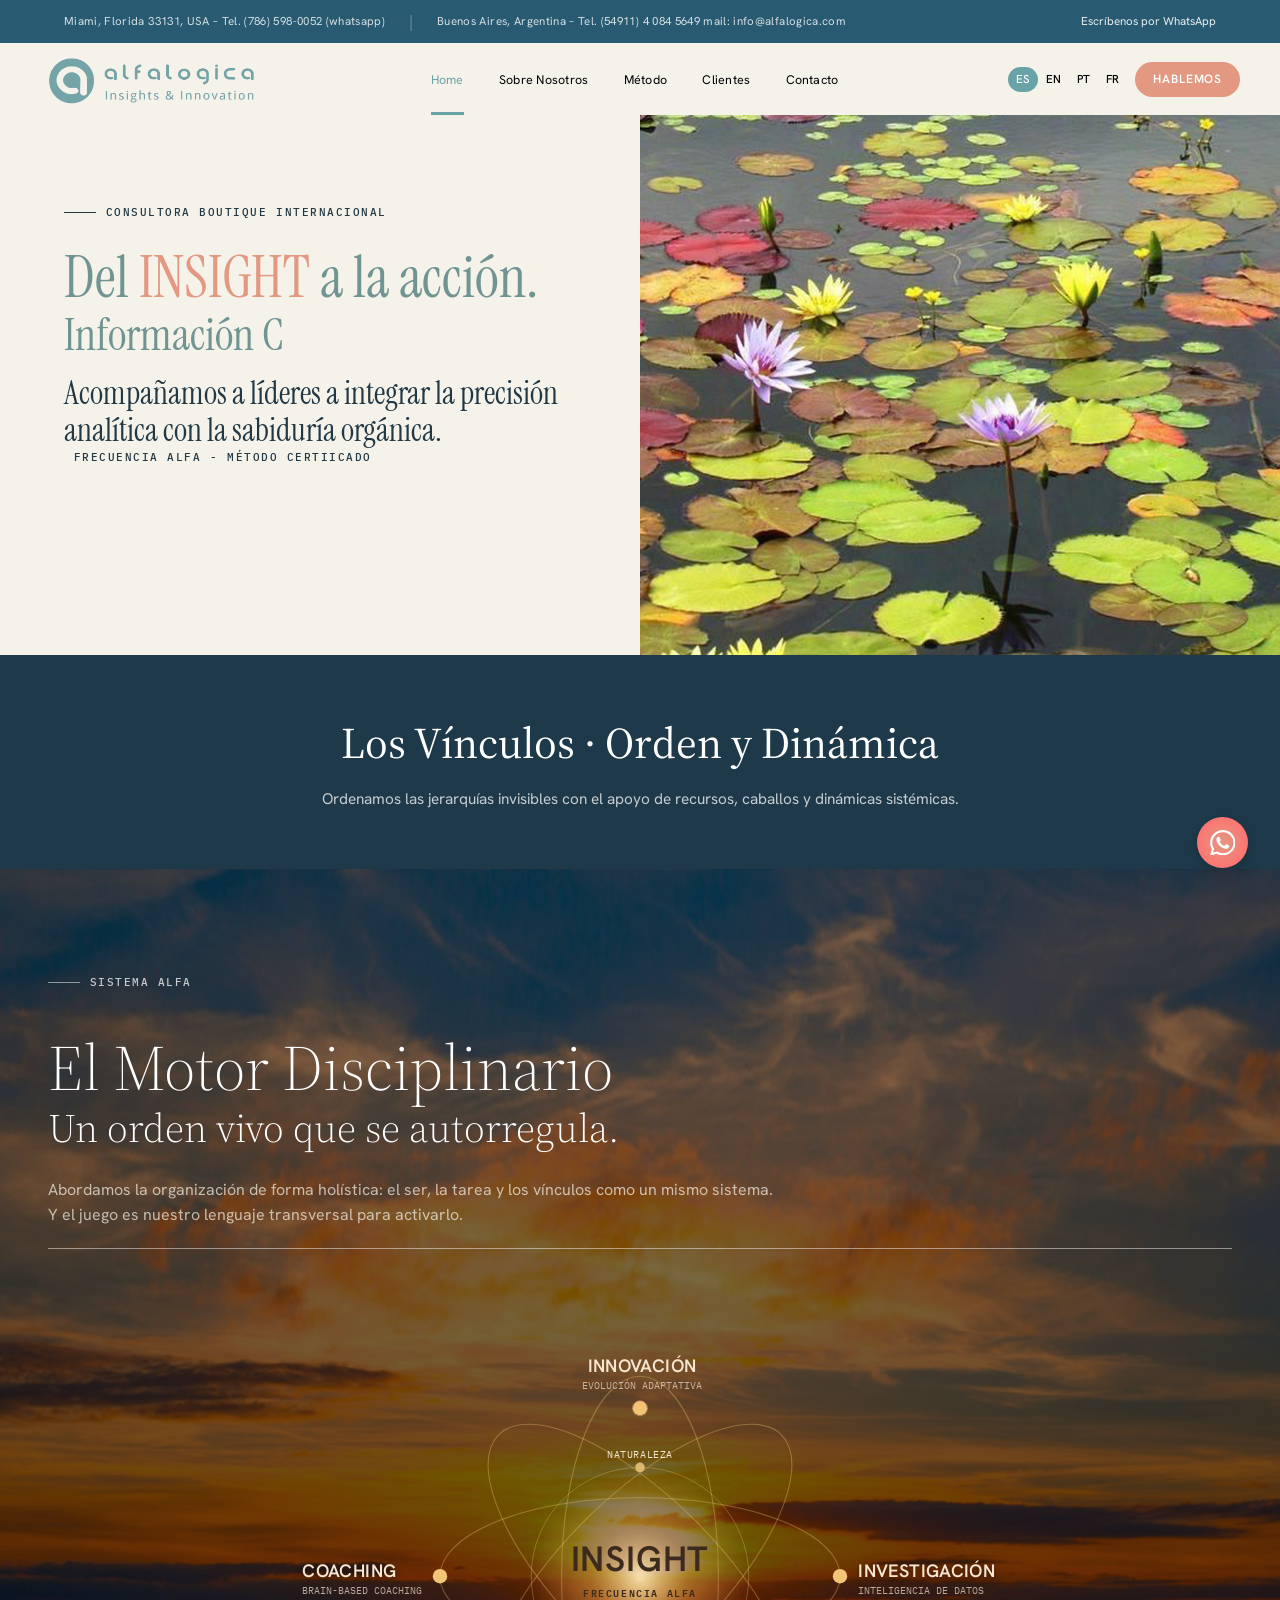
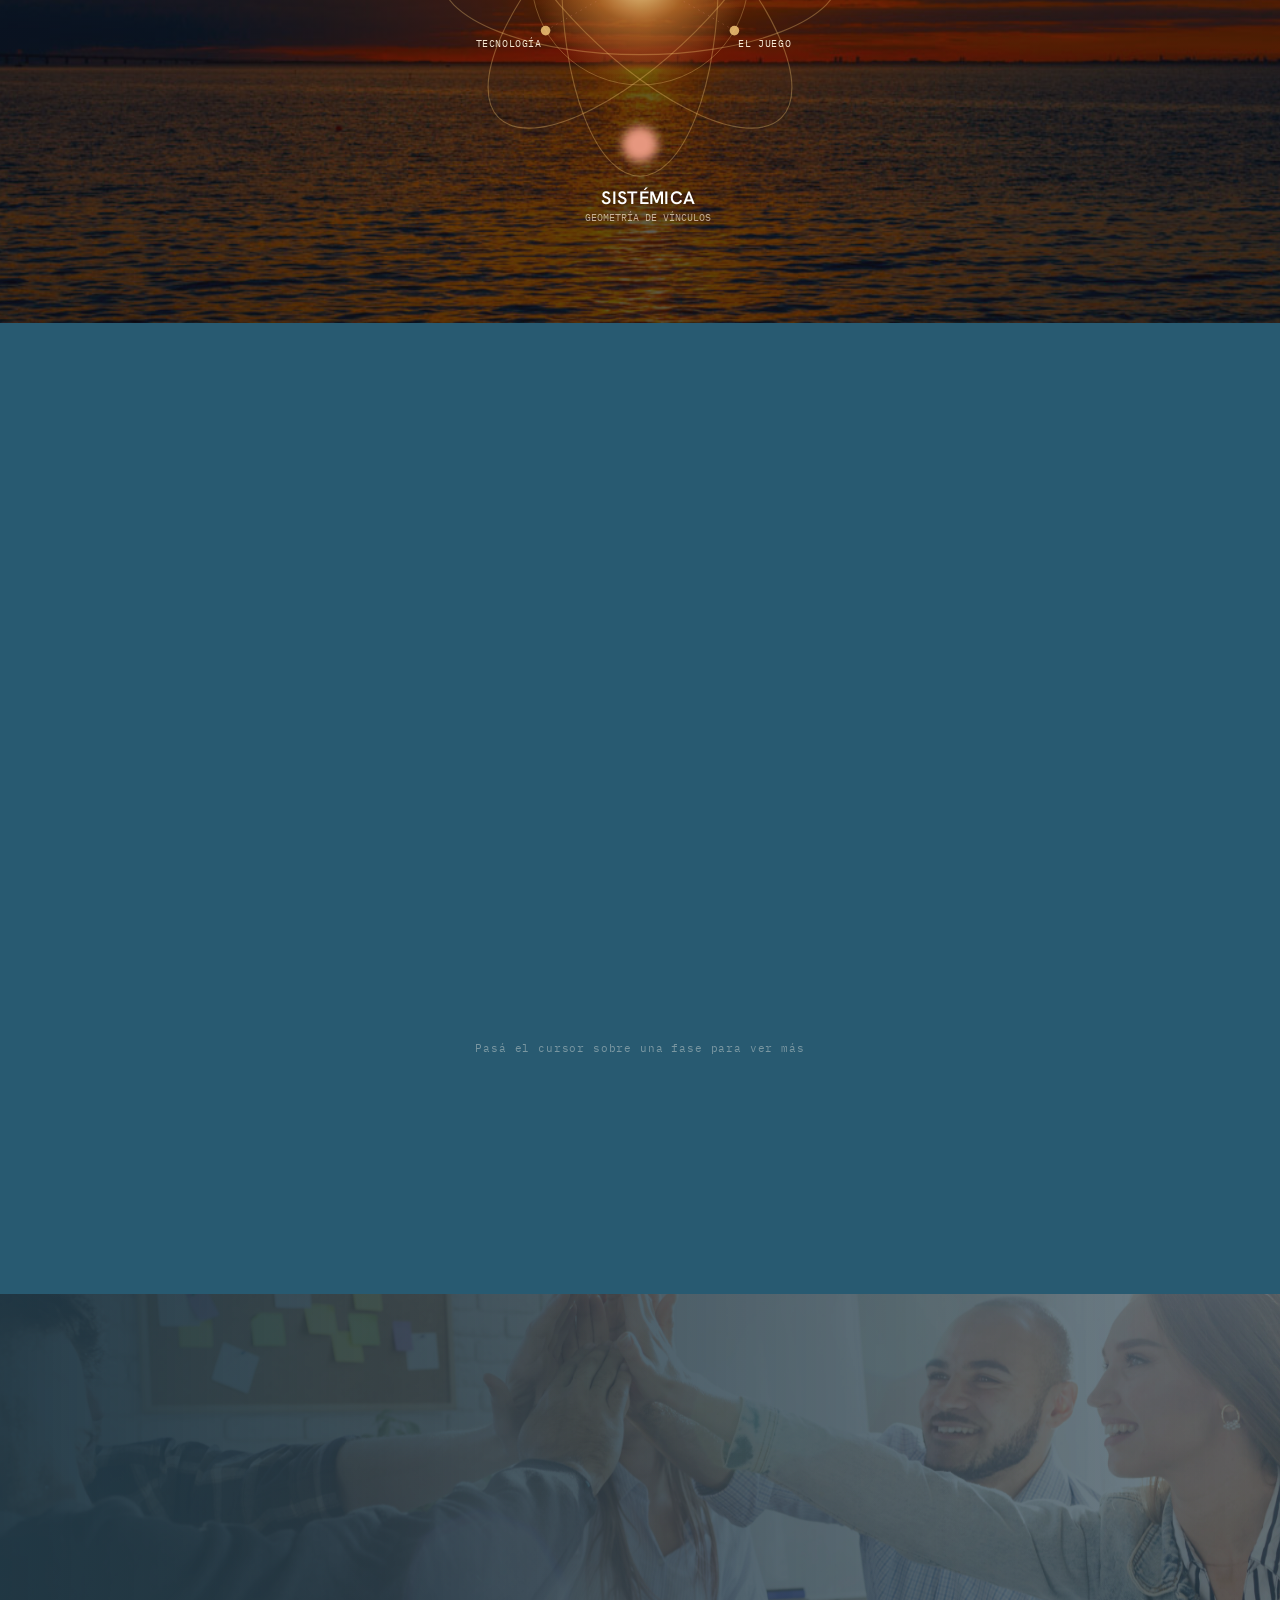
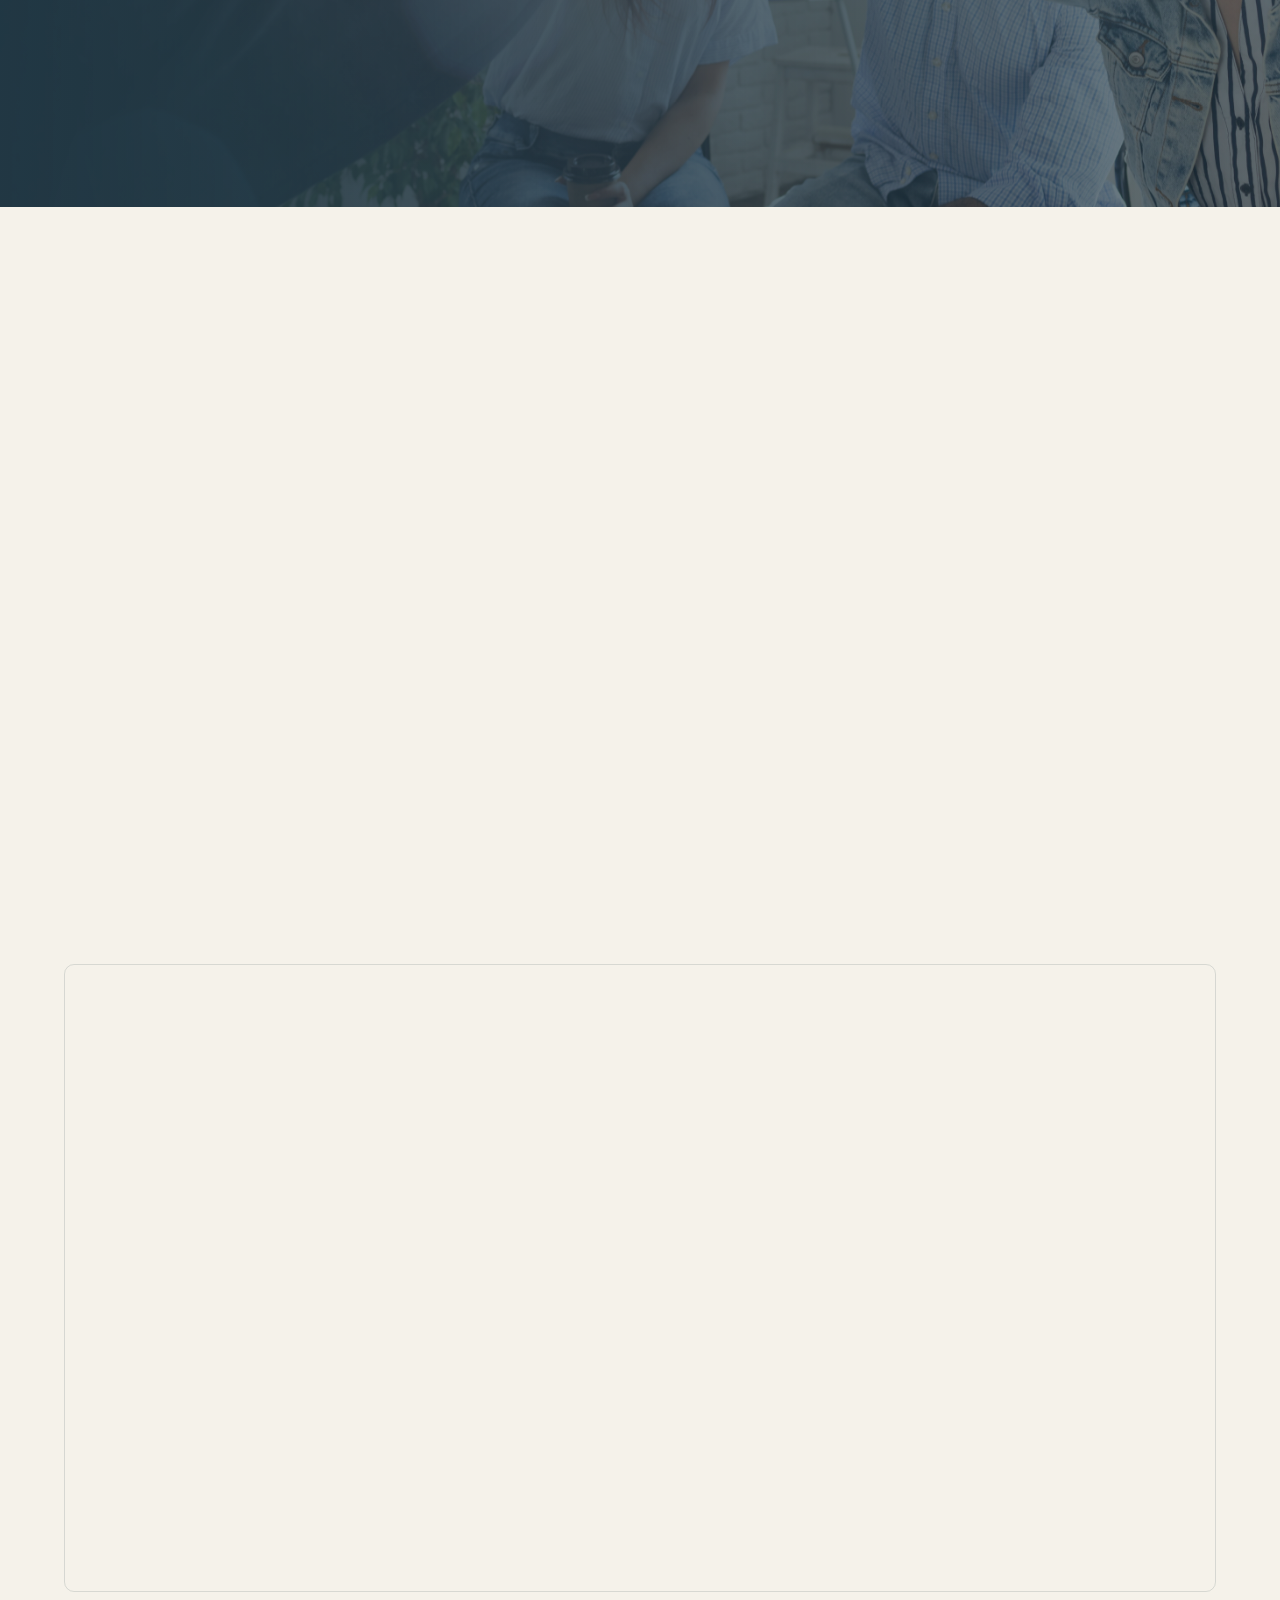
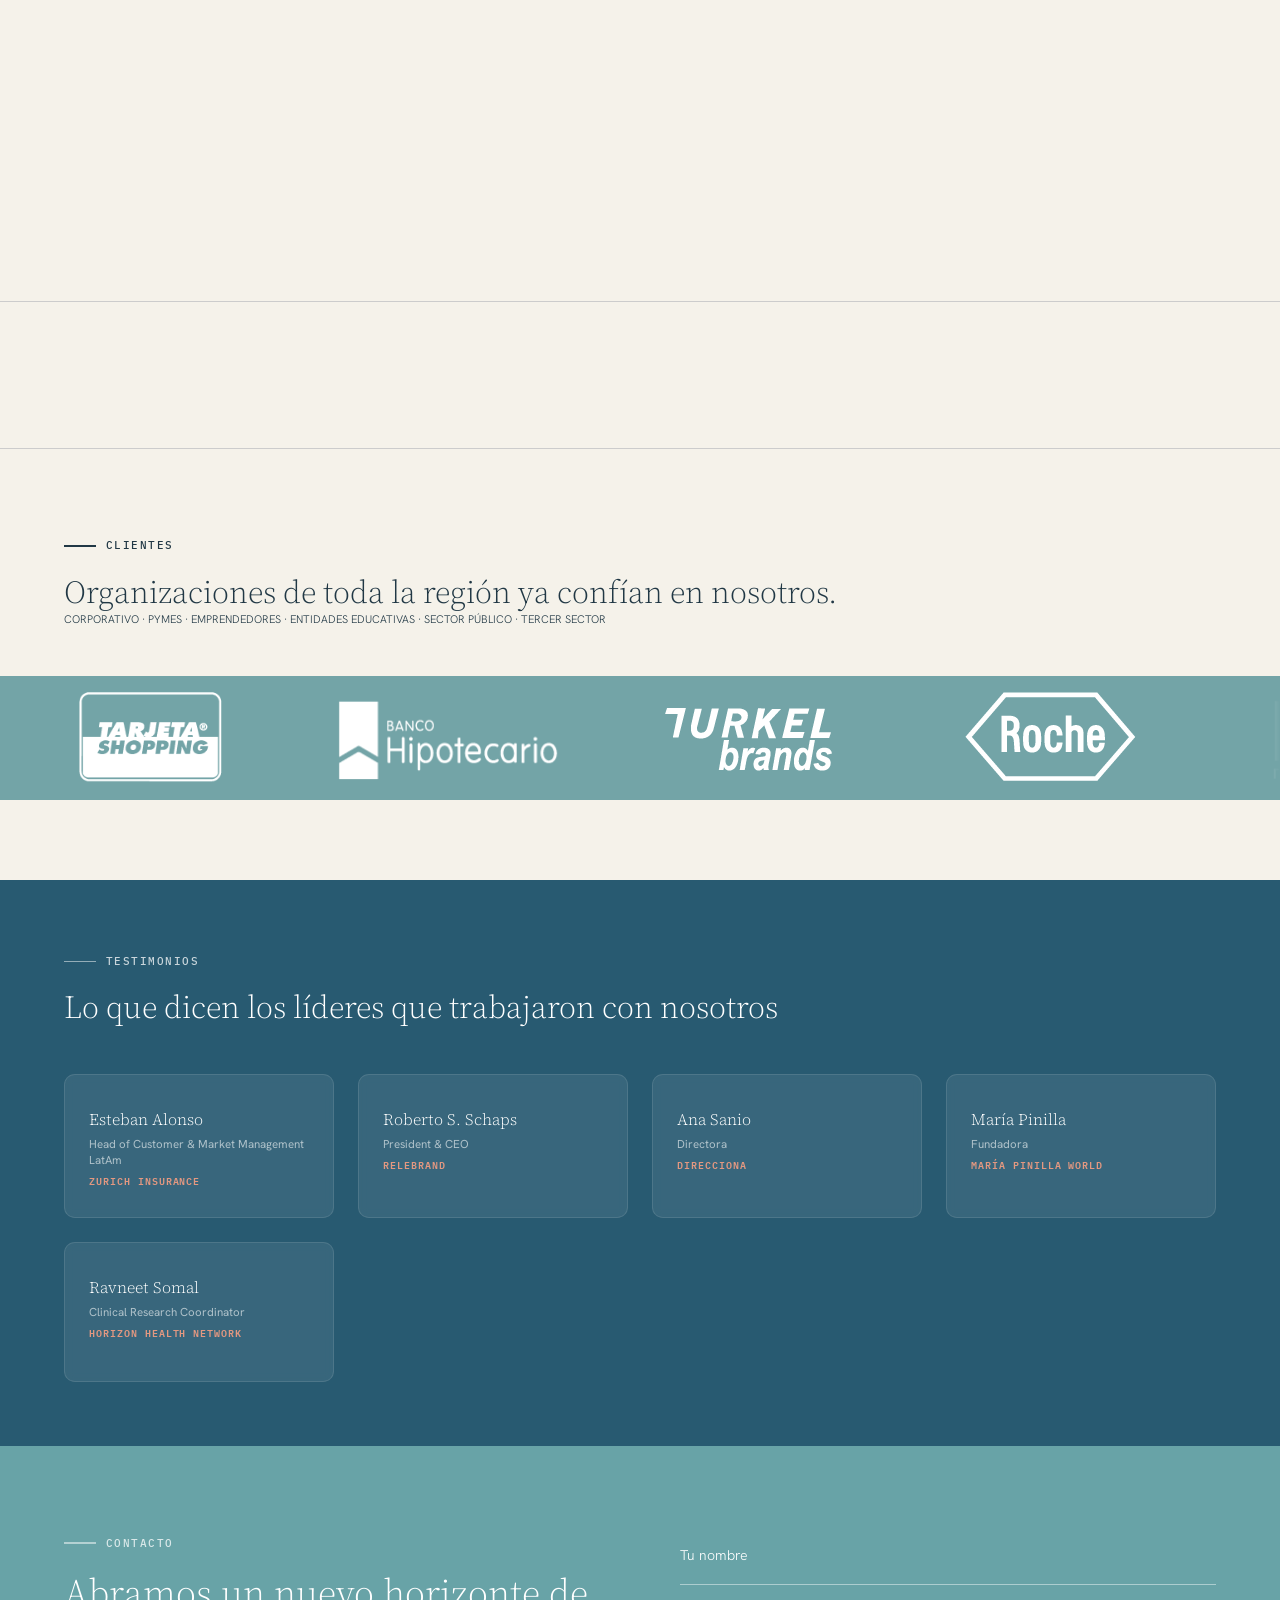
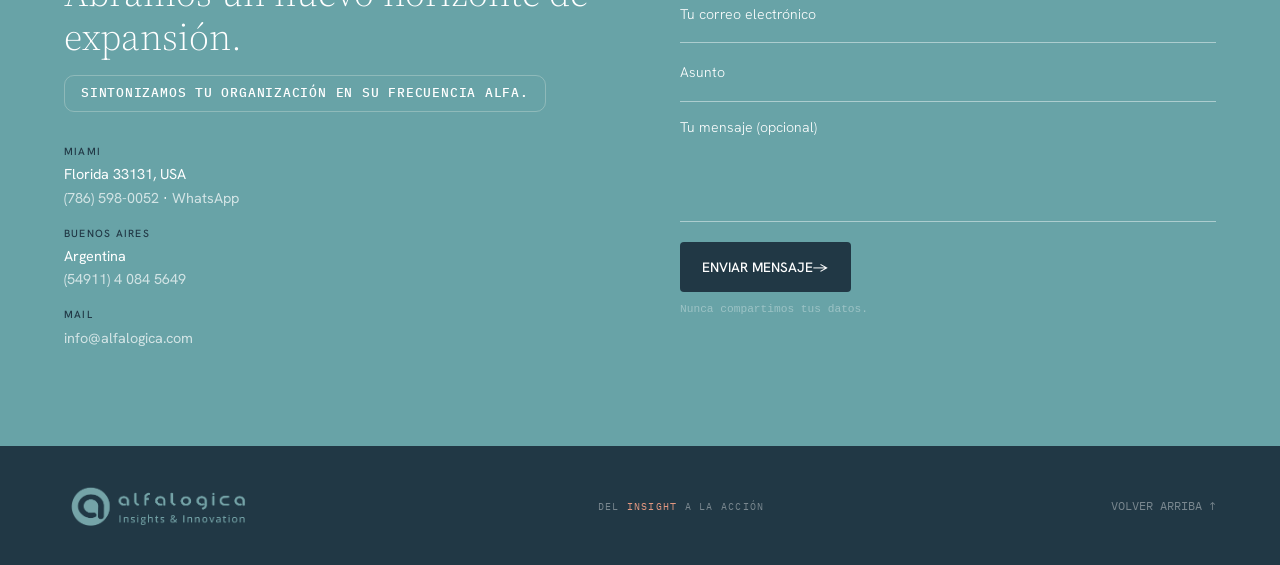
<file: index.html>
<!doctype html>
<html lang="es">

<head>
  <meta charset="UTF-8" />
  <meta name="viewport" content="width=device-width, initial-scale=1.0" />
  <title>Alfalógica · Insights & Innovation</title>
  <link rel="preconnect" href="https://fonts.googleapis.com" />
  <link rel="preconnect" href="https://fonts.gstatic.com" crossorigin />
  <link
    href="https://fonts.googleapis.com/css2?family=Hanken+Grotesk&family=IBM+Plex+Mono&family=Instrument+Serif&family=Source+Serif+4:opsz@8..60&display=swap"
    rel="stylesheet" />
  <link rel="stylesheet" href="css/styles.css" />
  <script src="js/scripts.js" defer></script>
  <style>
    /* ─── SECCIÓN JIA (PARALLAX SUAVE EN IMAGEN DE FONDO) ─── */
    .jia-section {
      position: relative;
      overflow: hidden;
    }

    .jia-section__bg {
      position: absolute;
      inset: 0;
      overflow: hidden;
      will-change: transform;
    }

    .jia-section__bg img {
      position: absolute;
      top: 0;
      left: 0;
      width: 100%;
      height: 100%;
      object-fit: cover;
      transform: translate3d(0, 0, 0) scale(1.15);
      will-change: transform;
    }

    /* ─── SECCIÓN FRASES (FADE IN/OUT) ─── */
    .frases-section {
      background: #1e3a4a;
      width: 100%;
      padding: 2rem 1.5rem;
      display: flex;
      justify-content: center;
      align-items: center;
      min-height: 150px;
    }

    .frases-container {
      max-width: 900px;
      width: 100%;
      text-align: center;
      margin: 0 auto;
    }

    .frases-container .frase-wrapper {
      display: flex;
      flex-direction: column;
      align-items: center;
      justify-content: center;
      min-height: 150px;
    }

    .frases-container .frase-principal {
      font-family: 'Source Serif 4', 'Instrument Serif', serif;
      font-size: clamp(27px, 3.4vw, 44px);
      color: #ffffff;
      line-height: 1.4;
      margin: 0;
      padding: 0;
      opacity: 0;
      transition: opacity 0.8s ease-in-out;
    }

    .frases-container .frase-principal.visible {
      opacity: 1;
    }

    .frases-container .frase-principal.hidden {
      opacity: 0;
    }

    .frases-container .bajada {
      font-family: 'Hanken Grotesk', sans-serif;
      font-size: clamp(14px, 1.2vw, 18px);
      color: rgba(255, 255, 255, 0.75);
      line-height: 1.6;
      margin-top: 0.8rem;
      opacity: 0;
      transition: opacity 0.6s ease-in-out 0.3s;
      max-width: 700px;
    }

    .frases-container .bajada.visible {
      opacity: 1;
    }

    .frases-container .bajada.hidden {
      opacity: 0;
    }

    @media (max-width: 600px) {
      .frases-section {
        min-height: 320px;
        padding: 3rem 1.2rem;
      }

      .frases-container .frase-wrapper {
        min-height: 200px;
      }

      .frases-container .bajada {
        font-size: 14px;
        padding: 0 0.5rem;
      }
    }
  </style>
</head>

<body>
  <div class="topbar">
    <div class="topbar__inner">
      <span class="topbar__text" data-es="Miami, Florida 33131, USA – Tel. (786) 598-0052 (whatsapp)"
        data-en="Miami, Florida 33131, USA – Tel. (786) 598-0052 (whatsapp)"
        data-pt="Miami, Flórida 33131, EUA – Tel. (786) 598-0052 (whatsapp)"
        data-fr="Miami, Floride 33131, États-Unis – Tél. (786) 598-0052 (whatsapp)">Miami, Florida 33131, USA – Tel.
        <a href="tel:+17865980052">(786) 598-0052</a> (<a href="https://wa.me/17865980052">whatsapp</a>)</span>
      <span class="topbar__sep">|</span>
      <span class="topbar__text" data-es="Buenos Aires, Argentina – Tel. (54911) 4 084 5649 mail: info@alfalogica.com"
        data-en="Buenos Aires, Argentina – Tel. (54911) 4 084 5649 mail: info@alfalogica.com"
        data-pt="Buenos Aires, Argentina – Tel. (54911) 4 084 5649 e-mail: info@alfalogica.com"
        data-fr="Buenos Aires, Argentine – Tél. (54911) 4 084 5649 mail: info@alfalogica.com">Buenos Aires, Argentina –
        Tel.
        <a href="tel:+541140845649">(54911) 4 084 5649</a> mail:
        <a href="mailto:info@alfalogica.com">info@alfalogica.com</a></span>
      <a href="https://wa.me/17865980052" target="_blank" class="topbar__whatsapp" data-es="Escríbenos por WhatsApp"
        data-en="Write us on WhatsApp" data-pt="Escreva-nos no WhatsApp" data-fr="Écrivez-nous sur WhatsApp">
        Escríbenos por WhatsApp
      </a>
    </div>
  </div>

  <nav class="nav" id="nav">
    <div class="nav__inner">
      <a class="nav__logo" href="#"><img src="images/logo.png" alt="Alfalógica" /></a>

      <ul class="nav__links" id="navLinks">
        <li>
          <a href="/" class="active" data-es="Home" data-en="Home" data-pt="Início" data-fr="Accueil">Home</a>
        </li>
        <li>
          <a href="sobre-nosotros.html" data-es="Sobre Nosotros" data-en="About Us" data-pt="Sobre Nós"
            data-fr="À propos">Sobre Nosotros</a>
        </li>
        <li>
          <a href="metodo.html" data-es="Método" data-en="Method" data-pt="Método" data-fr="Méthode">Método</a>
        </li>
        <li>
          <a href="#clientes" data-es="Clientes" data-en="Clients" data-pt="Clientes" data-fr="Clients">Clientes</a>
        </li>
        <li>
          <a href="contacto.html" data-es="Contacto" data-en="Contact Us" data-pt="Contato" data-fr="">Contacto</a>
        </li>
      </ul>

      <div class="nav__right">
        <div class="nav__lang">
          <a href="#" class="active" data-lang="es">ES</a>
          <a href="#" data-lang="en">EN</a>
          <a href="#" data-lang="pt">PT</a>
          <a href="#" data-lang="fr">FR</a>
        </div>
        <details class="nav__lang-dropdown">
          <summary aria-label="Cambiar idioma">
            <span id="navLangCurrent">ES</span>
          </summary>
          <div class="nav__lang-dropdown__menu">
            <a href="#" class="active" data-lang="es">ES</a>
            <a href="#" data-lang="en">EN</a>
            <a href="#" data-lang="pt">PT</a>
            <a href="#" data-lang="fr">FR</a>
          </div>
        </details>
        <div class="nav__cta">
          <a href="/contacto" data-es="Hablemos" data-en="Let's talk" data-pt="Conversemos"
            data-fr="parlons-en">Hablemos</a>
        </div>
        <button class="nav__hamburger" id="hamburger" aria-label="Abrir menú" aria-expanded="false">
          <span></span><span></span><span></span>
        </button>
      </div>
    </div>

    <ul class="nav__mobile" id="mobileMenu">
      <li>
        <a href="#" class="active" data-es="Home" data-en="Home" data-pt="Início" data-fr="Accueil">Home</a>
      </li>
      <li>
        <a href="/sobre-nosotros" data-es="Sobre Nosotros" data-en="About Us" data-pt="Sobre Nós"
          data-fr="À propos">Sobre Nosotros</a>
      </li>
      <li>
        <a href="/metodo" data-es="Método" data-en="Method" data-pt="Método" data-fr="Méthode">Método</a>
      </li>
      <li>
        <a href="#clientes" data-es="Clientes" data-en="Clients" data-pt="Clientes" data-fr="Clients">Clientes</a>
      </li>
      <li>
        <a href="/contacto" data-es="Contacto" data-en="Contact" data-pt="Contato" data-fr="Contact">Contacto</a>
      </li>
      <li class="nav__mobile__lang">
        <a href="#" class="active" data-lang="es">ES</a>
        <a href="#" data-lang="en">EN</a>
        <a href="#" data-lang="pt">PT</a>
        <a href="#" data-lang="fr">FR</a>
      </li>
    </ul>
  </nav>

  <section class="hero">
    <div class="hero__left">
      <div class="manifiesto__label">
        <span class="label-tag" data-es="Consultora boutique internacional" data-en="International boutique consultancy"
          data-pt="Consultoria boutique internacional" data-fr="Cabinet de conseil boutique international">
          Consultora boutique internacional
        </span>
      </div>

      <h1 class="hero__h1" id="heroH1"></h1>
      <h2 class="hero__h2" id="heroH2"></h2>
      <h3 data-es="   Acompañamos a líderes a integrar la precisión analítica con la sabiduría orgánica."
        data-en="We support leaders in integrating analytical precision with organic wisdom."
        data-pt="Acompanhamos líderes a integrar a precisão analítica com a sabedoria orgânica."
        data-fr="Nous accompagnons les leaders à intégrer la précision analytique à la sagesse organique.">
        Acompañamos a líderes a integrar la precisión analítica con la
        sabiduría orgánica.
      </h3>
      <span class="label-tag sin-linea" data-es="FRECUENCIA ALFA - MÉTODO CERTIICADO"
        data-en="FRECUENCIA ALFA - MÉTODO CERTIICADO" data-pt="FRECUENCIA ALFA" data-fr="FRECUENCIA ALFA">
        FRECUENCIA ALFA - MÉTODO CERTIICADO
      </span>
    </div>
    <div class="hero__right">
      <img src="images/foto1.jpg" alt="Equipo de consultoría en reunión" />
    </div>
  </section>

  <!-- ─── SECCIÓN FRASES (FADE IN/OUT) ─── -->
  <section class="frases-section" id="frases">
    <div class="frases-container">
      <div class="frase-wrapper" id="fraseWrapper">
        <p class="frase-principal visible" id="frasePrincipal">
          Los Vínculos · Orden y Dinámica
        </p>
        <p class="bajada visible" id="bajada">
          Ordenamos las jerarquías invisibles con el apoyo de recursos, caballos y dinámicas sistémicas.
        </p>
      </div>
    </div>
  </section>

  <!-- ─── RESTO DEL CONTENIDO (se mantiene igual) ─── -->
  <!-- ─── DIAGRAMA (sección traducida) ─── -->
  <div class="diagrama"
    style="background: url(images/sunset.jpg) center 25% / cover rgb(26, 20, 16); position: relative; padding:  0px; filter: brightness(1) saturate(1.05);">

    <div class="sa-diagram-wrap">

      <section class="sistema-banner" id="metodo">


        <div class="sistema-banner__content">
          <div class="clientes__inner">
            <div class="sistema-banner__label">
              <span class="label-tag label-tag--light" data-es="Sistema Alfa" data-en="Alpha System"
                data-pt="Sistema Alfa" data-fr="Système Alpha">Sistema Alfa</span>
            </div>
            <h2 class="sistema-banner__h2"
              data-es="El Motor Disciplinario<br/><em> Un orden vivo que se autorregula.</em>"
              data-en="The Disciplinary Engine<br/><em>A living order that self-regulates.</em>"
              data-pt="O Motor Disciplinar<br/><em>Uma ordem viva que se autorregula.</em>"
              data-fr="Le Moteur Disciplinaire<br/><em>Un ordre vivant qui s'autorégule.</em>">
              El Motor Disciplinario<br /><em>Un orden vivo que se autorregula.</em>
            </h2>
            <p class="subtitle-onDark" style="border-bottom: 1px solid #ffffff79; padding: 0 0 20px 0"
              data-es="Abordamos la organización de forma holística: el ser, la tarea y los vínculos como un mismo sistema.  <br> Y el juego es nuestro lenguaje transversal para activarlo."
              data-en="We approach the organization holistically: being, task, and relationships as one system.  <br>And play is our cross-cutting language to activate it."
              data-pt="Abordamos a organização de forma holística: o ser, a tarefa e os vínculos como um mesmo sistema.  <br>E o jogo é a nossa linguagem transversal para ativá-lo."
              data-fr="Nous abordons l'organisation de manière holistique : l'être, la tâche et les liens comme un même système.  <br>Et le jeu est notre langage transversal pour l'activer.">
              Abordamos la organización de forma holística: el ser, la tarea y los vínculos como un mismo sistema. Y el
              juego es
              nuestro lenguaje transversal para activarlo.
            </p>
          </div>
        </div>
      </section>

      <section data-dc-tpl="107" id="sistema">
        <div data-dc-tpl="108"
          style="position: absolute; inset: 0px; background: linear-gradient(rgba(15, 10, 8, 0.5), rgba(15, 10, 8, 0.68));">
        </div>
        <div data-dc-tpl="109" style="max-width: 1240px; margin: 0px auto; padding: 0px 32px; position: relative;">

          <!-- HOTSPOTS PARA MODALES (los círculos) -->
          <button class="sa-point sa-point--innovacion" data-modal="innovacion" aria-label="Innovación"></button>
          <button class="sa-point sa-point--coaching" data-modal="coaching" aria-label="Coaching"></button>
          <button class="sa-point sa-point--investigacion" data-modal="investigacion"
            aria-label="Investigación"></button>
          <button class="sa-point sa-point--sistemica" data-modal="sistemica" aria-label="Sistémica"></button>
          <button class="sa-point sa-point--center" data-modal="insight"
            aria-label="Insight · Frecuencia Alfa"></button>

          <div data-dc-tpl="121" style="display: flex; flex-direction: column; align-items: center; gap: 0px;">
            <!-- MENSAJE PARA MÓVIL -->
            <div class="sa-mobile-message">
              <span class="sa-mobile-icon">🔄</span>
              <p data-es="El diagrama interactivo del Sistema Alfa está disponible en tablet y escritorio. Te invitamos a explorarlo desde una pantalla más amplia para una experiencia completa."
                data-en="The Alpha System interactive diagram is available on tablet and desktop. We invite you to explore it from a larger screen for a complete experience."
                data-pt="O diagrama interativo do Sistema Alfa está disponível em tablet e desktop. Convidamos você a explorá-lo em uma tela maior para uma experiência completa."
                data-fr="Le diagramme interactif du Système Alpha est disponible sur tablette et ordinateur. Nous vous invitons à l'explorer sur un écran plus grand pour une expérience complète.">
                El diagrama interactivo del Sistema Alfa está disponible en tablet y escritorio. Te invitamos a
                explorarlo desde una pantalla más amplia para una experiencia completa.
              </p>
            </div>

            <div data-dc-tpl="122"
              style="padding: clamp(12px, 2vw, 24px) 0px; display: flex; justify-content: center; align-items: center; width: 100%;">
              <div data-dc-tpl="123" style="position: relative; width: 100%; max-width: 640px; aspect-ratio: 1 / 0.86;">
                <svg data-dc-tpl="124" viewBox="0 0 800 660"
                  style="position: absolute; inset: 0px; width: 100%; height: 100%; overflow: visible;">
                  <!-- (Todo el contenido del SVG se mantiene exactamente igual) -->
                  <defs data-dc-tpl="125">
                    <radialGradient data-dc-tpl="126" id="afGlow" cx="50%" cy="50%" r="50%">
                      <stop data-dc-tpl="127" offset="0%" stop-color="#FFE9B8" stop-opacity="0.95"></stop>
                      <stop data-dc-tpl="128" offset="45%" stop-color="#E8A24D" stop-opacity="0.45"></stop>
                      <stop data-dc-tpl="129" offset="100%" stop-color="#E8A24D" stop-opacity="0"></stop>
                    </radialGradient>
                  </defs>
                  <g data-dc-tpl="130" class="af-orbit"
                    style="transform-box: fill-box; transform-origin: center center; animation: 90s linear 0s infinite normal none running af-spin;">
                    <ellipse data-dc-tpl="131" cx="400" cy="330" rx="250" ry="98" fill="none" stroke="#F0C57A"
                      stroke-opacity="0.35" stroke-width="1.4"></ellipse>
                    <ellipse data-dc-tpl="132" cx="400" cy="330" rx="250" ry="98" fill="none" stroke="#F0C57A"
                      stroke-opacity="0.35" stroke-width="1.4" transform="rotate(45 400 330)"></ellipse>
                    <ellipse data-dc-tpl="133" cx="400" cy="330" rx="250" ry="98" fill="none" stroke="#F0C57A"
                      stroke-opacity="0.35" stroke-width="1.4" transform="rotate(90 400 330)"></ellipse>
                    <ellipse data-dc-tpl="134" cx="400" cy="330" rx="250" ry="98" fill="none" stroke="#F0C57A"
                      stroke-opacity="0.35" stroke-width="1.4" transform="rotate(135 400 330)"></ellipse>
                  </g>
                  <circle data-dc-tpl="135" class="af-core" cx="400" cy="330" r="136" fill="url(#afGlow)"
                    style="transform-box: fill-box; transform-origin: center center; animation: 6s ease-in-out 0s infinite normal none running af-pulse;">
                  </circle>
                  <circle data-dc-tpl="136" cx="400" cy="330" r="136" fill="none" stroke="#F0C57A" stroke-opacity="0.4"
                    stroke-width="1"></circle>
                  <line data-dc-tpl="137" x1="400" y1="330" x2="400" y2="194" stroke="#E39881" stroke-opacity="0.3"
                    stroke-width="1" stroke-dasharray="2 5"></line>
                  <line data-dc-tpl="138" x1="400" y1="330" x2="518" y2="398" stroke="#E39881" stroke-opacity="0.3"
                    stroke-width="1" stroke-dasharray="2 5"></line>
                  <line data-dc-tpl="139" x1="400" y1="330" x2="282" y2="398" stroke="#E39881" stroke-opacity="0.3"
                    stroke-width="1" stroke-dasharray="2 5"></line>
                  <circle data-dc-tpl="140" cx="400" cy="120" r="22" fill="#E39881" opacity="0"
                    style="filter: blur(6px);"></circle>
                  <circle data-dc-tpl="141" cx="650" cy="330" r="22" fill="#E39881" opacity="0"
                    style="filter: blur(6px);"></circle>
                  <circle data-dc-tpl="142" cx="400" cy="540" r="22" fill="#E39881" opacity="1"
                    style="filter: blur(6px);"></circle>
                  <circle data-dc-tpl="143" cx="150" cy="330" r="22" fill="#E39881" opacity="0"
                    style="filter: blur(6px);"></circle>
                  <circle data-dc-tpl="144" cx="400" cy="120" r="9" fill="#F0C57A"></circle>
                  <circle data-dc-tpl="145" cx="400" cy="120" r="9" fill="none" stroke="#E39881" stroke-width="1.2"
                    stroke-opacity="0.55">
                    <animate data-dc-tpl="146" attributeName="r" values="9;16;9" dur="2.6s" repeatCount="indefinite">
                    </animate>
                    <animate data-dc-tpl="147" attributeName="stroke-opacity" values="0.55;0;0.55" dur="2.6s"
                      repeatCount="indefinite"></animate>
                  </circle>
                  <circle data-dc-tpl="148" cx="400" cy="194" r="6" fill="#F0C57A" opacity="0.85"></circle>
                  <circle data-dc-tpl="149" cx="518" cy="398" r="6" fill="#F0C57A" opacity="0.85"></circle>
                  <circle data-dc-tpl="150" cx="282" cy="398" r="6" fill="#F0C57A" opacity="0.85"></circle>
                  <circle data-dc-tpl="151" cx="650" cy="330" r="9" fill="#F0C57A"></circle>
                  <circle data-dc-tpl="152" cx="400" cy="540" r="9" fill="#E39881"></circle>
                  <circle data-dc-tpl="153" cx="150" cy="330" r="9" fill="#F0C57A"></circle>
                  <text data-dc-tpl="154" x="400" y="324" text-anchor="middle"
                    font-family="Hanken Grotesk, system-ui, sans-serif" font-size="44" font-weight="600" fill="#3A2A1E"
                    letter-spacing="1">INSIGHT</text>
                  <text data-dc-tpl="155" x="400" y="356" text-anchor="middle" font-family="IBM Plex Mono, monospace"
                    font-size="13" fill="#3A2A1E" letter-spacing="2" font-weight="600" data-en="ALPHA FREQUENCY"
                    data-es="FRECUENCIA ALFA" data-pt="FREQUÊNCIA ALFA" data-fr="FRÉQUENCE ALPHA">FRECUENCIA ALFA</text>
                </svg>

                <!-- ⬇️ BOTONES DE TEXTO CON CLASE "sa-point" ⬇️ -->
                <!-- BOTÓN INNOVACIÓN -->
                <button class="sa-point" data-modal="innovacion"
                  style="position: absolute; left: 35%; top: 9%; transform: translateX(-50%); background: none; border: none; cursor: pointer; padding: 4px 8px; text-align: center;">
                  <div class="sa-label-main" data-en="INNOVATION" data-pt="INOVAÇÃO" data-fr="INNOVATION"
                    data-es="INNOVACIÓN"
                    style="font-family: var(--font-sans); font-weight: 600; font-size: clamp(14px, 1.6vw, 18px); letter-spacing: 0.02em; color: rgb(245, 230, 211);">
                    INNOVACIÓN</div>
                  <div data-en="Adaptive evolution" data-pt="Evolução adaptativa" data-fr="Évolution adaptative"
                    data-es="Evolución adaptativa"
                    style="font-family: var(--font-mono); font-size: 10px; color: rgba(245, 230, 211, 0.7); margin-top: 2px;">
                    Evolución adaptativa</div>
                </button>

                <!-- BOTÓN INVESTIGACIÓN -->
                <button class="sa-point" data-modal="investigacion"
                  style="position: absolute; right: 14%; top: 48%; transform: translateY(-50%); background: none; border: none; cursor: pointer; padding: 4px 8px; text-align: left;">
                  <div class="sa-label-main" data-en="RESEARCH" data-pt="PESQUISA" data-fr="RECHERCHE"
                    data-es="INVESTIGACIÓN"
                    style="font-family: var(--font-sans); font-weight: 600; font-size: clamp(14px, 1.6vw, 18px); letter-spacing: 0.02em; color: rgb(245, 230, 211); transition: color 0.3s; text-shadow: rgba(0, 0, 0, 0.5) 0px 1px 6px;">
                    INVESTIGACIÓN</div>
                  <div data-en="Data intelligence" data-pt="Inteligência de Dados" data-fr="Intelligence des données"
                    data-es="Inteligencia de Datos"
                    style="font-family: var(--font-mono); font-size: 10px; color: rgba(245, 230, 211, 0.7); margin-top: 2px;">
                    Inteligencia de Datos</div>
                </button>

                <!-- BOTÓN SISTÉMICA -->
                <button class="sa-point" data-modal="sistemica"
                  style="position: absolute; left: 36%; bottom: 9%; transform: translateX(-50%); background: none; border: none; cursor: pointer; padding: 4px 8px; text-align: center;">
                  <div class="sa-label-main" data-en="SYSTEMIC" data-pt="SISTÊMICA" data-fr="SYSTÉMIQUE"
                    data-es="SISTÉMICA"
                    style="font-family: var(--font-sans); font-weight: 600; font-size: clamp(14px, 1.6vw, 18px); letter-spacing: 0.02em; color: rgb(255, 255, 255); transition: color 0.3s; text-shadow: rgba(0, 0, 0, 0.5) 0px 1px 6px;">
                    SISTÉMICA</div>
                  <div data-en="Geometry of bonds" data-pt="Geometria dos Vínculos" data-fr="Géométrie des liens"
                    data-es="Geometría de Vínculos"
                    style="font-family: var(--font-mono); font-size: 10px; color: rgba(245, 230, 211, 0.7); margin-top: 2px;">
                    Geometría de Vínculos</div>
                </button>

                <!-- BOTÓN COACHING -->
                <button class="sa-point" data-modal="coaching"
                  style="position: absolute; left: -4%; top: 48%; transform: translateY(-50%); background: none; border: none; cursor: pointer; padding: 4px 8px; text-align: left;">
                  <div class="sa-label-main" data-en="COACHING" data-pt="COACHING" data-fr="COACHING" data-es="COACHING"
                    style="font-family: var(--font-sans); font-weight: 600; font-size: clamp(14px, 1.6vw, 18px); letter-spacing: 0.02em; color: rgb(245, 230, 211); transition: color 0.3s; text-shadow: rgba(0, 0, 0, 0.5) 0px 1px 6px;">
                    COACHING</div>
                  <div data-en="Brain-Based Coaching" data-pt="Coaching Baseado no Cérebro"
                    data-fr="Coaching basé sur le cerveau" data-es="Brain-Based Coaching"
                    style="font-family: var(--font-mono); font-size: 10px; color: rgba(245, 230, 211, 0.7); margin-top: 2px;">
                    Brain-Based Coaching</div>
                </button>

                <!-- Punto central (Insight) -->
                <button class="sa-point sa-point--center" data-modal="insight" aria-label="Insight"
                  style="position: absolute; left: 50%; top: 50%; width: 26%; height: 26%; transform: translate(-50%, -50%); background: none; border: none; cursor: pointer; border-radius: 50%;"></button>

                <!-- Botones transversales (sin modal) -->
                <button aria-label="Naturaleza"
                  style="position: absolute; left: 50%; top: 29.4%; transform: translate(-50%, -100%); background: none; border: none; cursor: pointer; padding: 2px 4px;">
                  <span data-en="NATURE" data-pt="NATUREZA" data-fr="NATURE" data-es="NATURALEZA"
                    style="font-family: var(--font-mono); font-size: 10px; letter-spacing: 0.06em; color: rgb(245, 230, 211); transition: color 0.3s;">NATURALEZA</span>
                </button>
                <button aria-label="Tecnología"
                  style="position: absolute; left: 35.25%; top: 60.3%; transform: translate(-100%, 0px); background: none; border: none; cursor: pointer; padding: 2px 4px; text-align: right;">
                  <span data-en="TECHNOLOGY" data-pt="TECNOLOGIA" data-fr="TECHNOLOGIE" data-es="TECNOLOGÍA"
                    style="font-family: var(--font-mono); font-size: 10px; letter-spacing: 0.06em; color: rgb(245, 230, 211); transition: color 0.3s;">TECNOLOGÍA</span>
                </button>
                <button aria-label="El juego"
                  style="position: absolute; left: 64.75%; top: 60.3%; background: none; border: none; cursor: pointer; padding: 2px 4px;">
                  <span data-en="PLAY" data-pt="O JOGO" data-fr="LE JEU" data-es="EL JUEGO"
                    style="font-family: var(--font-mono); font-size: 10px; letter-spacing: 0.06em; color: rgb(245, 230, 211); transition: color 0.3s;">EL
                    JUEGO</span>
                </button>
              </div>
            </div>
          </div>
        </div>
      </section>
    </div>
  </div>
  <!-- ─── FIN DIAGRAMA ─── -->

  <!-- MODAL SISTEMA ALFA® -->
  <div class="sa-overlay" id="saOverlay">
    <div class="sa-modal" role="dialog" aria-modal="true" id="saModal">
      <button class="sa-modal-close" id="saClose" aria-label="Cerrar">
        &#10005;
      </button>
      <div class="sa-modal-header" id="saHeader"></div>
      <div class="sa-modal-scroll" id="saScroll"></div>
    </div>
  </div>

  <div class="programas-alfa-wrapper">
    <div class="programas-alfa-inner">
      <div class="programas-alfa-header">
        <span class="programas-alfa-label" data-es="Programas Alfa" data-en="Alpha Programs" data-pt="Programas Alfa"
          data-fr="Programmes Alpha">Programas Alfa</span>
        <h2 class="programas-alfa-title" data-es="Un recorrido calibrado al ritmo de tu organización."
          data-en="A path calibrated to your organization's rhythm."
          data-pt="Um percurso calibrado ao ritmo da sua organização."
          data-fr="Un parcours calibré au rythme de votre organisation.">Un recorrido calibrado al ritmo de tu
          organización.</h2>
        <p class="programas-alfa-subtitle"
          data-es="Cuatro intensidades, del primer impulso al eco pleno en todo el sistema."
          data-en="Four intensities, from first impulse to full echo across the system."
          data-pt="Quatro intensidades, do primeiro impulso ao eco pleno em todo o sistema."
          data-fr="Quatre intensités, du premier élan à l'écho pleinement diffusé dans tout le système.">Cuatro
          intensidades, del primer impulso al eco pleno en todo el sistema.</p>
      </div>

      <!-- Gráfico de onda -->
      <div class="programas-alfa-wave" data-reveal>
        <svg class="wave-svg" viewBox="0 0 1176 90" preserveAspectRatio="none">
          <path class="wave-path"
            d="M0 45 Q32.7 41.1 65.3 45 Q98.0 50.6 130.7 45 Q163.3 37.7 196.0 45 Q228.7 54.0 261.3 45 Q294.0 34.3 326.7 45 Q359.3 57.5 392.0 45 Q424.7 30.8 457.3 45 Q490.0 60.9 522.7 45 Q555.3 27.4 588.0 45 Q620.7 64.4 653.3 45 Q686.0 23.9 718.7 45 Q751.3 67.8 784.0 45 Q816.7 20.5 849.3 45 Q882.0 71.3 914.7 45 Q947.3 17.0 980.0 45 Q1012.7 74.7 1045.3 45 Q1078.0 13.6 1110.7 45 Q1143.3 78.1 1176.0 45"
            fill="none" stroke="#68A3A7" stroke-width="2" stroke-opacity="0.85" stroke-linecap="round" />
          <circle class="wave-circle" cx="1176" cy="45" r="6" fill="#E39881" />
        </svg>
        <div class="wave-labels">
          <span class="wave-label wave-label--low" data-es="BAJA AMPLITUD" data-en="LOW AMPLITUDE"
            data-pt="BAIXA AMPLITUDE" data-fr="BASSE AMPLITUDE">BAJA AMPLITUD</span>
          <span class="wave-label wave-label--full" data-es="FRECUENCIA ALFA PLENA" data-en="FULL ALPHA FREQUENCY"
            data-pt="FREQUÊNCIA ALFA PLENA" data-fr="FRÉQUENCE ALPHA PLEINE">FRECUENCIA ALFA PLENA</span>
        </div>
      </div>

      <!-- Tarjetas de programas -->
      <div class="programas-alfa-grid" data-reveal>
        <!-- Tarjeta 1: Impulse -->
        <div class="programa-card-alfa" tabindex="0">
          <div class="programa-card-alfa__top">
            <span class="programa-card-alfa__number">01</span>
            <span class="programa-card-alfa__duration" data-es="hasta 3 meses" data-en="up to 3 months"
              data-pt="até 3 meses" data-fr="jusqu'à 3 mois">hasta 3 meses</span>
          </div>
          <div class="programa-card-alfa__tag" data-es="DIAGNÓSTICO" data-en="DIAGNOSIS" data-pt="DIAGNÓSTICO"
            data-fr="DIAGNOSTIC">DIAGNÓSTICO</div>
          <h3 class="programa-card-alfa__title">Impulse</h3>
          <p class="programa-card-alfa__desc" data-es="Diagnóstico inicial y activación de la coherencia alfa."
            data-en="First diagnosis and activation of alpha coherence."
            data-pt="Diagnóstico inicial e ativação da coerência alfa."
            data-fr="Diagnostic initial et activation de la cohérence alpha.">Diagnóstico inicial y activación de la
            coherencia alfa.</p>
          <div class="programa-card-alfa__detail">
            <ul>
              <li data-es="Mapeo del ser, la tarea y los vínculos" data-en="Mapping of being, task and bonds"
                data-pt="Mapeamento do ser, da tarefa e dos vínculos"
                data-fr="Cartographie de l'être, de la tâche et des liens">Mapeo del ser, la tarea y los vínculos</li>
              <li data-es="Línea base de métricas para todo el recorrido" data-en="Baseline metrics for the whole path"
                data-pt="Linha base de métricas para todo o percurso" data-fr="Métriques de base pour tout le parcours">
                Línea base de métricas para todo el recorrido</li>
              <li data-es="Primera sesión de activación con el liderazgo" data-en="First leadership activation session"
                data-pt="Primeira sessão de ativação com a liderança"
                data-fr="Première session d'activation avec le leadership">Primera sesión de activación con el liderazgo
              </li>
            </ul>
          </div>
        </div>

        <!-- Tarjeta 2: Expansion -->
        <div class="programa-card-alfa" tabindex="0">
          <div class="programa-card-alfa__top">
            <span class="programa-card-alfa__number">02</span>
            <span class="programa-card-alfa__duration" data-es="hasta 6 meses" data-en="up to 6 months"
              data-pt="até 6 meses" data-fr="jusqu'à 6 mois">hasta 6 meses</span>
          </div>
          <div class="programa-card-alfa__tag" data-es="ESCALA" data-en="SCALING" data-pt="ESCALA"
            data-fr="DÉPLOIEMENT">ESCALA</div>
          <h3 class="programa-card-alfa__title">Expansion</h3>
          <p class="programa-card-alfa__desc" data-es="Escalamos el propósito a equipos y procesos."
            data-en="Scaling purpose across teams and processes."
            data-pt="Escalamos o propósito para equipes e processos."
            data-fr="Nous déployons le but aux équipes et aux processus.">Escalamos el propósito a equipos y procesos.
          </p>
          <div class="programa-card-alfa__detail">
            <ul>
              <li data-es="Talleres de equipo y dinámicas JIA" data-en="Team workshops and JIA dynamics"
                data-pt="Oficinas de equipe e dinâmicas JIA" data-fr="Ateliers d'équipe et dynamiques JIA">Talleres de
                equipo y dinámicas JIA</li>
              <li data-es="Primeras decisiones basadas en datos" data-en="First data-informed decisions"
                data-pt="Primeiras decisões baseadas em dados" data-fr="Premières décisions basées sur les données">
                Primeras decisiones basadas en datos</li>
              <li data-es="Los procesos compartidos toman forma" data-en="Shared processes take shape"
                data-pt="Os processos compartilhados tomam forma" data-fr="Les processus partagés prennent forme">Los
                procesos compartidos toman forma</li>
            </ul>
          </div>
        </div>

        <!-- Tarjeta 3: Catalyze -->
        <div class="programa-card-alfa" tabindex="0">
          <div class="programa-card-alfa__top">
            <span class="programa-card-alfa__number">03</span>
            <span class="programa-card-alfa__duration" data-es="hasta 9 meses" data-en="up to 9 months"
              data-pt="até 9 meses" data-fr="jusqu'à 9 mois">hasta 9 meses</span>
          </div>
          <div class="programa-card-alfa__tag" data-es="HÁBITO" data-en="HABIT" data-pt="HÁBITO" data-fr="HABITUDE">
            HÁBITO</div>
          <h3 class="programa-card-alfa__title">Catalyze</h3>
          <p class="programa-card-alfa__desc" data-es="La innovación se vuelve un hábito autosostenido."
            data-en="Innovation becomes a self-sustaining habit."
            data-pt="A inovação se torna um hábito autossustentado."
            data-fr="L'innovation devient une habitude auto-entretenue.">La innovación se vuelve un hábito
            autosostenido.</p>
          <div class="programa-card-alfa__detail">
            <ul>
              <li data-es="Rituales de innovación entre equipos" data-en="Cross-team innovation rituals"
                data-pt="Rituais de inovação entre equipes" data-fr="Rituels d'innovation inter-équipes">Rituales de
                innovación entre equipos</li>
              <li data-es="Evidencia e intuición deciden juntas" data-en="Evidence and intuition decide together"
                data-pt="Evidência e intuição decidem juntas" data-fr="Preuves et intuition décident ensemble">Evidencia
                e intuición deciden juntas</li>
              <li data-es="El sistema corrige su propio rumbo" data-en="The system self-corrects"
                data-pt="O sistema corrige seu próprio rumo" data-fr="Le système corrige sa propre trajectoire">El
                sistema corrige su propio rumbo</li>
            </ul>
          </div>
        </div>

        <!-- Tarjeta 4: Eco (destacada) -->
        <div class="programa-card-alfa programa-card-alfa--destacada" tabindex="0">
          <div class="programa-card-alfa__top">
            <span class="programa-card-alfa__number">04</span>
            <span class="programa-card-alfa__duration" data-es="hasta 12 meses" data-en="up to 12 months"
              data-pt="até 12 meses" data-fr="jusqu'à 12 mois">hasta 12 meses</span>
          </div>
          <div class="programa-card-alfa__tag" data-es="IRRADIACIÓN" data-en="RADIANCE" data-pt="IRRADIAÇÃO"
            data-fr="RAYONNEMENT">IRRADIACIÓN</div>
          <h3 class="programa-card-alfa__title">Eco</h3>
          <p class="programa-card-alfa__desc" data-es="El sistema se autorregula y su cultura irradia."
            data-en="The system self-regulates and its culture radiates."
            data-pt="O sistema se autorregula e sua cultura irradia."
            data-fr="Le système s'autorégule et sa culture rayonne.">El sistema se autorregula y su cultura irradia.</p>
          <div class="programa-card-alfa__detail">
            <ul>
              <li data-es="La cultura irradia hacia clientes y mercado" data-en="Culture radiates to clients and market"
                data-pt="A cultura irradia para clientes e mercado"
                data-fr="La culture rayonne vers les clients et le marché">La cultura irradia hacia clientes y mercado
              </li>
              <li data-es="La organización se sostiene sin nosotros"
                data-en="The organization sustains itself without us" data-pt="A organização se sustenta sem nós"
                data-fr="L'organisation se soutient sans nous">La organización se sostiene sin nosotros</li>
              <li data-es="La frecuencia alfa se vuelve voz propia"
                data-en="Alpha frequency becomes the organization's own voice"
                data-pt="A frequência alfa se torna voz própria"
                data-fr="La fréquence alpha devient la voix propre de l'organisation">La frecuencia alfa se vuelve voz
                propia</li>
            </ul>
          </div>
        </div>
      </div>

      <!-- Hover hint -->
      <div class="programas-alfa-hint" data-es="Pasá el cursor sobre una fase para ver más"
        data-en="Hover a phase for details" data-pt="Passe o mouse sobre uma fase para ver mais"
        data-fr="Survolez une phase pour voir plus">Pasá el cursor sobre una fase para ver más</div>

      <!-- Footer: Modalidad -->
      <div class="programas-alfa-footer" data-reveal>
        <div class="programas-alfa-footer__left">
          <span class="programas-alfa-footer__label" data-es="MODALIDAD" data-en="FORMAT" data-pt="MODALIDADE"
            data-fr="FORMAT">MODALIDAD</span>
          <div class="programas-alfa-footer__badges">
            <span class="badge-alfa" data-es="Presencial" data-en="On-site" data-pt="Presencial"
              data-fr="Présentiel">Presencial</span>
            <span class="badge-alfa" data-es="Híbrido" data-en="Hybrid" data-pt="Híbrido"
              data-fr="Hybride">Híbrido</span>
            <span class="badge-alfa" data-es="Remoto" data-en="Remote" data-pt="Remoto"
              data-fr="À distance">Remoto</span>
          </div>
        </div>
        <p class="programas-alfa-footer__text"
          data-es="Estés donde estés, colaboramos a través de la tecnología: la misma coherencia alfa, sin fronteras."
          data-en="Wherever you are, we collaborate through technology: the same alpha coherence, without borders."
          data-pt="Esteja onde estiver, colaboramos através da tecnologia: a mesma coerência alfa, sem fronteiras."
          data-fr="Où que vous soyez, nous collaborons par la technologie : la même cohérence alpha, sans frontières.">
          Estés donde estés, colaboramos a través de la tecnología: la misma coherencia alfa, sin fronteras.</p>
      </div>
    </div>
  </div>
  </div>

  <!-- ─── SECCIÓN JIA: Juego · Innovación · Aprendizaje ─── -->
  <section class="jia-section">
    <div class="jia-section__bg">
      <img src="images/jia.jpg" alt="Equipo celebrando con las manos en alto" />
    </div>
    <div class="jia-section__overlay"></div>
    <div class="jia-section__inner">
      <span class="jia-section__badge" data-es="Novedad" data-en="New" data-pt="Novidade" data-fr="Nouveauté">
        Novedad
      </span>
      <h2 class="jia-section__title" data-es="JIA: Juego · Innovación · Aprendizaje."
        data-en="JIA: Play · Innovation · Learning." data-pt="JIA: Jogo · Inovação · Aprendizado."
        data-fr="JIA: Jeu · Innovation · Apprentissage.">
        JIA: Juego · Innovación · Aprendizaje.
      </h2>
      <p class="jia-section__subtitle"
        data-es="El juego acelera lo que el método busca: baja las defensas, revela la verdad del equipo y convierte el aprendizaje en experiencia."
        data-en="Play accelerates what the method seeks: lowers defenses, reveals the team's truth, and turns learning into experience."
        data-pt="O jogo acelera o que o método busca: baixa as defesas, revela a verdade da equipe e transforma o aprendizado em experiência."
        data-fr="Le jeu accélère ce que la méthode recherche : il abaisse les défenses, révèle la vérité de l'équipe et transforme l'apprentissage en expérience.">
        El juego acelera lo que el método busca: baja las defensas, revela la verdad del equipo y convierte el
        aprendizaje en experiencia.
      </p>
      <div class="jia-section__actions">
        <a href="/contacto" class="jia-section__btn jia-section__btn--primary" data-es="Descubre JIA →"
          data-en="Discover JIA →" data-pt="Descubra JIA →" data-fr="Découvrez JIA →">
          Descubre JIA →
        </a>
        <a href="#metodo" class="jia-section__btn jia-section__btn--secondary" data-es="Ver el Sistema Alfa ↑"
          data-en="See the Alpha System ↑" data-pt="Ver o Sistema Alfa ↑" data-fr="Voir le Système Alpha ↑">
          Ver el Sistema Alfa ↑
        </a>
      </div>
    </div>
  </section>

  <!-- SECCIÓN: INVESTIGACIÓN AUMENTADA POR IA -->
  <section id="ia">
    <div class="ia-container">

      <!-- HEADER -->
      <div class="ia-header">
        <div class="ia-label">
          <span class="ia-label-line"></span>
          <span data-es="INVESTIGACIÓN AUMENTADA POR IA" data-en="AI-ENHANCED RESEARCH"
            data-pt="PESQUISA AMPLIADA POR IA" data-fr="RECHERCHE AUGMENTÉE PAR IA">INVESTIGACIÓN AUMENTADA POR
            IA</span>
        </div>
        <div class="ia-header-grid">
          <h2 class="ia-title" data-es="La tecnología amplifica. <br>El criterio sigue siendo humano."
            data-en="Technology amplifies.<br> Human judgment still leads."
            data-pt="A tecnologia amplifica.<br> O critério continua sendo humano."
            data-fr="La technologie amplifie.<br> Le jugement humain reste décisif.">La tecnología amplifica.<br> El
            criterio
            sigue siendo humano.</h2>
          <p class="ia-subtitle"
            data-es="Integramos inteligencia artificial en cada etapa del proceso de investigación — no para reemplazar al investigador, sino para llegar más lejos, más rápido y con mayor profundidad."
            data-en="We integrate artificial intelligence at every stage of the research process — not to replace the researcher, but to go further, faster, and with greater depth."
            data-pt="Integramos inteligência artificial em cada etapa do processo de pesquisa — não para substituir o pesquisador, mas para ir mais longe, mais rápido e com maior profundidade."
            data-fr="Nous intégrons l'intelligence artificielle à chaque étape du processus de recherche — non pas pour remplacer le chercheur, mais pour aller plus loin, plus vite et avec plus de profondeur.">
            Integramos inteligencia artificial en cada etapa del proceso de investigación — no para reemplazar al
            investigador, sino para llegar más lejos, más rápido y con mayor profundidad.</p>
        </div>
      </div>

      <!-- GRID DE 3 COLUMNAS CON TARJETAS -->
      <div class="ia-grid">
        <!-- CARD 1 -->
        <div class="ia-card">
          <div class="ia-card-top">
            <span class="ia-card-number">01</span>
            <span class="ia-badge" data-es="Disponible" data-en="Available" data-pt="Disponível"
              data-fr="Disponible">Disponible</span>
          </div>
          <h3 class="ia-card-title" data-es="Análisis cualitativo a escala" data-en="Qualitative analysis at scale"
            data-pt="Análise qualitativa em escala" data-fr="Analyse qualitative à grande échelle">Análisis cualitativo
            a escala</h3>
          <p class="ia-card-text"
            data-es="Procesamos decenas de entrevistas en profundidad con IA: patrones, verbatims clave y mapas temáticos en horas, no en semanas. Tu equipo valida, la tecnología acelera."
            data-en="We process dozens of in-depth interviews with AI: patterns, key verbatims, and thematic maps in hours, not weeks. Your team validates, technology accelerates."
            data-pt="Processamos dezenas de entrevistas em profundidade com IA: padrões, verbatins-chave e mapas temáticos em horas, não em semanas. Sua equipe valida, a tecnologia acelera."
            data-fr="Nous traitons des dizaines d'entretiens approfondis avec l'IA : motifs, verbatims clés et cartes thématiques en quelques heures, pas en semaines. Votre équipe valide, la technologie accélère.">
            Procesamos decenas de entrevistas en profundidad con IA: patrones, verbatims clave y mapas temáticos en
            horas, no en semanas. Tu equipo valida, la tecnología acelera.</p>
        </div>

        <!-- CARD 2 -->
        <div class="ia-card">
          <div class="ia-card-top">
            <span class="ia-card-number">02</span>
            <span class="ia-badge" data-es="Disponible" data-en="Available" data-pt="Disponível"
              data-fr="Disponible">Disponible</span>
          </div>
          <h3 class="ia-card-title" data-es="Social listening" data-en="Social listening" data-pt="Social listening"
            data-fr="Social listening">Social listening</h3>
          <p class="ia-card-text"
            data-es="Escuchamos lo que tu categoría dice en redes, reviews y foros antes de diseñar el estudio. Un mapa de la conversación real como punto de partida de cada proyecto."
            data-en="We listen to what your category says on social media, reviews, and forums before designing the study. A map of the real conversation as a starting point for each project."
            data-pt="Ouvimos o que sua categoria diz nas redes sociais, reviews e fóruns antes de desenhar o estudo. Um mapa da conversa real como ponto de partida de cada projeto."
            data-fr="Nous écoutons ce que votre catégorie dit sur les réseaux sociaux, les avis et les forums avant de concevoir l'étude. Une carte de la conversation réelle comme point de départ de chaque projet.">
            Escuchamos lo que tu categoría dice en redes, reviews y foros antes de diseñar el estudio. Un mapa de la
            conversación real como punto de partida de cada proyecto.</p>
        </div>

        <!-- CARD 3 -->
        <div class="ia-card">
          <div class="ia-card-top">
            <span class="ia-card-number">03</span>
            <span class="ia-badge" data-es="Disponible" data-en="Available" data-pt="Disponível"
              data-fr="Disponible">Disponible</span>
          </div>
          <h3 class="ia-card-title" data-es="Encuestas conversacionales" data-en="Conversational surveys"
            data-pt="Pesquisas conversacionais" data-fr="Enquêtes conversationnelles">Encuestas conversacionales</h3>
          <p class="ia-card-text"
            data-es="En vez de un formulario rígido, una conversación: la IA entrevista, repregunta y profundiza. Más honestidad, más matices, mejores datos."
            data-en="Instead of a rigid form, a conversation: AI interviews, asks follow-ups, and digs deeper. More honesty, more nuance, better data."
            data-pt="Em vez de um formulário rígido, uma conversa: a IA entrevista, pergunta de novo e aprofunda. Mais honestidade, mais nuances, melhores dados."
            data-fr="Au lieu d'un formulaire rigide, une conversation : l'IA interroge, relance et approfondit. Plus d'honnêteté, plus de nuances, de meilleures données.">
            En vez de un formulario rígido, una conversación: la IA entrevista, repregunta y profundiza. Más honestidad,
            más matices, mejores datos.</p>
        </div>
      </div>

      <!-- DOS COLUMNAS: TALLERES + HERRAMIENTAS -->
      <div class="ia-duo">

        <!-- IZQUIERDA: TALLERES -->
        <div class="ia-duo-left">
          <span class="ia-duo-label" data-es="Talleres" data-en="Workshops" data-pt="Workshops"
            data-fr="Ateliers">Talleres</span>
          <h3 class="ia-duo-title" data-es="Tu equipo aprende a investigar con IA"
            data-en="Your team learns to research with AI" data-pt="Sua equipe aprende a pesquisar com IA"
            data-fr="Votre équipe apprend à rechercher avec l'IA">Tu equipo aprende a investigar con IA</h3>
          <p class="ia-duo-text"
            data-es="Sesiones en vivo y prácticas para equipos que investigan a diario. Sin demos de herramientas: cada sesión toma una tarea que tu equipo ya repite y le incorpora IA, para que siga rindiendo mucho después."
            data-en="Live, hands-on sessions for teams that research daily. No tool demos: each session takes a task your team already repeats and adds AI to it, so it keeps delivering long after."
            data-pt="Sessões ao vivo e práticas para equipes que pesquisam diariamente. Sem demos de ferramentas: cada sessão pega uma tarefa que sua equipe já repete e incorpora IA, para continuar rendendo muito depois."
            data-fr="Des sessions en direct et pratiques pour les équipes qui font de la recherche au quotidien. Pas de démos d'outils : chaque session reprend une tâche que votre équipe répète déjà et y intègre l'IA, pour qu'elle continue à performer longtemps après.">
            Sesiones en vivo y prácticas para equipos que investigan a diario. Sin demos de herramientas: cada sesión
            toma una tarea que tu equipo ya repite y le incorpora IA, para que siga rindiendo mucho después.</p>

          <!-- TABLA DE PRECIOS -->
          <div class="ia-price-table">
            <div class="ia-price-row">
              <span class="ia-price-name" data-es="Fundamentos: IA para insights" data-en="Foundations: AI for insights"
                data-pt="Fundamentos: IA para insights" data-fr="Fondamentaux : IA pour les insights">Fundamentos: IA
                para insights</span>
              <span class="ia-price-value" data-es="Gratis · 10 cupos/mes" data-en="Free · 10 spots/month"
                data-pt="Grátis · 10 vagas/mês" data-fr="Gratuit · 10 places/mois">Gratis · 10 cupos/mes</span>
            </div>
            <div class="ia-price-row">
              <span class="ia-price-name" data-es="Recolección de datos" data-en="Data collection"
                data-pt="Coleta de dados" data-fr="Collecte de données">Recolección de datos</span>
              <span class="ia-price-value">USD 690</span>
            </div>
            <div class="ia-price-row">
              <span class="ia-price-name" data-es="Insights vivos" data-en="Living insights" data-pt="Insights vivos"
                data-fr="Insights vivants">Insights vivos</span>
              <span class="ia-price-value">USD 565</span>
            </div>
          </div>

          <p class="ia-duo-footnote"
            data-es="Dos sesiones en vivo con una semana de diferencia. Prácticas sobre tu propio trabajo real y te llevás el método, un playbook y la grabación."
            data-en="Two live sessions one week apart. Practice on your own real work, and take home the method, a playbook, and the recording."
            data-pt="Duas sessões ao vivo com uma semana de diferença. Práticas sobre o seu próprio trabalho real e você leva o método, um playbook e a gravação."
            data-fr="Deux sessions en direct à une semaine d'intervalle. Pratiquez sur votre propre travail réel et repartez avec la méthode, un playbook et l'enregistrement.">
            Dos sesiones en vivo con una semana de diferencia. Prácticas sobre tu propio trabajo real y te llevás el
            método, un playbook y la grabación.</p>
          <a href="#" class="ia-link" data-es="Reservar la sesión gratuita →" data-en="Book the free session →"
            data-pt="Reservar a sessão gratuita →" data-fr="Réserver la session gratuite →">Reservar la sesión gratuita
            →</a>
        </div>

        <!-- DERECHA: HERRAMIENTAS A MEDIDA -->
        <div class="ia-duo-right">
          <span class="ia-duo-label" data-es="Herramientas a medida" data-en="Custom tools"
            data-pt="Ferramentas personalizadas" data-fr="Outils sur mesure">Herramientas a medida</span>
          <h3 class="ia-duo-title" data-es="Herramientas que ya conocen tu categoría"
            data-en="Tools that already know your category" data-pt="Ferramentas que já conhecem sua categoria"
            data-fr="Des outils qui connaissent déjà votre catégorie">Herramientas que ya conocen tu categoría</h3>
          <p class="ia-duo-text"
            data-es="Tu equipo repite el mismo trabajo de investigación una y otra vez. Una herramienta construida para tu categoría hace la parte lenta en minutos."
            data-en="Your team repeats the same research work over and over. A tool built for your category takes the slow part and does it in minutes."
            data-pt="Sua equipe repete o mesmo trabalho de pesquisa várias vezes. Uma ferramenta construída para sua categoria faz a parte lenta em minutos."
            data-fr="Votre équipe répète le même travail de recherche encore et encore. Un outil conçu pour votre catégorie fait la partie lente en quelques minutes.">
            Tu equipo repite el mismo trabajo de investigación una y otra vez. Una herramienta construida para tu
            categoría hace la parte lenta en minutos.</p>

          <ul class="ia-list">
            <li data-es="Recolectores de datos y escucha social" data-en="Data collectors and social listening"
              data-pt="Coletores de dados e escuta social" data-fr="Collecteurs de données et écoute sociale">
              Recolectores de datos y escucha social</li>
            <li data-es="Moderadores de entrevistas con IA" data-en="AI interview moderators"
              data-pt="Moderadores de entrevistas com IA" data-fr="Modérateurs d'entretiens avec IA">Moderadores de
              entrevistas con IA</li>
            <li data-es="Personas sintéticas con datos reales de clientes"
              data-en="Synthetic personas with real customer data"
              data-pt="Personas sintéticas com dados reais de clientes"
              data-fr="Personas synthétiques avec des données clients réelles">Personas sintéticas con datos reales de
              clientes</li>
            <li data-es="Bases de conocimiento que responden sobre años de reportes"
              data-en="Knowledge bases that answer based on years of reports"
              data-pt="Bases de conhecimento que respondem sobre anos de relatórios"
              data-fr="Bases de connaissances qui répondent à partir d'années de rapports">Bases de conocimiento que
              responden sobre años de reportes</li>
            <li data-es="Reportes dinámicos que se interrogan, no un PDF"
              data-en="Dynamic reports that can be interrogated, not a PDF"
              data-pt="Relatórios dinâmicos que podem ser interrogados, não um PDF"
              data-fr="Rapports dynamiques qui peuvent être interrogés, pas un PDF">Reportes dinámicos que se
              interrogan, no un PDF</li>
          </ul>

          <p class="ia-price-highlight" data-es="Pago único desde USD 5.300" data-en="One-time payment from USD 5,300"
            data-pt="Pagamento único a partir de USD 5.300" data-fr="Paiement unique à partir de 5 300 USD">Pago único
            desde USD 5.300</p>
          <p class="ia-duo-footnote"
            data-es="Empieza con una breve llamada de relevamiento. Queda siendo tuya, con mantenimiento opcional."
            data-en="Start with a short scoping call. It becomes yours, with optional maintenance."
            data-pt="Comece com uma breve chamada de escopo. Fica sendo sua, com manutenção opcional."
            data-fr="Commencez par un court appel de cadrage. Il devient le vôtre, avec une maintenance optionnelle.">
            Empieza con una breve llamada de relevamiento. Queda siendo tuya, con mantenimiento opcional.</p>
          <a href="#" class="ia-link" data-es="Pedir una llamada de relevamiento →" data-en="Request a scoping call →"
            data-pt="Pedir uma chamada de escopo →" data-fr="Demander un appel de cadrage →">Pedir una llamada de
            relevamiento →</a>
        </div>
      </div>

      <!-- CTA FINAL -->
      <div class="ia-cta">
        <div class="ia-cta-text">
          <h3 data-es="¿Tienes un desafío específico?" data-en="Do you have a specific challenge?"
            data-pt="Tem um desafio específico?" data-fr="Avez-vous un défi spécifique ?">¿Tienes un desafío específico?
          </h3>
          <p data-es="Diseñamos soluciones a medida donde humanos y tecnología trabajan juntos."
            data-en="We design custom solutions where humans and technology work together."
            data-pt="Projetamos soluções personalizadas onde humanos e tecnologia trabalham juntos."
            data-fr="Nous concevons des solutions sur mesure où les humains et la technologie travaillent ensemble.">
            Diseñamos soluciones a medida donde humanos y tecnología trabajan juntos.</p>
        </div>
        <a href="#contacto" class="ia-cta-btn" data-es="Conversemos →" data-en="Let's talk →"
          data-pt="Vamos conversar →" data-fr="Parlons-en →">Conversemos →</a>
      </div>

    </div>
  </section>


  <div class="stats">

    <div class="stat">
      <span class="stat__num" data-es="25 años" data-en="25 years" data-pt="25 anos" data-fr="25 ans">25
        años</span><span class="stat__label" data-es="de experiencia" data-en="of experience" data-pt="de experiência"
        data-fr="d'expérience">de experiencia</span>
    </div>
    <div class="stat stat--alt">
      <span class="stat__num">+48</span><span class="stat__label" data-es="clientes confiaron en nosotros"
        data-en="Clients trusted us." data-pt="	Clientes confiaram em nós."
        data-fr="Des clients nous ont fait confiance.">clientes confiaron en nosotros</span>
    </div>
    <div class="stat">
      <div class="clientes__inner"></div>
      <span class="stat__num">+10K</span><span class="stat__label" data-es="horas de consultoría"
        data-en="hours of consulting" data-pt="horas de consultoria" data-fr="heures de conseil">horas de
        consultoría</span>
    </div>
    <div class="stat stat--alt">
      <span class="stat__num" data-es="3" data-en="3" data-pt="3" data-fr="3">3</span><span class="stat__label"
        data-es="certificaciones internacionales" data-en="international certifications"
        data-pt="certificações internacionais" data-fr="certifications internationales">certificaciones
        internacionales</span>
    </div>
  </div>

  <section class="clientes" id="clientes">
    <div class="clientes__inner">
      <div class="clientes__label">
        <span class="label-tag" data-es="Clientes" data-en="Clients" data-pt="Clientes"
          data-fr="Clients">Clientes</span>
      </div>
      <h2 class="clientes__h2" data-es="Organizaciones de toda la región ya confían en nosotros."
        data-en="  Organizations from across the region already trust us."
        data-pt=" Organizações de toda a região já confiam em nós."
        data-fr=" Des organisations de toute la région nous font déjà confiance.">
        Organizaciones de toda la región ya confían en nosotros.
      </h2>


      <p data-es="Corporativo · Pymes · Emprendedores · Entidades educativas · Sector público · Tercer sector"
        data-en="  	Sectors: Corporate · SMEs · Entrepreneurs · Educational institutions · Public sector · Third sector"
        data-pt=" 	Setores: Corporativo · PMEs · Empreendedores · Instituições educacionais · Setor público · Terceiro setor"
        data-fr=" Secteurs : Corporatif · PME · Entrepreneurs · Établissements éducatifs · Secteur public · Tiers secteur"
        class="sectores">
        Sectores: Corporativo · Pymes · Emprendedores · Entidades educativas · Sector público · Tercer sector

      </p>


      <div class="clientes__logos">
        <div class="carousel-wrapper">
          <div class="carousel-track">
            <!-- Set 1 -->
            <div class="logo-cell">
              <img src="images/logos/LogosClientes_solos-01.png" alt="Cliente 1" />
            </div>
            <div class="logo-cell">
              <img src="images/logos/LogosClientes_solos-02.png" alt="Cliente 2" />
            </div>
            <div class="logo-cell">
              <img src="images/logos/LogosClientes_solos-03.png" alt="Cliente 3" />
            </div>
            <div class="logo-cell">
              <img src="images/logos/LogosClientes_solos-04.png" alt="Cliente 4" />
            </div>
            <div class="logo-cell">
              <img src="images/logos/LogosClientes_solos-05.png" alt="Cliente 5" />
            </div>
            <div class="logo-cell">
              <img src="images/logos/LogosClientes_solos-06.png" alt="Cliente 6" />
            </div>
            <div class="logo-cell">
              <img src="images/logos/LogosClientes_solos-07.png" alt="Cliente 7" />
            </div>
            <div class="logo-cell">
              <img src="images/logos/LogosClientes_solos-08.png" alt="Cliente 8" />
            </div>
            <div class="logo-cell">
              <img src="images/logos/LogosClientes_solos-09.png" alt="Cliente 9" />
            </div>
            <div class="logo-cell">
              <img src="images/logos/LogosClientes_solos-10.png" alt="Cliente 10" />
            </div>
            <div class="logo-cell">
              <img src="images/logos/LogosClientes_solos-11.png" alt="Cliente 11" />
            </div>
            <div class="logo-cell">
              <img src="images/logos/LogosClientes_solos-12.png" alt="Cliente 12" />
            </div>
            <div class="logo-cell">
              <img src="images/logos/LogosClientes_solos-13.png" alt="Cliente 13" />
            </div>
            <div class="logo-cell">
              <img src="images/logos/LogosClientes_solos-14.png" alt="Cliente 14" />
            </div>
            <div class="logo-cell">
              <img src="images/logos/LogosClientes_solos-15.png" alt="Cliente 15" />
            </div>
            <div class="logo-cell">
              <img src="images/logos/LogosClientes_solos-16.png" alt="Cliente 16" />
            </div>
            <div class="logo-cell">
              <img src="images/logos/LogosClientes_solos-17.png" alt="Cliente 17" />
            </div>
            <div class="logo-cell">
              <img src="images/logos/LogosClientes_solos-18.png" alt="Cliente 18" />
            </div>
            <div class="logo-cell">
              <img src="images/logos/LogosClientes_solos-19.png" alt="Cliente 19" />
            </div>
            <div class="logo-cell">
              <img src="images/logos/LogosClientes_solos-20.png" alt="Cliente 20" />
            </div>

            <!-- Set 2 (duplicado) -->
            <div class="logo-cell">
              <img src="images/logos/LogosClientes_solos-01.png" alt="Cliente 1" />
            </div>
            <div class="logo-cell">
              <img src="images/logos/LogosClientes_solos-02.png" alt="Cliente 2" />
            </div>
            <div class="logo-cell">
              <img src="images/logos/LogosClientes_solos-03.png" alt="Cliente 3" />
            </div>
            <div class="logo-cell">
              <img src="images/logos/LogosClientes_solos-04.png" alt="Cliente 4" />
            </div>
            <div class="logo-cell">
              <img src="images/logos/LogosClientes_solos-05.png" alt="Cliente 5" />
            </div>
            <div class="logo-cell">
              <img src="images/logos/LogosClientes_solos-06.png" alt="Cliente 6" />
            </div>
            <div class="logo-cell">
              <img src="images/logos/LogosClientes_solos-07.png" alt="Cliente 7" />
            </div>
            <div class="logo-cell">
              <img src="images/logos/LogosClientes_solos-08.png" alt="Cliente 8" />
            </div>
            <div class="logo-cell">
              <img src="images/logos/LogosClientes_solos-09.png" alt="Cliente 9" />
            </div>
            <div class="logo-cell">
              <img src="images/logos/LogosClientes_solos-10.png" alt="Cliente 10" />
            </div>
            <div class="logo-cell">
              <img src="images/logos/LogosClientes_solos-11.png" alt="Cliente 11" />
            </div>
            <div class="logo-cell">
              <img src="images/logos/LogosClientes_solos-12.png" alt="Cliente 12" />
            </div>
            <div class="logo-cell">
              <img src="images/logos/LogosClientes_solos-13.png" alt="Cliente 13" />
            </div>
            <div class="logo-cell">
              <img src="images/logos/LogosClientes_solos-14.png" alt="Cliente 14" />
            </div>
            <div class="logo-cell">
              <img src="images/logos/LogosClientes_solos-15.png" alt="Cliente 15" />
            </div>
            <div class="logo-cell">
              <img src="images/logos/LogosClientes_solos-16.png" alt="Cliente 16" />
            </div>
            <div class="logo-cell">
              <img src="images/logos/LogosClientes_solos-17.png" alt="Cliente 17" />
            </div>
            <div class="logo-cell">
              <img src="images/logos/LogosClientes_solos-18.png" alt="Cliente 18" />
            </div>
            <div class="logo-cell">
              <img src="images/logos/LogosClientes_solos-19.png" alt="Cliente 19" />
            </div>
            <div class="logo-cell">
              <img src="images/logos/LogosClientes_solos-20.png" alt="Cliente 20" />
            </div>
          </div>
        </div>
      </div>
    </div>
  </section>

  <section class="testimonios-alfa" id="testimonios">
    <div class="testimonios-alfa__inner">
      <div class="clientes__label">
        <span class="label-tag label-tag--light" data-es="Testimonios" data-en="Testimonials" data-pt="Depoimentos"
          data-fr="Témoignages">Testimonios</span>
      </div>
      <h2 class="clientes__h2" data-es="Lo que dicen los líderes que trabajaron con nosotros"
        data-en="What leaders who worked with us say." data-pt="O que dizem os líderes que trabalharam conosco."
        data-fr="Ce que disent les leaders qui ont travaillé avec nous.">
        Lo que dicen los líderes que trabajaron con nosotros
      </h2>

      <div class="testimonios__grid">
        <!-- Testimonio 1 -->
        <div class="testimonio-card" tabindex="0">
          <p class="testimonio-card__name">Esteban Alonso</p>
          <p class="testimonio-card__role" data-es="Head of Customer &amp; Market Management LatAm"
            data-en="Head of Customer &amp; Market Management LatAm"
            data-pt="Head of Customer &amp; Market Management LatAm"
            data-fr="Head of Customer &amp; Market Management LatAm">Head of Customer &amp; Market Management LatAm</p>
          <p class="testimonio-card__company">Zurich Insurance</p>
          <div class="testimonio-card__tooltip">
            <p data-es="Junto a Mariana llevamos a cabo varios estudios de mercado y análisis de aceptación sobre diversos productos. Es una profesional de altísimo nivel que combina conocimientos estratégicos, estadísticos y metodologías de análisis para obtener resultados de altísima calidad."
              data-en="Together with Mariana, we carried out several market studies and acceptance analyses on various products. She is a top-level professional who combines strategic knowledge, statistics, and analytical methodologies to deliver high-quality results."
              data-pt="Com a Mariana realizamos vários estudos de mercado e análises de aceitação sobre diversos produtos. Ela é uma profissional de altíssimo nível que combina conhecimentos estratégicos, estatísticos e metodologias de análise para obter resultados de altíssima qualidade."
              data-fr="Avec Mariana, nous avons mené plusieurs études de marché et analyses d'acceptation sur divers produits. C'est une professionnelle de très haut niveau qui combine des connaissances stratégiques, statistiques et des méthodologies d'analyse pour obtenir des résultats d'une très haute qualité.">
              Junto a Mariana llevamos a cabo varios estudios de mercado y análisis de aceptación sobre diversos
              productos. Es una profesional de altísimo nivel que combina conocimientos estratégicos, estadísticos y
              metodologías de análisis para obtener resultados de altísima calidad.</p>
          </div>
        </div>

        <!-- Testimonio 2 -->
        <div class="testimonio-card" tabindex="0">
          <p class="testimonio-card__name">Roberto S. Schaps</p>
          <p class="testimonio-card__role" data-es="President &amp; CEO" data-en="President &amp; CEO"
            data-pt="Presidente &amp; CEO" data-fr="Président &amp; CEO">President &amp; CEO</p>
          <p class="testimonio-card__company">Relebrand</p>
          <div class="testimonio-card__tooltip">
            <p data-es="Contratamos a Mariana y a Alfalógica para una investigación para uno de nuestros clientes. Nuestra mayor preocupación era cómo iba a poder con todo el trabajo estando en Buenos Aires y con el cliente en West Palm Beach. El proyecto fue impecable y, sinceramente, ni noté que no estaba aquí. Una experiencia extraordinaria."
              data-en="We hired Mariana and Alfalógica for a research project for one of our clients. Our biggest concern was how she would manage all the work from Buenos Aires with the client in West Palm Beach. The project was impeccable, and honestly, I didn't even notice she wasn't here. An extraordinary experience."
              data-pt="Contratamos a Mariana e a Alfalógica para uma pesquisa para um de nossos clientes. Nossa maior preocupação era como ela daria conta de todo o trabalho estando em Buenos Aires e com o cliente em West Palm Beach. O projeto foi impecável e, sinceramente, nem notei que ela não estava aqui. Uma experiência extraordinária."
              data-fr="Nous avons engagé Mariana et Alfalógica pour une recherche pour l'un de nos clients. Notre plus grande préoccupation était de savoir comment elle allait gérer tout le travail depuis Buenos Aires avec un client à West Palm Beach. Le projet était impeccable et, sincèrement, je n'ai même pas remarqué qu'elle n'était pas là. Une expérience extraordinaire.">
              Contratamos a Mariana y a Alfalógica para una investigación para uno de nuestros clientes. Nuestra mayor
              preocupación era cómo iba a poder con todo el trabajo estando en Buenos Aires y con el cliente en West
              Palm Beach. El proyecto fue impecable y, sinceramente, ni noté que no estaba aquí. Una experiencia
              extraordinaria.</p>
          </div>
        </div>

        <!-- Testimonio 3 -->
        <div class="testimonio-card" tabindex="0">
          <p class="testimonio-card__name">Ana Sanio</p>
          <p class="testimonio-card__role" data-es="Directora" data-en="Director" data-pt="Diretora"
            data-fr="Directrice">Directora</p>
          <p class="testimonio-card__company">Direcciona</p>
          <div class="testimonio-card__tooltip">
            <p data-es="Alfalógica llevó a cabo durante años las investigaciones de mercado y clientes para Direcciona. El trabajo realizado fue impecable. La ecuación costo/beneficio, la mejor. Destacaron por la calidad del relevamiento y las recomendaciones sobre cómo desarrollar las encuestas. Los resultados obtenidos fueron de muy alto valor. Mariana tiene además un excelente trato, competencia fundamental para brindar este servicio. Volvería a contratar, sin lugar a dudas, los servicios de Alfalógica."
              data-en="Alfalógica carried out market and client research for Direcciona for years. The work was impeccable. The cost-benefit ratio was the best. They stood out for the quality of the data collection and the recommendations on how to develop the surveys. The results obtained were of very high value. Mariana also has excellent interpersonal skills, a fundamental competence for providing this service. I would definitely hire Alfalógica's services again."
              data-pt="A Alfalógica realizou durante anos as pesquisas de mercado e clientes para a Direcciona. O trabalho realizado foi impecável. A relação custo/benefício, a melhor. Destacaram-se pela qualidade do levantamento e pelas recomendações sobre como desenvolver as pesquisas. Os resultados obtidos foram de altíssimo valor. A Mariana tem também um excelente trato, competência fundamental para prestar este serviço. Voltaria a contratar, sem dúvida, os serviços da Alfalógica."
              data-fr="Alfalógica a mené pendant des années les études de marché et clients pour Direcciona. Le travail réalisé était impeccable. Le rapport coût/bénéfice, le meilleur. Ils se sont distingués par la qualité de la collecte et les recommandations sur la façon de développer les enquêtes. Les résultats obtenus étaient d'une très grande valeur. Mariana a également un excellent relationnel, une compétence fondamentale pour fournir ce service. Je ferais à nouveau appel aux services d'Alfalógica sans aucune hésitation.">
              Alfalógica llevó a cabo durante años las investigaciones de mercado y clientes para Direcciona. El trabajo
              realizado fue impecable. La ecuación costo/beneficio, la mejor. Destacaron por la calidad del relevamiento
              y las recomendaciones sobre cómo desarrollar las encuestas. Los resultados obtenidos fueron de muy alto
              valor. Mariana tiene además un excelente trato, competencia fundamental para brindar este servicio.
              Volvería a contratar, sin lugar a dudas, los servicios de Alfalógica.</p>
          </div>
        </div>

        <!-- Testimonio 4 -->
        <div class="testimonio-card" tabindex="0">
          <p class="testimonio-card__name">María Pinilla</p>
          <p class="testimonio-card__role" data-es="Fundadora" data-en="Founder" data-pt="Fundadora"
            data-fr="Fondatrice">Fundadora</p>
          <p class="testimonio-card__company">María Pinilla World</p>
          <div class="testimonio-card__tooltip">
            <p data-es="Trabajar con Mariana es un aprendizaje constante. Su método es racional, práctico, directo y sincero: una mirada nueva, fresca, creativa y valiosa. Lo que desarrollamos para mi marca es perfectamente aplicable a la vida en general: vínculos, formas de producir, colaboradores, desafíos. Su manera orgánica, profunda y simple de compartir su conocimiento me permite crecer y seguir evolucionando, tanto a nivel laboral como personal."
              data-en="Working with Mariana is a constant learning experience. Her method is rational, practical, direct, and sincere: a fresh, creative, and valuable perspective. What we developed for my brand is perfectly applicable to life in general: relationships, ways of producing, collaborators, challenges. Her organic, deep, and simple way of sharing her knowledge allows me to grow and keep evolving, both professionally and personally."
              data-pt="Trabalhar com a Mariana é um aprendizado constante. Seu método é racional, prático, direto e sincero: um olhar novo, fresco, criativo e valioso. O que desenvolvemos para minha marca é perfeitamente aplicável à vida em geral: vínculos, formas de produzir, colaboradores, desafios. Sua maneira orgânica, profunda e simples de compartilhar seu conhecimento me permite crescer e continuar evoluindo, tanto a nível profissional quanto pessoal."
              data-fr="Travailler avec Mariana est un apprentissage constant. Sa méthode est rationnelle, pratique, directe et sincère : un regard nouveau, frais, créatif et précieux. Ce que nous avons développé pour ma marque est parfaitement applicable à la vie en général : les liens, les façons de produire, les collaborateurs, les défis. Sa manière organique, profonde et simple de partager ses connaissances me permet de grandir et de continuer à évoluer, tant sur le plan professionnel que personnel.">
              Trabajar con Mariana es un aprendizaje constante. Su método es racional, práctico, directo y sincero: una
              mirada nueva, fresca, creativa y valiosa. Lo que desarrollamos para mi marca es perfectamente aplicable a
              la vida en general: vínculos, formas de producir, colaboradores, desafíos. Su manera orgánica, profunda y
              simple de compartir su conocimiento me permite crecer y seguir evolucionando, tanto a nivel laboral como
              personal.</p>
          </div>
        </div>

        <!-- Testimonio 5 -->
        <div class="testimonio-card" tabindex="0">
          <p class="testimonio-card__name">Ravneet Somal</p>
          <p class="testimonio-card__role" data-es="Clinical Research Coordinator"
            data-en="Clinical Research Coordinator" data-pt="Coordenadora de Pesquisa Clínica"
            data-fr="Coordinatrice de Recherche Clinique">Clinical Research Coordinator</p>
          <p class="testimonio-card__company">Horizon Health Network</p>
          <div class="testimonio-card__tooltip">
            <p data-es="Mariana ha sido una mentora maravillosa y es un placer trabajar con ella. Es muy resolutiva, perceptiva y apasionada. Trabajando juntas gané confianza en mis habilidades y definí metas claras y un camino hacia mi éxito. Mariana me ayudó a crecer en mi carrera y a expandir mis horizontes. ¡Agradezco poder llamarla mi mentora!"
              data-en="Mariana has been a wonderful mentor and it's a pleasure to work with her. She is very resourceful, perceptive, and passionate. Working together, I gained confidence in my abilities and defined clear goals and a path to my success. Mariana helped me grow in my career and expand my horizons. I'm grateful to be able to call her my mentor!"
              data-pt="A Mariana tem sido uma mentora maravilhosa e é um prazer trabalhar com ela. Ela é muito resolutiva, perceptiva e apaixonada. Trabalhando juntas, ganhei confiança nas minhas habilidades e defini metas claras e um caminho para o meu sucesso. A Mariana me ajudou a crescer na minha carreira e a expandir meus horizontes. Agradeço por poder chamá-la de minha mentora!"
              data-fr="Mariana a été une merveilleuse mentor et c'est un plaisir de travailler avec elle. Elle est très résolutive, perspicace et passionnée. En travaillant ensemble, j'ai gagné confiance en mes capacités et j'ai défini des objectifs clairs ainsi qu'un chemin vers mon succès. Mariana m'a aidée à grandir dans ma carrière et à élargir mes horizons. Je suis reconnaissante de pouvoir l'appeler ma mentor !">
              Mariana ha sido una mentora maravillosa y es un placer trabajar con ella. Es muy resolutiva, perceptiva y
              apasionada. Trabajando juntas gané confianza en mis habilidades y definí metas claras y un camino hacia mi
              éxito. Mariana me ayudó a crecer en mi carrera y a expandir mis horizontes. ¡Agradezco poder llamarla mi
              mentora!</p>
          </div>
        </div>
      </div>
    </div>
  </section>
  </section>
  <section class="contacto" id="contacto">
    <div class="contacto__inner">
      <div>
        <div class="contacto__label">
          <span class="label-tag label-tag--light" data-es="Contacto" data-en="Contact" data-pt="Contato"
            data-fr="Contact">Contacto</span>
        </div>
        <h2 class="contacto__h2" data-es="Abramos un nuevo horizonte de expansión."
          data-en="Let's open a new horizon of expansion." data-pt="Abramos um novo horizonte de expansão."
          data-fr="Ouvrons un nouvel horizon d'expansion.">
          Abramos un nuevo horizonte de expansión.
        </h2>
        <!-- BADGE -->
        <div class="badge-alfa" data-es="Sintonizamos tu organización en su frecuencia alfa."
          data-en="We tune your organization to its alpha frequency."
          data-pt="Sintonizamos sua organização em sua frequência alfa."
          data-fr="Nous accordons votre organisation à sa fréquence alpha.">
          Sintonizamos tu organización en su frecuencia alfa.
        </div>
        <div class="contacto__dato">
          <span class="contacto__dato-label" data-es="Miami" data-en="Miami" data-pt="Miami"
            data-fr="Miami">Miami</span>
          <div class="contacto__dato-val"
            data-es="Florida 33131, USA<br/><a href='tel:+17865980052'>(786) 598-0052</a> · <a href='https://wa.me/17865980052'>WhatsApp</a>"
            data-en="Florida 33131, USA<br/><a href='tel:+17865980052'>(786) 598-0052</a> · <a href='https://wa.me/17865980052'>WhatsApp</a>"
            data-pt="Flórida 33131, EUA<br/><a href='tel:+17865980052'>(786) 598-0052</a> · <a href='https://wa.me/17865980052'>WhatsApp</a>"
            data-fr="Floride 33131, États-Unis<br/><a href='tel:+17865980052'>(786) 598-0052</a> · <a href='https://wa.me/17865980052'>WhatsApp</a>">
            Florida 33131, USA<br /><a href="tel:+17865980052">(786) 598-0052</a>
            · <a href="https://wa.me/17865980052">WhatsApp</a>
          </div>
        </div>
        <div class="contacto__dato">
          <span class="contacto__dato-label" data-es="Buenos Aires" data-en="Buenos Aires" data-pt="Buenos Aires"
            data-fr="Buenos Aires">Buenos Aires</span>
          <div class="contacto__dato-val" data-es="Argentina<br/><a href='tel:+541140845649'>(54911) 4 084 5649</a>"
            data-en="Argentina<br/><a href='tel:+541140845649'>(54911) 4 084 5649</a>"
            data-pt="Argentina<br/><a href='tel:+541140845649'>(54911) 4 084 5649</a>"
            data-fr="Argentine<br/><a href='tel:+541140845649'>(54911) 4 084 5649</a>">
            Argentina<br /><a href="tel:+541140845649">(54911) 4 084 5649</a>
          </div>
        </div>
        <div class="contacto__dato">
          <span class="contacto__dato-label" data-es="Mail" data-en="Mail" data-pt="E-mail" data-fr="Mail">Mail</span>
          <div class="contacto__dato-val" data-es="<a href='mailto:info@alfalogica.com'>info@alfalogica.com</a>"
            data-en="<a href='mailto:info@alfalogica.com'>info@alfalogica.com</a>"
            data-pt="<a href='mailto:info@alfalogica.com'>info@alfalogica.com</a>"
            data-fr="<a href='mailto:info@alfalogica.com'>info@alfalogica.com</a>">
            <a href="mailto:info@alfalogica.com">info@alfalogica.com</a>
          </div>
        </div>
      </div>
      <div>
        <form action="https://formsubmit.co/martin.goldszein@gmail.com" method="POST" />
        <div class="form__field">
          <input type="text" name="nombre" placeholder="Tu nombre" required data-es="Tu nombre" data-en="Your name"
            data-pt="Seu nome" data-fr="Votre nom" />
        </div>
        <div class="form__field">
          <input type="email" name="email" placeholder="Tu correo electrónico" required data-es="Tu correo electrónico"
            data-en="Your email" data-pt="Seu e-mail" data-fr="Votre e-mail" />
        </div>
        <div class="form__field">
          <input type="text" name="asunto" placeholder="Asunto" data-es="Asunto" data-en="Subject" data-pt="Assunto"
            data-fr="Sujet" />
        </div>
        <div class="form__field">
          <textarea name="mensaje" placeholder="Tu mensaje (opcional)" rows="4" data-es="Tu mensaje (opcional)"
            data-en="Your message (optional)" data-pt="Sua mensagem (opcional)"
            data-fr="Votre message (facultatif)"></textarea>
        </div>
        <button type="submit" class="form__submit" data-es="Enviar mensaje <span>→</span>"
          data-en="Send message <span>→</span>" data-pt="Enviar mensagem <span>→</span>"
          data-fr="Envoyer le message <span>→</span>">
          Enviar mensaje <span>→</span>
        </button>
        <p class="form__privacy" data-es="Nunca compartimos tus datos." data-en="We never share your data."
          data-pt="Nunca compartilhamos seus dados." data-fr="Nous ne partageons jamais vos données.">
          Nunca compartimos tus datos.
        </p>
        </form>
      </div>
    </div>
  </section>

  <footer class="footer">
    <div class="footer__inner">
      <div class="footer__logo"><img src="images/logo.png" alt="Alfalógica" /></div>
      <span class="footer__tagline" data-es="Del  <span> INSIGHT</span> a la acción"
        data-en="From <span> INSIGHT</span> to action. " data-pt="Do <span> INSIGHT</span> à ação."
        data-fr="De l'<span> INSIGHT</span> à l'action.">Del <span>INSIGHT</span> a la acción</span>

      <span class="footer__back" id="footerBack" data-es="Volver arriba ↑" data-en="Back to top ↑"
        data-pt="Voltar ao topo ↑" data-fr="Retour en haut ↑">Volver arriba ↑</span>
    </div>
  </footer>

  <a class="wa-float" href="https://wa.me/17865980052" target="_blank" title="WhatsApp">
    <svg viewBox="0 0 24 24">
      <path
        d="M17.472 14.382c-.297-.149-1.758-.867-2.03-.967-.273-.099-.471-.148-.67.15-.197.297-.767.966-.94 1.164-.173.199-.347.223-.644.075-.297-.15-1.255-.463-2.39-1.475-.883-.788-1.48-1.761-1.653-2.059-.173-.297-.018-.458.13-.606.134-.133.298-.347.446-.52.149-.174.198-.298.298-.497.099-.198.05-.371-.025-.52-.075-.149-.669-1.612-.916-2.207-.242-.579-.487-.5-.669-.51-.173-.008-.371-.01-.57-.01-.198 0-.52.074-.792.372-.272.297-1.04 1.016-1.04 2.479 0 1.462 1.065 2.875 1.213 3.074.149.198 2.096 3.2 5.077 4.487.709.306 1.262.489 1.694.625.712.227 1.36.195 1.871.118.571-.085 1.758-.719 2.006-1.413.248-.694.248-1.289.173-1.413-.074-.124-.272-.198-.57-.347m-5.421 7.403h-.004a9.87 9.87 0 01-5.031-1.378l-.361-.214-3.741.982.998-3.648-.235-.374a9.86 9.86 0 01-1.51-5.26c.001-5.45 4.436-9.884 9.888-9.884 2.64 0 5.122 1.03 6.988 2.898a9.825 9.825 0 012.893 6.994c-.003 5.45-4.437 9.884-9.885 9.884m8.413-18.297A11.815 11.815 0 0012.05 0C5.495 0 .16 5.335.157 11.892c0 2.096.547 4.142 1.588 5.945L.057 24l6.305-1.654a11.882 11.882 0 005.683 1.448h.005c6.554 0 11.89-5.335 11.893-11.893a11.821 11.821 0 00-3.48-8.413z" />
    </svg>
  </a>

  <!-- ─── SCRIPT PARA FADE IN/OUT ─── -->
  <script>
    document.addEventListener('DOMContentLoaded', function () {
      const frasePrincipal = document.getElementById('frasePrincipal');
      const bajada = document.getElementById('bajada');

      if (!frasePrincipal || !bajada) return;

      // Frases con sus bajadas en cada idioma
      const frases = {
        es: [
          {
            principal: 'Los Vínculos · Orden y Dinámica',
            bajada: 'Ordenamos las jerarquías invisibles con el apoyo de recursos, caballos y dinámicas sistémicas.'
          },
          {
            principal: 'El Ser · Presencia y Autorregulación',
            bajada: 'Facilitamos procesos de coherencia y claridad del líder en entornos de naturaleza.'
          },

          {
            principal: 'La Tarea · Propósito e Innovación',
            bajada: 'Diseñamos procesos donde la innovación es consecuencia natural de un sistema ordenado y consciente.'
          }
        ],
        en: [
          {
            principal: 'The Bonds · Order and Dynamics',
            bajada: 'We organize invisible hierarchies with the support of resources, horses and systemic dynamics.'
          },
          {
            principal: 'The Being · Presence and Self-Regulation',
            bajada: 'We facilitate processes of coherence and clarity for leaders in natural environments.'
          }, {
            principal: 'The Task · Purpose and Innovation',
            bajada: 'We design processes where innovation is the natural consequence of an orderly and conscious system.'
          }
        ],
        pt: [
          {
            principal: 'Os Vínculos · Ordem e Dinâmica',
            bajada: 'Organizamos hierarquias invisíveis com o apoio de recursos, cavalos e dinâmicas sistêmicas.'
          },
          {
            principal: 'O Ser · Presença e Autorregulação',
            bajada: 'Facilitamos processos de coerência e clareza do líder em ambientes naturais.'
          },
          {
            principal: 'A Tarefa · Propósito e Inovação',
            bajada: 'Projetamos processos onde a inovação é consequência natural de um sistema ordenado e consciente.'
          }
        ],
        fr: [
          {
            principal: 'Les Liens · Ordre et Dynamique',
            bajada: 'Nous organisons les hiérarchies invisibles avec le soutien de ressources, de chevaux et de dynamiques systémiques.'
          },
          {
            principal: "L'Être · Présence et Autorégulation",
            bajada: 'Nous facilitons les processus de cohérence et de clarté du leader dans des environnements naturels.'
          },
          {
            principal: "La Mission · Objectif et Innovation",
            bajada: 'Nous concevons des processus où l innovation est la conséquence naturelle d un système ordonné et conscient.'
          }
        ]
      };

      let currentLang = localStorage.getItem('alfalogica-lang') || 'es';
      let currentIndex = 0;
      let intervalId = null;
      let isTransitioning = false;

      function getCurrentFrases() {
        return frases[currentLang] || frases.es;
      }

      function updateContent(index) {
        const data = getCurrentFrases();
        const item = data[index % data.length];

        // Cambiar el contenido
        frasePrincipal.textContent = item.principal;
        bajada.textContent = item.bajada;

        // Forzar reflow para reiniciar la animación
        void frasePrincipal.offsetWidth;
        void bajada.offsetWidth;

        // Mostrar con fade in
        frasePrincipal.classList.remove('hidden');
        frasePrincipal.classList.add('visible');
        bajada.classList.remove('hidden');
        bajada.classList.add('visible');
      }

      function fadeToNext() {
        if (isTransitioning) return;
        isTransitioning = true;

        // Ocultar con fade out
        frasePrincipal.classList.remove('visible');
        frasePrincipal.classList.add('hidden');
        bajada.classList.remove('visible');
        bajada.classList.add('hidden');

        // Después del fade out, cambiar contenido y hacer fade in
        setTimeout(() => {
          currentIndex = (currentIndex + 1) % getCurrentFrases().length;
          updateContent(currentIndex);
          isTransitioning = false;
        }, 600);
      }

      function startRotation() {
        if (intervalId) {
          clearInterval(intervalId);
          intervalId = null;
        }
        // Mostrar la primera frase
        updateContent(0);
        // Iniciar rotación cada 6 segundos
        intervalId = setInterval(fadeToNext, 6000);
      }

      function restartFrases(lang) {
        currentLang = lang;
        currentIndex = 0;
        isTransitioning = false;
        if (intervalId) {
          clearInterval(intervalId);
          intervalId = null;
        }
        // Resetear estados
        frasePrincipal.classList.remove('visible', 'hidden');
        bajada.classList.remove('visible', 'hidden');
        startRotation();
      }

      // Escuchar cambios de idioma
      const langObserver = new MutationObserver(() => {
        const newLang = localStorage.getItem('alfalogica-lang') || 'es';
        if (newLang !== currentLang) {
          restartFrases(newLang);
        }
      });

      langObserver.observe(document.documentElement, {
        attributes: true,
        attributeFilter: ['lang']
      });

      // Escuchar clicks en selectores de idioma
      document.addEventListener('click', function (e) {
        const langLink = e.target.closest('[data-lang]');
        if (langLink) {
          const newLang = langLink.getAttribute('data-lang');
          if (newLang && newLang !== currentLang) {
            setTimeout(() => {
              const storedLang = localStorage.getItem('alfalogica-lang') || 'es';
              if (storedLang !== currentLang) {
                restartFrases(storedLang);
              }
            }, 100);
          }
        }
      });

      // Iniciar
      startRotation();
    });
  </script>
  <!-- ─── SCROLL REVEAL (FADE IN VERTICAL) ─── -->
  <script>
    document.addEventListener('DOMContentLoaded', function () {
      // ============================================================
      // 1. CONFIGURACIÓN
      // ============================================================
      const CONFIG = {
        // Elementos que quieres animar (puedes agregar más selectores)
        selectors: [
          '.hero__left',
          '.hero__right',
          '.frases-section',
          '.sistema-banner__content',
          '.programas-alfa-header',
          '.programas-alfa-wave',
          '.programas-alfa-grid',
          '.programas-alfa-footer',
          '.jia-section__inner',
          '.ia-header',
          '.ia-grid .ia-card',
          '.ia-duo-left',
          '.ia-duo-right',
          '.ia-cta',
          '.stats .stat',
          '.clientes__inner',
          '.testimonios-alfa__inner',
          '.testimonio-card',
          '.contacto__inner'
        ],

        // Umbral de visibilidad (0 = apenas se asoma, 1 = completamente visible)
        threshold: 0.15,

        // Offset desde abajo (píxeles) para que aparezca un poco antes
        rootMargin: '0px 0px -50px 0px',

        // Clases CSS que aplicaremos
        classHidden: 'reveal-hidden',
        classVisible: 'reveal-visible'
      };

      // ============================================================
      // 2. INYECTAR CSS DINÁMICAMENTE
      // ============================================================
      const style = document.createElement('style');
      style.textContent = `
      /* Estado oculto: translúcido + desplazado hacia abajo */
      .reveal-hidden {
        opacity: 0;
        transform: translateY(40px);
        transition: opacity 0.9s cubic-bezier(0.25, 0.46, 0.45, 0.94),
                    transform 0.9s cubic-bezier(0.25, 0.46, 0.45, 0.94);
        will-change: opacity, transform;
      }

      /* Estado visible: completamente opaco y en su lugar */
      .reveal-visible {
        opacity: 1 !important;
        transform: translateY(0) !important;
      }

      /* Animación con easing personalizado (ease-out cuartico) */
      @media (prefers-reduced-motion: reduce) {
        .reveal-hidden {
          transition: opacity 0.01s, transform 0.01s;
        }
      }
    `;
      document.head.appendChild(style);

      // ============================================================
      // 3. SELECCIONAR ELEMENTOS Y APLICAR ESTADO INICIAL
      // ============================================================
      const allSelectors = CONFIG.selectors.join(', ');
      const elements = document.querySelectorAll(allSelectors);

      // Si hay elementos con [data-reveal], también los incluimos
      const dataRevealElements = document.querySelectorAll('[data-reveal]');
      const allElements = [...elements, ...dataRevealElements];

      // Eliminar duplicados
      const uniqueElements = [...new Set(allElements)];

      if (uniqueElements.length === 0) {
        console.warn('Scroll Reveal: No se encontraron elementos para animar.');
        return;
      }

      // Aplicar estado oculto a todos
      uniqueElements.forEach(el => {
        // Si ya tiene la clase 'visible' o 'show' (por otros scripts), no la tocamos
        if (el.classList.contains('visible') || el.classList.contains('show')) {
          return;
        }
        el.classList.add(CONFIG.classHidden);
      });

      // ============================================================
      // 4. INTERSECTION OBSERVER (CUANDO ENTRA EN PANTALLA)
      // ============================================================
      const observer = new IntersectionObserver((entries) => {
        entries.forEach(entry => {
          if (entry.isIntersecting) {
            const el = entry.target;

            // Quitar clase oculta y agregar visible
            el.classList.remove(CONFIG.classHidden);
            el.classList.add(CONFIG.classVisible);

            // Dejar de observar este elemento (solo se anima una vez)
            observer.unobserve(el);
          }
        });
      }, {
        threshold: CONFIG.threshold,
        rootMargin: CONFIG.rootMargin
      });

      // Observar cada elemento
      uniqueElements.forEach(el => {
        // Si ya es visible (por ejemplo, si ya estaba en pantalla al cargar)
        const rect = el.getBoundingClientRect();
        const windowHeight = window.innerHeight || document.documentElement.clientHeight;

        // Si el elemento ya está visible al cargar, lo mostramos inmediatamente
        if (rect.top < windowHeight - 50) {
          el.classList.remove(CONFIG.classHidden);
          el.classList.add(CONFIG.classVisible);
          // No lo observamos porque ya está visible
          return;
        }

        observer.observe(el);
      });

      // ============================================================
      // 5. DETECTAR CAMBIOS DE IDIOMA (REINICIAR ANIMACIONES)
      // ============================================================
      // Cuando cambia el idioma, algunas secciones se reescriben y pierden las clases.
      // Escuchamos cambios en el DOM para re-aplicar las clases.
      const mutationObserver = new MutationObserver(() => {
        // Buscar elementos que deberían estar ocultos pero no lo están
        document.querySelectorAll(allSelectors).forEach(el => {
          // Si no tiene ni hidden ni visible, y no está en pantalla, lo ocultamos
          if (!el.classList.contains(CONFIG.classHidden) &&
            !el.classList.contains(CONFIG.classVisible) &&
            !el.classList.contains('visible') &&
            !el.classList.contains('show')) {

            const rect = el.getBoundingClientRect();
            const windowHeight = window.innerHeight || document.documentElement.clientHeight;

            if (rect.top > windowHeight - 50) {
              el.classList.add(CONFIG.classHidden);
              observer.observe(el);
            } else {
              el.classList.add(CONFIG.classVisible);
            }
          }
        });
      });

      // Observar cambios en el contenido de las secciones
      mutationObserver.observe(document.body, {
        childList: true,
        subtree: true,
        attributes: false
      });

      // ============================================================
      // 6. REVISAR AL REDIMENSIONAR (por si cambia el layout)
      // ============================================================
      let resizeTimeout;
      window.addEventListener('resize', () => {
        clearTimeout(resizeTimeout);
        resizeTimeout = setTimeout(() => {
          // Revisar elementos que no están visibles pero deberían estarlo
          document.querySelectorAll(`.${CONFIG.classHidden}`).forEach(el => {
            const rect = el.getBoundingClientRect();
            const windowHeight = window.innerHeight || document.documentElement.clientHeight;

            if (rect.top < windowHeight - 50) {
              el.classList.remove(CONFIG.classHidden);
              el.classList.add(CONFIG.classVisible);
              observer.unobserve(el);
            }
          });
        }, 250);
      });

      console.log(`✨ Scroll Reveal activado: ${uniqueElements.length} elementos animados`);
    });
  </script>

  <!-- ─── PARALLAX SUAVE: IMAGEN DE FONDO SECCIÓN JIA ─── -->
  <script>
    (function () {
      const section = document.querySelector('.jia-section');
      const bgImg = section ? section.querySelector('.jia-section__bg img') : null;
      if (!section || !bgImg) return;

      // Respeta la preferencia de "reducir movimiento" del usuario
      const prefersReducedMotion = window.matchMedia('(prefers-reduced-motion: reduce)').matches;
      if (prefersReducedMotion) return;

      // Intensidad del efecto: 0 = sin movimiento, 1 = se mueve igual que el scroll
      const speed = 0.25;
      let ticking = false;

      function updateParallax() {
        const rect = section.getBoundingClientRect();
        const viewportH = window.innerHeight;

        // Solo calculamos mientras la sección está cerca o dentro del viewport
        if (rect.bottom >= 0 && rect.top <= viewportH) {
          // progreso de -1 (sección debajo del viewport) a 1 (sección arriba del viewport)
          const progress = (rect.top - viewportH) / (rect.height + viewportH);
          const offset = progress * rect.height * speed;
          bgImg.style.transform = `translate3d(0, ${offset.toFixed(2)}px, 0) scale(1.15)`;
        }
        ticking = false;
      }

      function onScroll() {
        if (!ticking) {
          window.requestAnimationFrame(updateParallax);
          ticking = true;
        }
      }

      window.addEventListener('scroll', onScroll, { passive: true });
      window.addEventListener('resize', onScroll);
      updateParallax();
    })();
  </script>
</body>

</html>
</file>
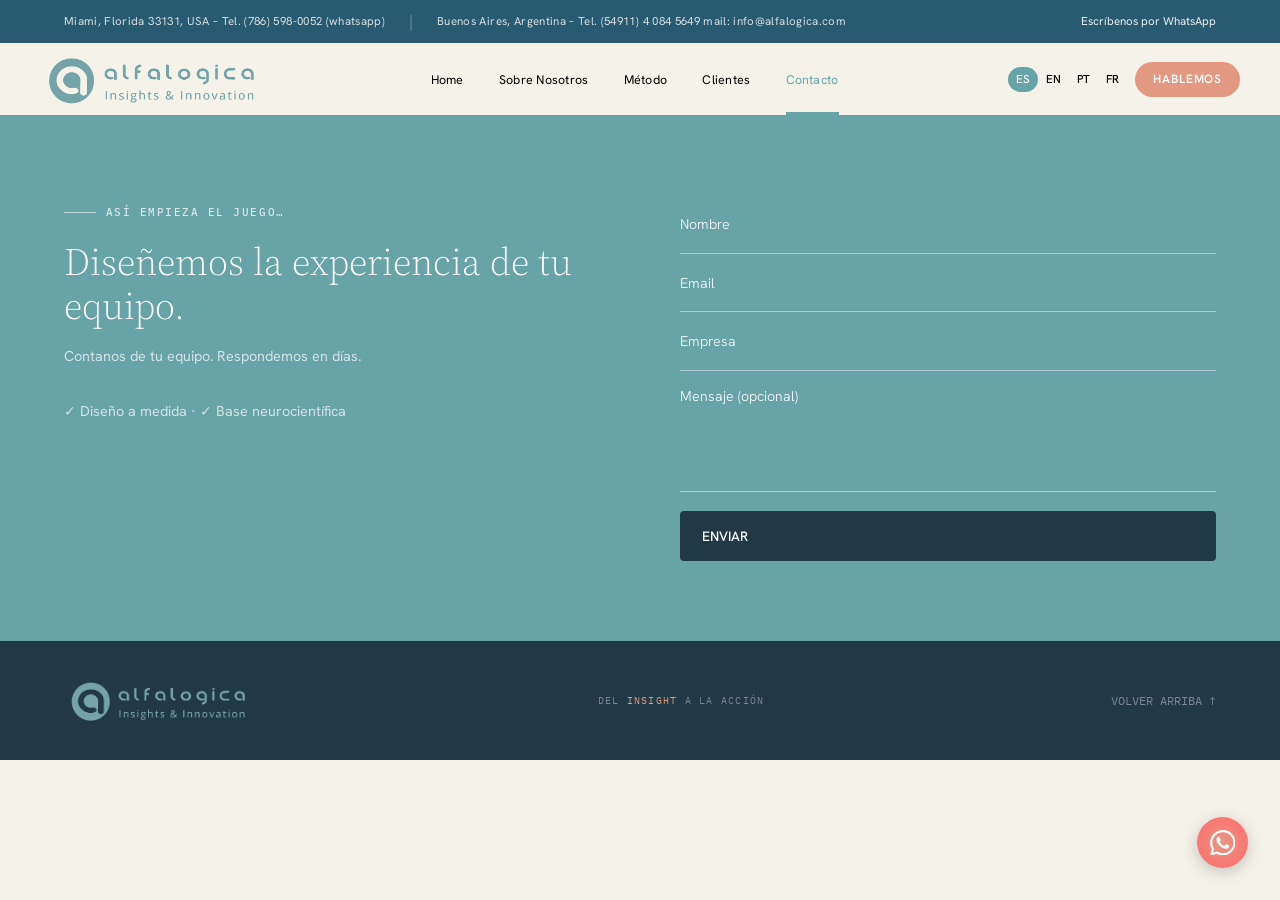
<file: contacto.html>
<!doctype html>
<html lang="es">

<head>
  <meta charset="UTF-8" />
  <meta name="viewport" content="width=device-width, initial-scale=1.0" />
  <title>Alfalógica · Insights & Innovation</title>
  <link rel="preconnect" href="https://fonts.googleapis.com" />
  <link rel="preconnect" href="https://fonts.gstatic.com" crossorigin />
  <link
    href="https://fonts.googleapis.com/css2?family=Hanken+Grotesk&family=IBM+Plex+Mono&family=Instrument+Serif&family=Source+Serif+4:opsz@8..60&display=swap"
    rel="stylesheet" />
  <link rel="stylesheet" href="css/styles.css" />
  <script src="js/scripts.js" defer></script>

</head>

<body>
  <div class="topbar">
    <div class="topbar__inner">
      <span class="topbar__text" data-es="Miami, Florida 33131, USA – Tel. (786) 598-0052 (whatsapp)"
        data-en="Miami, Florida 33131, USA – Tel. (786) 598-0052 (whatsapp)"
        data-pt="Miami, Flórida 33131, EUA – Tel. (786) 598-0052 (whatsapp)"
        data-fr="Miami, Floride 33131, États-Unis – Tél. (786) 598-0052 (whatsapp)">Miami, Florida 33131, USA – Tel.
        <a href="tel:+17865980052">(786) 598-0052</a> (<a href="https://wa.me/17865980052">whatsapp</a>

        )</span>
      <span class="topbar__sep">|</span>
      <span class="topbar__text" data-es="Buenos Aires, Argentina – Tel. (54911) 4 084 5649 mail: info@alfalogica.com"
        data-en="Buenos Aires, Argentina – Tel. (54911) 4 084 5649 mail: info@alfalogica.com"
        data-pt="Buenos Aires, Argentina – Tel. (54911) 4 084 5649 e-mail: info@alfalogica.com"
        data-fr="Buenos Aires, Argentine – Tél. (54911) 4 084 5649 mail: info@alfalogica.com">Buenos Aires, Argentina –
        Tel.
        <a href="tel:+541140845649">(54911) 4 084 5649</a> mail:
        <a href="mailto:info@alfalogica.com">info@alfalogica.com</a></span>
      <!-- WhatsApp link – alineado a la derecha -->
      <a href="https://wa.me/17865980052" target="_blank" class="topbar__whatsapp" data-es="Escríbenos por WhatsApp"
        data-en="Write us on WhatsApp" data-pt="Escreva-nos no WhatsApp" data-fr="Écrivez-nous sur WhatsApp">
        Escríbenos por WhatsApp
      </a>
    </div>
  </div>

  <nav class="nav" id="nav">
    <div class="nav__inner">
      <a class="nav__logo" href="#"><img src="images/logo.png" alt="Alfalógica" /></a>

      <!-- DESKTOP links -->
      <ul class="nav__links" id="navLinks">
        <li>
          <a href="/" data-es="Home" data-en="Home" data-pt="Início" data-fr="Accueil">Home</a>
        </li>
        <li>
          <a href="sobre-nosotros.html" data-es="Sobre Nosotros" data-en="About Us" data-pt="Sobre Nós"
            data-fr="À propos">Sobre Nosotros</a>
        </li>
        <li>
          <a href="metodo.html" data-es="Método" data-en="Method" data-pt="Método" data-fr="Méthode">Método</a>
        </li>
        <!-- 2da etapa
          <li>
            <a
              href="/ludoteca"
              data-es="Ludoteca"
              data-en="Game Library"
              data-pt="Ludoteca"
              data-fr="Ludothèque"
              >Ludoteca</a
            >
          </li> -->
        <li>
          <a href="index.html#clientes" data-es="Clientes" data-en="Clients" data-pt="Clientes"
            data-fr="Clients">Clientes</a>
        </li>
        <li>
          <a href="contacto.html" class="active" data-es="Contacto" data-en="Contact Us" data-pt="Contato" data-fr="
Contact">Contacto</a>
        </li>
      </ul>

      <div class="nav__right">
        <div class="nav__lang">
          <a href="#" class="active" data-lang="es">ES</a>
          <a href="#" data-lang="en">EN</a>
          <a href="#" data-lang="pt">PT</a>
          <a href="#" data-lang="fr">FR</a>
        </div>
        <details class="nav__lang-dropdown">
          <summary aria-label="Cambiar idioma">
            <span id="navLangCurrent">ES</span>
          </summary>
          <div class="nav__lang-dropdown__menu">
            <a href="#" class="active" data-lang="es">ES</a>
            <a href="#" data-lang="en">EN</a>
            <a href="#" data-lang="pt">PT</a>
            <a href="#" data-lang="fr">FR</a>
          </div>
        </details>
        <div class="nav__cta">
          <a href="/contacto" data-es="Hablemos" data-en="Let's talk" data-pt="Conversemos"
            data-fr="parlons-en">Hablemos</a>
        </div>
        <!-- HAMBURGER button -->
        <button class="nav__hamburger" id="hamburger" aria-label="Abrir menú" aria-expanded="false">
          <span></span><span></span><span></span>
        </button>
      </div>
    </div>

    <!-- MOBILE menu (dropdown) -->
    <ul class="nav__mobile" id="mobileMenu">
      <li>
        <a href="#" class="active" data-es="Home" data-en="Home" data-pt="Início" data-fr="Accueil">Home</a>
      </li>
      <li>
        <a href="/sobre-nosotros" data-es="Sobre Nosotros" data-en="About Us" data-pt="Sobre Nós"
          data-fr="À propos">Sobre Nosotros</a>
      </li>
      <li>
        <a href="/metodo" data-es="Método" data-en="Method" data-pt="Método" data-fr="Méthode">Método</a>
      </li>
      <li>
        <a href="index.html#clientes" data-es="Clientes" data-en="Clients" data-pt="Clientes"
          data-fr="Clients">Clientes</a>
      </li>
      <li>
        <a href="/contacto" data-es="Contacto" data-en="Contact" data-pt="Contato" data-fr="Contact">Contacto</a>
      </li>
      <li class="nav__mobile__lang">
        <a href="#" class="active" data-lang="es">ES</a>
        <a href="#" data-lang="en">EN</a>
        <a href="#" data-lang="pt">PT</a>
        <a href="#" data-lang="fr">FR</a>
      </li>
    </ul>
  </nav>

  <!-- CONTACTO -->
  <section class="contacto" id="contacto">
    <div class="contacto__inner">
      <div class="contacto__intro">
        <p class="label-tag label-tag--light contacto__label" data-es="Así empieza el juego…"
          data-en="This is where the game begins…" data-pt="Assim começa o jogo…"
          data-fr="C'est ainsi que commence le jeu…">
          Así empieza el juego…
        </p>
        <h2 class="contacto__h2" data-es="Diseñemos la experiencia de tu equipo."
          data-en="Let's design your team's experience." data-pt="Vamos desenhar a experiência da sua equipe."
          data-fr="Concevons l'expérience de votre équipe.">
          Diseñemos la experiencia de tu equipo.
        </h2>
        <p class="contacto__sub" data-es="Contanos de tu equipo. Respondemos en días."
          data-en="Tell us about your team. We reply within days."
          data-pt="Conte-nos sobre sua equipe. Respondemos em dias."
          data-fr="Parlez-nous de votre équipe. Nous répondons sous quelques jours.">
          Contanos de tu equipo. Respondemos en días.
        </p>
        <p class="contacto__sub" data-es="✓ Diseño a medida · ✓ Base neurocientífica"
          data-en="✓ Tailored design · ✓ Neuroscience-based" data-pt="✓ Design personalizado · ✓ Base neurocientífica"
          data-fr="✓ Conception sur mesure · ✓ Base neuroscientifique">
          ✓ Diseño a medida · ✓ Base neurocientífica
        </p>
      </div>

      <form class="form" id="contactForm" action="#" method="POST">
        <div class="form__field">
          <input type="text" id="name" name="name" placeholder="Nombre" required />
        </div>
        <div class="form__field">
          <input type="email" id="email" name="email" placeholder="Email" required />
        </div>
        <div class="form__field">
          <input type="text" id="company" name="company" placeholder="Empresa" />
        </div>
        <div class="form__field">
          <textarea id="message" name="message" placeholder="Mensaje (opcional)"></textarea>
        </div>
        <button type="submit" class="form__submit" data-es="Enviar" data-en="Send" data-pt="Enviar" data-fr="Envoyer">
          <span>Enviar</span>
          <span aria-hidden="true">→</span>
        </button>
      </form>
    </div>
  </section>

  <footer class="footer">
    <div class="footer__inner">
      <div class="footer__logo"><img src="images/logo.png" alt="Alfalógica" /></div>
      <span class="footer__tagline" data-es="Del  <span> INSIGHT</span> a la acción"
        data-en="From <span> INSIGHT</span> to action. " data-pt="Do <span> INSIGHT</span> à ação."
        data-fr="De l'<span> INSIGHT</span> à l'action.">Del <span>INSIGHT</span> a la acción</span>

      <span class="footer__back" id="footerBack" data-es="Volver arriba ↑" data-en="Back to top ↑"
        data-pt="Voltar ao topo ↑" data-fr="Retour en haut ↑">Volver arriba ↑</span>
    </div>
  </footer>

  <a class="wa-float" href="https://wa.me/17865980052" target="_blank" title="WhatsApp">
    <svg viewBox="0 0 24 24">
      <path
        d="M17.472 14.382c-.297-.149-1.758-.867-2.03-.967-.273-.099-.471-.148-.67.15-.197.297-.767.966-.94 1.164-.173.199-.347.223-.644.075-.297-.15-1.255-.463-2.39-1.475-.883-.788-1.48-1.761-1.653-2.059-.173-.297-.018-.458.13-.606.134-.133.298-.347.446-.52.149-.174.198-.298.298-.497.099-.198.05-.371-.025-.52-.075-.149-.669-1.612-.916-2.207-.242-.579-.487-.5-.669-.51-.173-.008-.371-.01-.57-.01-.198 0-.52.074-.792.372-.272.297-1.04 1.016-1.04 2.479 0 1.462 1.065 2.875 1.213 3.074.149.198 2.096 3.2 5.077 4.487.709.306 1.262.489 1.694.625.712.227 1.36.195 1.871.118.571-.085 1.758-.719 2.006-1.413.248-.694.248-1.289.173-1.413-.074-.124-.272-.198-.57-.347m-5.421 7.403h-.004a9.87 9.87 0 01-5.031-1.378l-.361-.214-3.741.982.998-3.648-.235-.374a9.86 9.86 0 01-1.51-5.26c.001-5.45 4.436-9.884 9.888-9.884 2.64 0 5.122 1.03 6.988 2.898a9.825 9.825 0 012.893 6.994c-.003 5.45-4.437 9.884-9.885 9.884m8.413-18.297A11.815 11.815 0 0012.05 0C5.495 0 .16 5.335.157 11.892c0 2.096.547 4.142 1.588 5.945L.057 24l6.305-1.654a11.882 11.882 0 005.683 1.448h.005c6.554 0 11.89-5.335 11.893-11.893a11.821 11.821 0 00-3.48-8.413z" />
    </svg>
  </a>

</body>

</html>
</file>
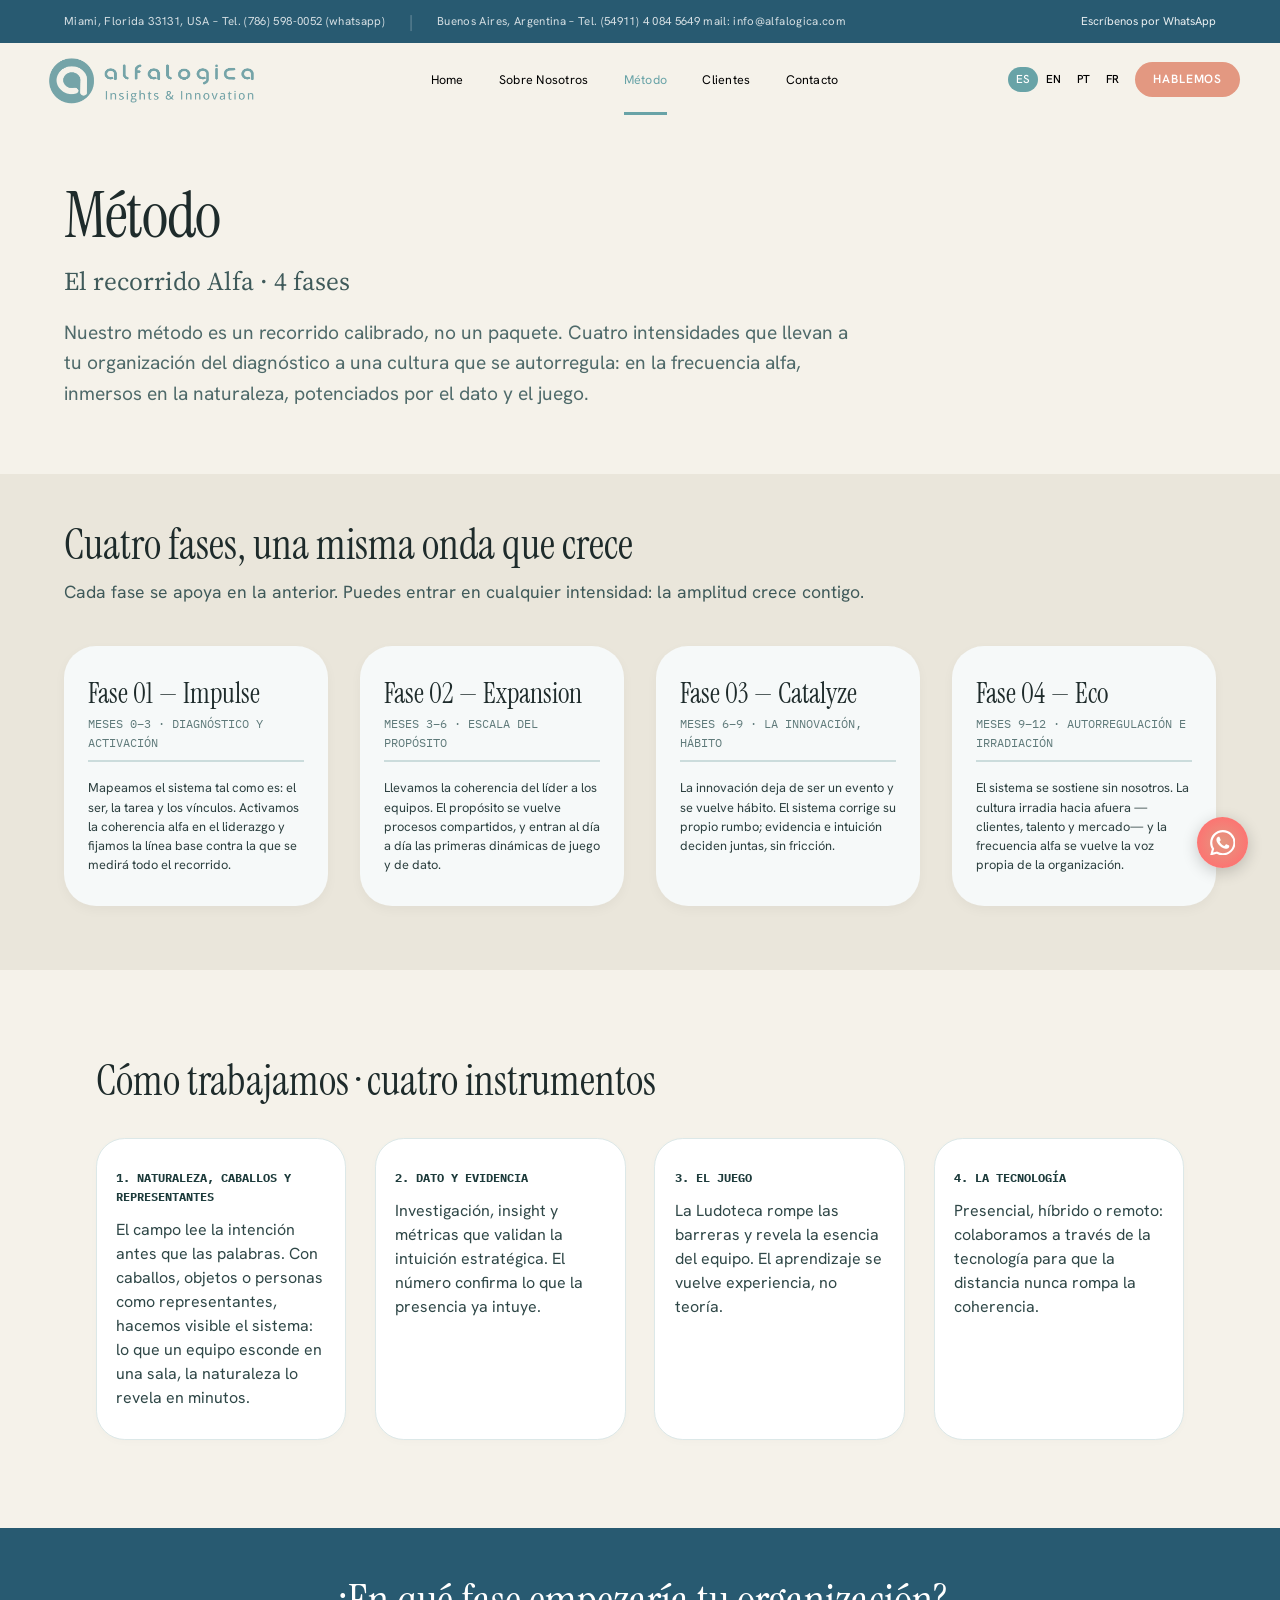
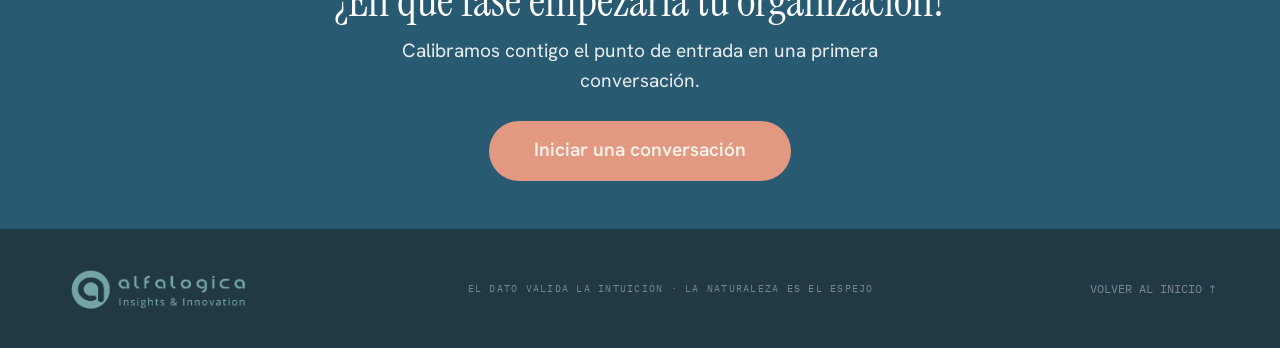
<file: metodo.html>
<!doctype html>
<html lang="es">

<head>
  <meta charset="UTF-8" />
  <meta name="viewport" content="width=device-width, initial-scale=1.0" />
  <title>Alfalógica · Método</title>
  <link rel="preconnect" href="https://fonts.googleapis.com" />
  <link rel="preconnect" href="https://fonts.gstatic.com" crossorigin />
  <link
    href="https://fonts.googleapis.com/css2?family=Hanken+Grotesk&family=IBM+Plex+Mono&family=Instrument+Serif&family=Source+Serif+4:opsz@8..60&display=swap"
    rel="stylesheet" />
  <link rel="stylesheet" href="css/styles.css" />
  <script src="js/scripts.js" defer></script>
  <style>
    /* Estilos inline para la página Método – se integran con styles.css */
    * {
      margin: 0;
      padding: 0;
      box-sizing: border-box;
    }

    html,
    body {
      width: 100%;
      overflow-x: hidden;
    }

    .page-method {
      padding: 4rem 0 0;
      max-width: 1200px;
      margin: 0 auto;
    }

    .method-hero {

      margin-bottom: 4rem;
      padding: 0 1.5rem;
    }

    .method-hero h1 {
      font-family: 'Instrument Serif', serif;
      font-size: 4rem;
      letter-spacing: -0.02em;
      margin-bottom: 0.5rem;
      color: #1e2b2b;
    }

    .method-hero .subhead {
      font-family: 'Source Serif 4', serif;
      font-size: 1.6rem;
      color: #3f5a5a;
      max-width: 750px;
      margin: 0 0 1rem;
    }

    .method-hero .bajada {
      font-family: 'Hanken Grotesk', sans-serif;
      font-size: 1.2rem;
      color: #4f6a6a;
      max-width: 800px;

      line-height: 1.6;
    }

    /* SECCIÓN 4 FASES – FONDO CLAY 100% ANCHO DEL BROWSER */
    .phase-wrapper {
      background: var(--paper2);
      width: 100vw;
      position: relative;
      left: 50%;
      right: 50%;
      margin-left: -50vw;
      margin-right: -50vw;
      padding: 3rem 0 4rem;
    }

    .phase-wrapper .phase-inner {
      max-width: 1200px;
      margin: 0 auto;
      padding: 0 1.5rem;
    }

    .phase-wrapper .phase-title {
      font-family: 'Instrument Serif', serif;
      font-size: 2.6rem;
      margin-bottom: 0.5rem;
      color: #1e2b2b;
    }

    .phase-wrapper .phase-subtitle {
      font-family: 'Hanken Grotesk', sans-serif;
      color: #3f5a5a;
      margin-bottom: 2.5rem;
      font-size: 1.1rem;
    }

    .phase-grid {
      display: grid;
      grid-template-columns: repeat(auto-fit, minmax(240px, 1fr));
      gap: 2rem;
    }

    .phase-card {
      background: #f6f9f9;
      border-radius: 2rem;
      padding: 2rem 1.5rem;
      box-shadow: 0 4px 12px rgba(0, 20, 20, 0.04);
      transition: transform 0.2s ease;

    }

    .phase-card:hover {
      transform: translateY(-5px);
    }

    .phase-card h3 {
      font-family: 'Instrument Serif', serif;
      font-size: 1.75rem;
      margin-bottom: 0.25rem;
      color: #1e2b2b;
    }

    .phase-card .phase-sub {
      font-family: 'IBM Plex Mono', monospace;
      font-size: 0.75rem;
      color: #5f7a7a;
      margin-bottom: 1rem;
      border-bottom: 2px solid #cbdcdc;
      padding-bottom: 0.5rem;
      text-transform: uppercase;
    }

    .phase-card p {
      font-family: 'Hanken Grotesk', sans-serif;
      font-size: 0.8rem;
      line-height: 1.5;
      color: #2d4040;
    }

    .instruments {

      border-radius: 2.5rem;
      padding: 2.5rem 2rem;
      margin: 3rem 1.5rem;
    }

    .instruments h2 {
      font-family: 'Instrument Serif', serif;
      font-size: 2.6rem;

      margin-bottom: 2rem;
      color: #1e2b2b;
    }

    .instruments-grid {
      display: grid;
      grid-template-columns: repeat(auto-fit, minmax(220px, 1fr));
      gap: 1.8rem;
    }

    .instrument-item {
      background: white;
      border-radius: 1.8rem;
      padding: 1.8rem 1.2rem;
      box-shadow: 0 2px 8px rgba(0, 0, 0, 0.02);
      border: 1px solid #dce8e8;
    }

    .instrument-item h4 {
      font-family: 'IBM Plex Mono', monospace;
      font-size: 0.75rem;
      margin-bottom: 0.75rem;
      color: #1d3b3b;
      text-transform: uppercase;
    }


    .instrument-item p {
      font-family: 'Hanken Grotesk', sans-serif;
      font-size: 1rem;
      line-height: 1.5;
      color: #2f4747;
    }

    /* CTA – 100% ANCHO DEL BROWSER */
    .cta-method {
      text-align: center;
      margin: 0;
      background: var(--forest);
      color: white;
      padding: 3rem 1.5rem;
      width: 100vw;
      position: relative;
      left: 50%;
      right: 50%;
      margin-left: -50vw;
      margin-right: -50vw;
      border-radius: 0;
    }

    .cta-method h2 {
      font-family: 'Instrument Serif', serif;
      font-size: 2.8rem;
      margin-bottom: 0.5rem;
    }

    .cta-method p {
      font-family: 'Hanken Grotesk', sans-serif;
      font-size: 1.2rem;
      max-width: 600px;
      margin: 0 auto 1.5rem;
      opacity: 0.9;
    }

    .cta-method .btn {
      display: inline-block;
      background: var(--clay);
      color: var(--paper);
      padding: 0.9rem 2.8rem;
      border-radius: 2.5rem;
      font-family: var(--font-sans);
      font-weight: 600;
      font-size: 1.2rem;
      text-decoration: none;
      transition: background 0.2s;
    }

    .cta-method .btn:hover {
      background: var(--clay-deep);
    }

    @media (max-width: 600px) {
      .method-hero h1 {
        font-size: 2.8rem;
      }

      .method-hero .subhead {
        font-size: 1.3rem;
      }

      .phase-grid {
        grid-template-columns: 1fr;
      }

      .instruments-grid {
        grid-template-columns: 1fr;
      }

      .cta-method h2 {
        font-size: 2rem;
      }

      .instruments {
        margin: 2rem 0.8rem;
      }
    }
  </style>
</head>

<body>
  <div class="topbar">
    <div class="topbar__inner">
      <span class="topbar__text" data-es="Miami, Florida 33131, USA – Tel. (786) 598-0052 (whatsapp)"
        data-en="Miami, Florida 33131, USA – Tel. (786) 598-0052 (whatsapp)"
        data-pt="Miami, Flórida 33131, EUA – Tel. (786) 598-0052 (whatsapp)"
        data-fr="Miami, Floride 33131, États-Unis – Tél. (786) 598-0052 (whatsapp)">Miami, Florida 33131, USA – Tel.
        <a href="tel:+17865980052">(786) 598-0052</a> (<a href="https://wa.me/17865980052">whatsapp</a>)</span>
      <span class="topbar__sep">|</span>
      <span class="topbar__text" data-es="Buenos Aires, Argentina – Tel. (54911) 4 084 5649 mail: info@alfalogica.com"
        data-en="Buenos Aires, Argentina – Tel. (54911) 4 084 5649 mail: info@alfalogica.com"
        data-pt="Buenos Aires, Argentina – Tel. (54911) 4 084 5649 e-mail: info@alfalogica.com"
        data-fr="Buenos Aires, Argentine – Tél. (54911) 4 084 5649 mail: info@alfalogica.com">Buenos Aires, Argentina –
        Tel. <a href="tel:+541140845649">(54911) 4 084 5649</a> mail:
        <a href="mailto:info@alfalogica.com">info@alfalogica.com</a></span>
      <a href="https://wa.me/17865980052" target="_blank" class="topbar__whatsapp" data-es="Escríbenos por WhatsApp"
        data-en="Write us on WhatsApp" data-pt="Escreva-nos no WhatsApp" data-fr="Écrivez-nous sur WhatsApp">
        Escríbenos por WhatsApp
      </a>
    </div>
  </div>

  <nav class="nav" id="nav">
    <div class="nav__inner">
      <a class="nav__logo" href="#"><img src="images/logo.png" alt="Alfalógica" /></a>

      <ul class="nav__links" id="navLinks">
        <li><a href="/" data-es="Home" data-en="Home" data-pt="Início" data-fr="Accueil">Home</a></li>
        <li><a href="sobre-nosotros.html" data-es="Sobre Nosotros" data-en="About Us" data-pt="Sobre Nós"
            data-fr="À propos">Sobre Nosotros</a></li>
        <li><a href="metodo.html" class="active" data-es="Método" data-en="Method" data-pt="Método"
            data-fr="Méthode">Método</a></li>
        <li><a href="index.html#clientes" data-es="Clientes" data-en="Clients" data-pt="Clientes"
            data-fr="Clients">Clientes</a>
        </li>
        <li><a href="contacto.html" data-es="Contacto" data-en="Contact Us" data-pt="Contato"
            data-fr="Contact">Contacto</a></li>
      </ul>

      <div class="nav__right">
        <div class="nav__lang">
          <a href="#" class="active" data-lang="es">ES</a>
          <a href="#" data-lang="en">EN</a>
          <a href="#" data-lang="pt">PT</a>
          <a href="#" data-lang="fr">FR</a>
        </div>
        <details class="nav__lang-dropdown">
          <summary aria-label="Cambiar idioma"><span id="navLangCurrent">ES</span></summary>
          <div class="nav__lang-dropdown__menu">
            <a href="#" class="active" data-lang="es">ES</a>
            <a href="#" data-lang="en">EN</a>
            <a href="#" data-lang="pt">PT</a>
            <a href="#" data-lang="fr">FR</a>
          </div>
        </details>
        <div class="nav__cta">
          <a href="/contacto" data-es="Hablemos" data-en="Let's talk" data-pt="Conversemos"
            data-fr="parlons-en">Hablemos</a>
        </div>
        <button class="nav__hamburger" id="hamburger" aria-label="Abrir menú" aria-expanded="false">
          <span></span><span></span><span></span>
        </button>
      </div>
    </div>

    <ul class="nav__mobile" id="mobileMenu">
      <li><a href="#" class="active" data-es="Home" data-en="Home" data-pt="Início" data-fr="Accueil">Home</a></li>
      <li><a href="/sobre-nosotros" data-es="Sobre Nosotros" data-en="About Us" data-pt="Sobre Nós"
          data-fr="À propos">Sobre Nosotros</a></li>
      <li><a href="/metodo" data-es="Método" data-en="Method" data-pt="Método" data-fr="Méthode">Método</a></li>
      <li><a href="index.html#clientes" data-es="Clientes" data-en="Clients" data-pt="Clientes"
          data-fr="Clients">Clientes</a>
      </li>
      <li><a href="/contacto" data-es="Contacto" data-en="Contact" data-pt="Contato" data-fr="Contact">Contacto</a></li>
      <li class="nav__mobile__lang">
        <a href="#" class="active" data-lang="es">ES</a>
        <a href="#" data-lang="en">EN</a>
        <a href="#" data-lang="pt">PT</a>
        <a href="#" data-lang="fr">FR</a>
      </li>
    </ul>
  </nav>

  <main class="page-method">
    <!-- HERO -->
    <div class="method-hero">
      <h1 data-es="Método" data-en="Method" data-pt="Método" data-fr="Méthode">Método</h1>
      <div class="subhead" data-es="El recorrido Alfa · 4 fases" data-en="The Alpha journey · 4 phases"
        data-pt="A jornada Alfa · 4 fases" data-fr="Le parcours Alpha · 4 phases">
        El recorrido Alfa · 4 fases
      </div>
      <div class="bajada"
        data-es="Nuestro método es un recorrido calibrado, no un paquete. Cuatro intensidades que llevan a tu organización del diagnóstico a una cultura que se autorregula: en la frecuencia alfa, inmersos en la naturaleza, potenciados por el dato y el juego."
        data-en="Our method is a calibrated journey, not a package. Four intensities that take your organization from diagnosis to a self-regulating culture: in the alpha frequency, immersed in nature, empowered by data and play."
        data-pt="Nosso método é uma jornada calibrada, não um pacote. Quatro intensidades que levam sua organização do diagnóstico a uma cultura que se autorregula: na frequência alfa, imersos na natureza, potencializados pelo dado e pelo jogo."
        data-fr="Notre méthode est un parcours calibré, pas un package. Quatre intensités qui amènent votre organisation du diagnostic à une culture autorégulée : dans la fréquence alpha, immergés dans la nature, amplifiés par les données et le jeu.">
        Nuestro método es un recorrido calibrado, no un paquete. Cuatro intensidades que llevan a tu organización del
        diagnóstico a una cultura que se autorregula: en la frecuencia alfa, inmersos en la naturaleza, potenciados por
        el dato y el juego.
      </div>
    </div>

    <!-- 4 FASES – FONDO CLAY 100% ANCHO -->
    <div class="phase-wrapper">
      <div class="phase-inner">
        <h2 class="phase-title" data-es="Cuatro fases, una misma onda que crece"
          data-en="Four phases, one wave that grows" data-pt="Quatro fases, uma mesma onda que cresce"
          data-fr="Quatre phases, une même vague qui grandit">
          Cuatro fases, una misma onda que crece
        </h2>
        <p class="phase-subtitle"
          data-es="Cada fase se apoya en la anterior. Puedes entrar en cualquier intensidad: la amplitud crece contigo."
          data-en="Each phase builds on the previous one. You can enter at any intensity: the amplitude grows with you."
          data-pt="Cada fase se apoia na anterior. Você pode entrar em qualquer intensidade: a amplitude cresce com você."
          data-fr="Chaque phase s'appuie sur la précédente. Vous pouvez entrer à n'importe quelle intensité : l'amplitude grandit avec vous.">
          Cada fase se apoya en la anterior. Puedes entrar en cualquier intensidad: la amplitud crece contigo.
        </p>

        <div class="phase-grid">
          <div class="phase-card">
            <h3 data-es="Fase 01 — Impulse" data-en="Phase 01 — Impulse" data-pt="Fase 01 — Impulso"
              data-fr="Phase 01 — Impulsion">Fase 01 — Impulse</h3>
            <div class="phase-sub" data-es="meses 0–3 · Diagnóstico y activación"
              data-en="months 0–3 · Diagnosis & activation" data-pt="meses 0–3 · Diagnóstico e ativação"
              data-fr="mois 0–3 · Diagnostic et activation">meses 0–3 · Diagnóstico y activación</div>
            <p data-es="Mapeamos el sistema tal como es: el ser, la tarea y los vínculos. Activamos la coherencia alfa en el liderazgo y fijamos la línea base contra la que se medirá todo el recorrido."
              data-en="We map the system as it is: being, task and relationships. We activate alpha coherence in leadership and set the baseline against which the entire journey will be measured."
              data-pt="Mapeamos o sistema como ele é: o ser, a tarefa e os vínculos. Ativamos a coerência alfa na liderança e fixamos a linha de base contra a qual toda a jornada será medida."
              data-fr="Nous cartographions le système tel qu'il est : l'être, la tâche et les liens. Nous activons la cohérence alpha dans le leadership et fixons la base de référence contre laquelle tout le parcours sera mesuré.">
              Mapeamos el sistema tal como es: el ser, la tarea y los vínculos. Activamos la coherencia alfa en el
              liderazgo y fijamos la línea base contra la que se medirá todo el recorrido.
            </p>
          </div>
          <div class="phase-card">
            <h3 data-es="Fase 02 — Expansion" data-en="Phase 02 — Expansion" data-pt="Fase 02 — Expansão"
              data-fr="Phase 02 — Expansion">Fase 02 — Expansion</h3>
            <div class="phase-sub" data-es="meses 3–6 · Escala del propósito" data-en="months 3–6 · Scaling purpose"
              data-pt="meses 3–6 · Escala do propósito" data-fr="mois 3–6 · Mise à l'échelle du but">meses 3–6 · Escala
              del propósito</div>
            <p data-es="Llevamos la coherencia del líder a los equipos. El propósito se vuelve procesos compartidos, y entran al día a día las primeras dinámicas de juego y de dato."
              data-en="We bring the leader's coherence to the teams. Purpose becomes shared processes, and the first game and data dynamics enter daily life."
              data-pt="Levamos a coerência do líder para as equipes. O propósito se torna processos compartilhados, e entram no dia a dia as primeiras dinâmicas de jogo e de dado."
              data-fr="Nous apportons la cohérence du leader aux équipes. Le but devient des processus partagés, et les premières dynamiques de jeu et de données entrent dans le quotidien.">
              Llevamos la coherencia del líder a los equipos. El propósito se vuelve procesos compartidos, y entran al
              día a día las primeras dinámicas de juego y de dato.
            </p>
          </div>
          <div class="phase-card">
            <h3 data-es="Fase 03 — Catalyze" data-en="Phase 03 — Catalyze" data-pt="Fase 03 — Catalisar"
              data-fr="Phase 03 — Catalyser">Fase 03 — Catalyze</h3>
            <div class="phase-sub" data-es="meses 6–9 · La innovación, hábito"
              data-en="months 6–9 · Innovation as habit" data-pt="meses 6–9 · A inovação, hábito"
              data-fr="mois 6–9 · L'innovation, habitude">meses 6–9 · La innovación, hábito</div>
            <p data-es="La innovación deja de ser un evento y se vuelve hábito. El sistema corrige su propio rumbo; evidencia e intuición deciden juntas, sin fricción."
              data-en="Innovation stops being an event and becomes a habit. The system corrects its own course; evidence and intuition decide together, without friction."
              data-pt="A inovação deixa de ser um evento e se torna hábito. O sistema corrige seu próprio rumo; evidência e intuição decidem juntas, sem fricção."
              data-fr="L'innovation cesse d'être un événement et devient une habitude. Le système corrige son propre cap ; preuves et intuition décident ensemble, sans friction.">
              La innovación deja de ser un evento y se vuelve hábito. El sistema corrige su propio rumbo; evidencia e
              intuición deciden juntas, sin fricción.
            </p>
          </div>
          <div class="phase-card">
            <h3 data-es="Fase 04 — Eco" data-en="Phase 04 — Eco" data-pt="Fase 04 — Eco" data-fr="Phase 04 — Éco">Fase
              04 — Eco</h3>
            <div class="phase-sub" data-es="meses 9–12 · Autorregulación e irradiación"
              data-en="months 9–12 · Self-regulation & irradiation" data-pt="meses 9–12 · Autorregulação e irradiação"
              data-fr="mois 9–12 · Autorégulation et irradiation">meses 9–12 · Autorregulación e irradiación</div>
            <p data-es="El sistema se sostiene sin nosotros. La cultura irradia hacia afuera —clientes, talento y mercado— y la frecuencia alfa se vuelve la voz propia de la organización."
              data-en="The system sustains itself without us. Culture radiates outward —clients, talent and market— and the alpha frequency becomes the organization's own voice."
              data-pt="O sistema se sustenta sem nós. A cultura irradia para fora —clientes, talento e mercado— e a frequência alfa se torna a voz própria da organização."
              data-fr="Le système se soutient sans nous. La culture rayonne vers l'extérieur —clients, talents et marché— et la fréquence alpha devient la voix propre de l'organisation.">
              El sistema se sostiene sin nosotros. La cultura irradia hacia afuera —clientes, talento y mercado— y la
              frecuencia alfa se vuelve la voz propia de la organización.
            </p>
          </div>
        </div>
      </div>
    </div>

    <!-- CÓMO TRABAJAMOS · CUATRO INSTRUMENTOS -->
    <div class="instruments">
      <h2 data-es="Cómo trabajamos · cuatro instrumentos" data-en="How we work · four instruments"
        data-pt="Como trabalhamos · quatro instrumentos" data-fr="Comment nous travaillons · quatre instruments">
        Cómo trabajamos · cuatro instrumentos
      </h2>
      <div class="instruments-grid">
        <div class="instrument-item">
          <h4 data-es="1. Naturaleza, caballos y representantes" data-en="1. Nature, horses and representatives"
            data-pt="1. Natureza, cavalos e representantes" data-fr="1. Nature, chevaux et représentants">1. Naturaleza,
            caballos y representantes</h4>
          <p data-es="El campo lee la intención antes que las palabras. Con caballos, objetos o personas como representantes, hacemos visible el sistema: lo que un equipo esconde en una sala, la naturaleza lo revela en minutos."
            data-en="The field reads intention before words. With horses, objects or people as representatives, we make the system visible: what a team hides in a room, nature reveals in minutes."
            data-pt="O campo lê a intenção antes das palavras. Com cavalos, objetos ou pessoas como representantes, tornamos visível o sistema: o que uma equipe esconde em uma sala, a natureza revela em minutos."
            data-fr="Le champ lit l'intention avant les mots. Avec des chevaux, des objets ou des personnes comme représentants, nous rendons visible le système : ce qu'une équipe cache dans une salle, la nature le révèle en minutes.">
            El campo lee la intención antes que las palabras. Con caballos, objetos o personas como representantes,
            hacemos visible el sistema: lo que un equipo esconde en una sala, la naturaleza lo revela en minutos.
          </p>
        </div>
        <div class="instrument-item">
          <h4 data-es="2. Dato y evidencia" data-en="2. Data and evidence" data-pt="2. Dado e evidência"
            data-fr="2. Données et preuves">2. Dato y evidencia</h4>
          <p data-es="Investigación, insight y métricas que validan la intuición estratégica. El número confirma lo que la presencia ya intuye."
            data-en="Research, insight and metrics that validate strategic intuition. The number confirms what presence already intuits."
            data-pt="Pesquisa, insight e métricas que validam a intuição estratégica. O número confirma o que a presença já intui."
            data-fr="Recherche, insight et métriques qui valident l'intuition stratégique. Le chiffre confirme ce que la présence pressent déjà.">
            Investigación, insight y métricas que validan la intuición estratégica. El número confirma lo que la
            presencia ya intuye.
          </p>
        </div>
        <div class="instrument-item">
          <h4 data-es="3. El juego" data-en="3. Play" data-pt="3. O jogo" data-fr="3. Le jeu">3. El juego</h4>
          <p data-es="La Ludoteca rompe las barreras y revela la esencia del equipo. El aprendizaje se vuelve experiencia, no teoría."
            data-en="The Game Library breaks barriers and reveals the team's essence. Learning becomes experience, not theory."
            data-pt="A Ludoteca quebra barreiras e revela a essência da equipe. A aprendizagem se torna experiência, não teoria."
            data-fr="La Ludothèque brise les barrières et révèle l'essence de l'équipe. L'apprentissage devient expérience, pas théorie.">
            La Ludoteca rompe las barreras y revela la esencia del equipo. El aprendizaje se vuelve experiencia, no
            teoría.
          </p>
        </div>
        <div class="instrument-item">
          <h4 data-es="4. La tecnología" data-en="4. Technology" data-pt="4. A tecnologia" data-fr="4. La technologie">
            4. La tecnología</h4>
          <p data-es="Presencial, híbrido o remoto: colaboramos a través de la tecnología para que la distancia nunca rompa la coherencia."
            data-en="In-person, hybrid or remote: we collaborate through technology so that distance never breaks coherence."
            data-pt="Presencial, híbrido ou remoto: colaboramos através da tecnologia para que a distância nunca quebre a coerência."
            data-fr="En présentiel, hybride ou à distance : nous collaborons à travers la technologie pour que la distance ne brise jamais la cohérence.">
            Presencial, híbrido o remoto: colaboramos a través de la tecnología para que la distancia nunca rompa la
            coherencia.
          </p>
        </div>
      </div>
    </div>

    <!-- CTA – 100% ANCHO -->
    <div class="cta-method">
      <h2 data-es="¿En qué fase empezaría tu organización?" data-en="Which phase would your organization start at?"
        data-pt="Em que fase sua organização começaria?"
        data-fr="À quelle phase votre organisation commencerait-elle ?">
        ¿En qué fase empezaría tu organización?
      </h2>
      <p data-es="Calibramos contigo el punto de entrada en una primera conversación."
        data-en="We calibrate the entry point with you in a first conversation."
        data-pt="Calibramos com você o ponto de entrada em uma primeira conversa."
        data-fr="Nous calibrons avec vous le point d'entrée lors d'une première conversation.">
        Calibramos contigo el punto de entrada en una primera conversación.
      </p>
      <a href="/contacto" class="btn" data-es="Iniciar una conversación" data-en="Start a conversation"
        data-pt="Iniciar uma conversa" data-fr="Démarrer une conversation">
        Iniciar una conversación
      </a>
    </div>
  </main>

  <footer class="footer">
    <div class="footer__inner">
      <div class="footer__logo"><img src="images/logo.png" alt="Alfalógica" /></div>
      <span class="footer__tagline" data-es="EL DATO VALIDA LA INTUICIÓN · LA NATURALEZA ES EL ESPEJO"
        data-en="DATA VALIDATES INTUITION · NATURE IS THE MIRROR"
        data-pt="OS DADOS VALIDAM A INTUIÇÃO · A NATUREZA É O ESPELHO"
        data-fr="LES DONNÉES VALIDENT L'INTUITION · LA NATURE EST LE MIROIR">
        EL DATO VALIDA LA INTUICIÓN · LA NATURALEZA ES EL ESPEJO
      </span>
      <a href="index.html" class="footer__back" id="footerBack" data-es="Volver al inicio ↑" data-en="Back to top ↑"
        data-pt="Voltar ao topo ↑" data-fr="Retour en haut ↑">
        Volver al inicio ↑
      </a>
    </div>
  </footer>

  <a class="wa-float" href="https://wa.me/17865980052" target="_blank" title="WhatsApp">
    <svg viewBox="0 0 24 24">
      <path
        d="M17.472 14.382c-.297-.149-1.758-.867-2.03-.967-.273-.099-.471-.148-.67.15-.197.297-.767.966-.94 1.164-.173.199-.347.223-.644.075-.297-.15-1.255-.463-2.39-1.475-.883-.788-1.48-1.761-1.653-2.059-.173-.297-.018-.458.13-.606.134-.133.298-.347.446-.52.149-.174.198-.298.298-.497.099-.198.05-.371-.025-.52-.075-.149-.669-1.612-.916-2.207-.242-.579-.487-.5-.669-.51-.173-.008-.371-.01-.57-.01-.198 0-.52.074-.792.372-.272.297-1.04 1.016-1.04 2.479 0 1.462 1.065 2.875 1.213 3.074.149.198 2.096 3.2 5.077 4.487.709.306 1.262.489 1.694.625.712.227 1.36.195 1.871.118.571-.085 1.758-.719 2.006-1.413.248-.694.248-1.289.173-1.413-.074-.124-.272-.198-.57-.347m-5.421 7.403h-.004a9.87 9.87 0 01-5.031-1.378l-.361-.214-3.741.982.998-3.648-.235-.374a9.86 9.86 0 01-1.51-5.26c.001-5.45 4.436-9.884 9.888-9.884 2.64 0 5.122 1.03 6.988 2.898a9.825 9.825 0 012.893 6.994c-.003 5.45-4.437 9.884-9.885 9.884m8.413-18.297A11.815 11.815 0 0012.05 0C5.495 0 .16 5.335.157 11.892c0 2.096.547 4.142 1.588 5.945L.057 24l6.305-1.654a11.882 11.882 0 005.683 1.448h.005c6.554 0 11.89-5.335 11.893-11.893a11.821 11.821 0 00-3.48-8.413z" />
    </svg>
  </a>

</body>

</html>
</file>
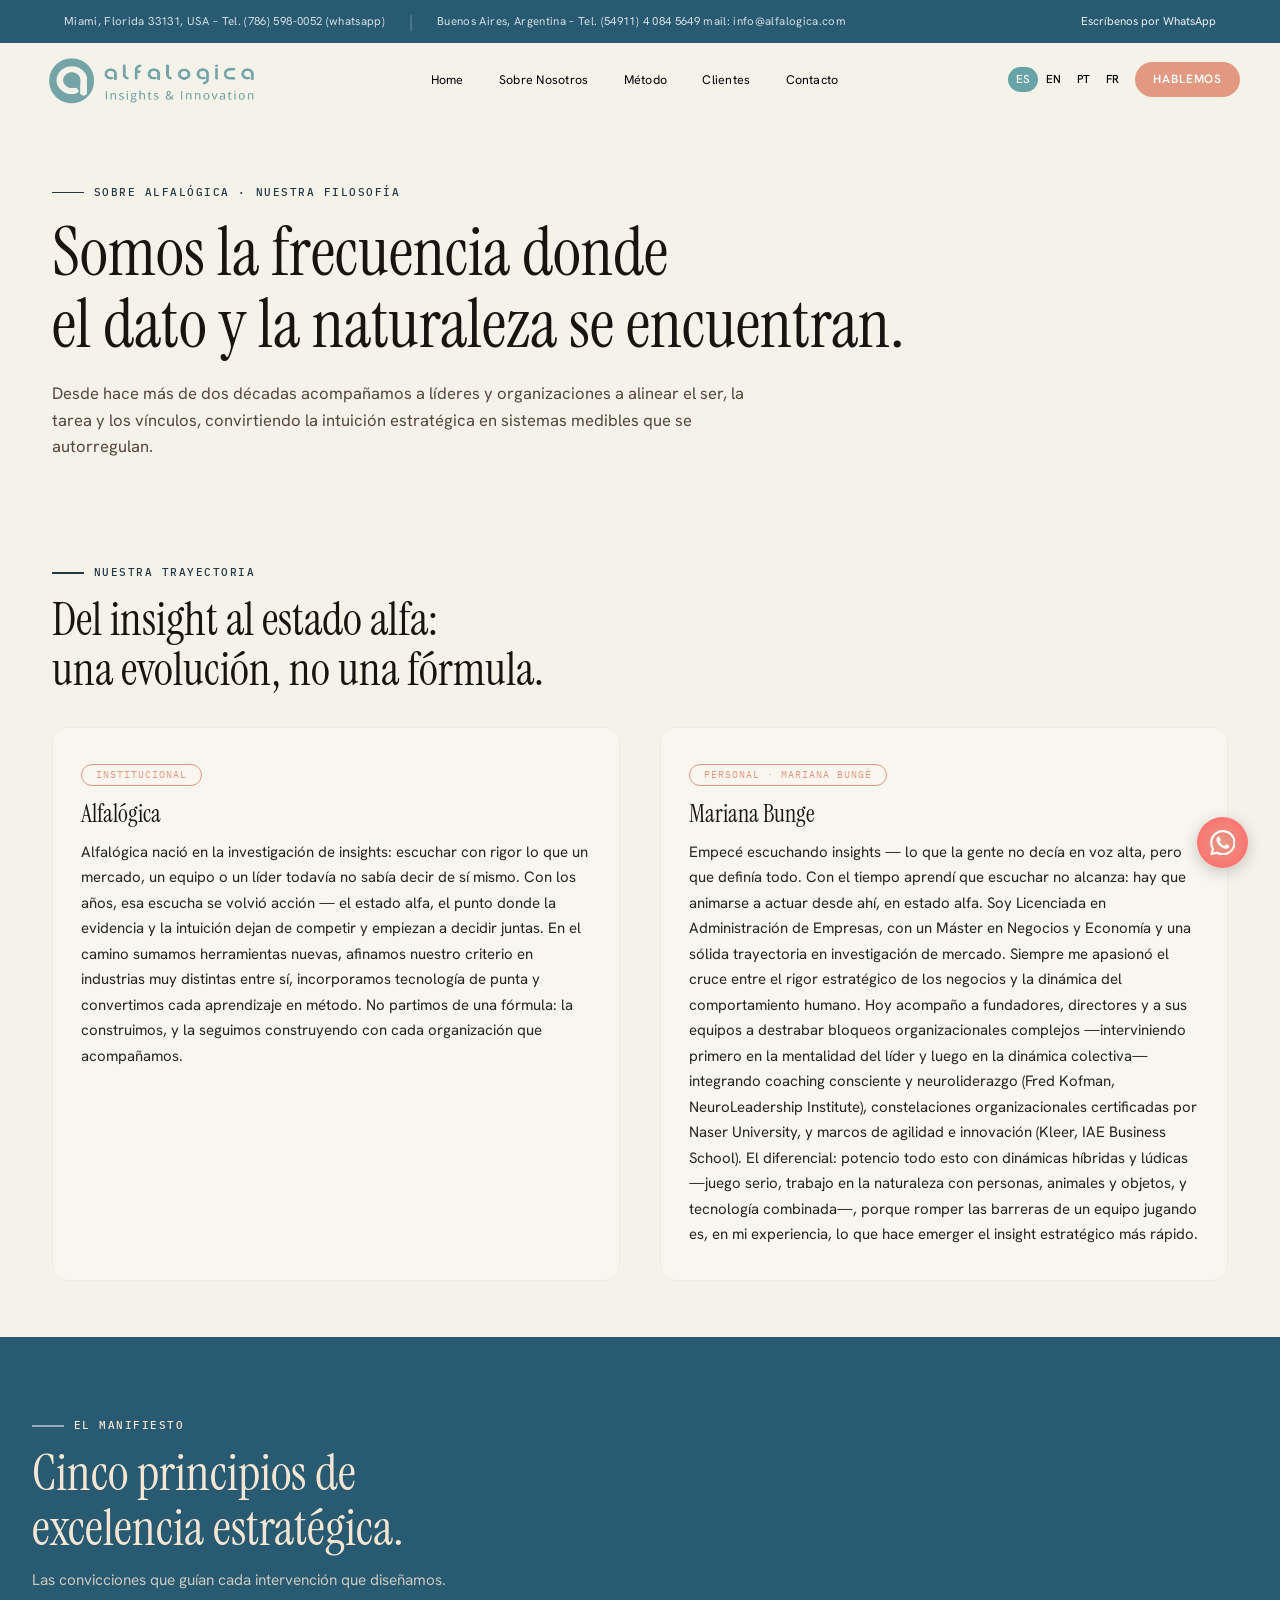
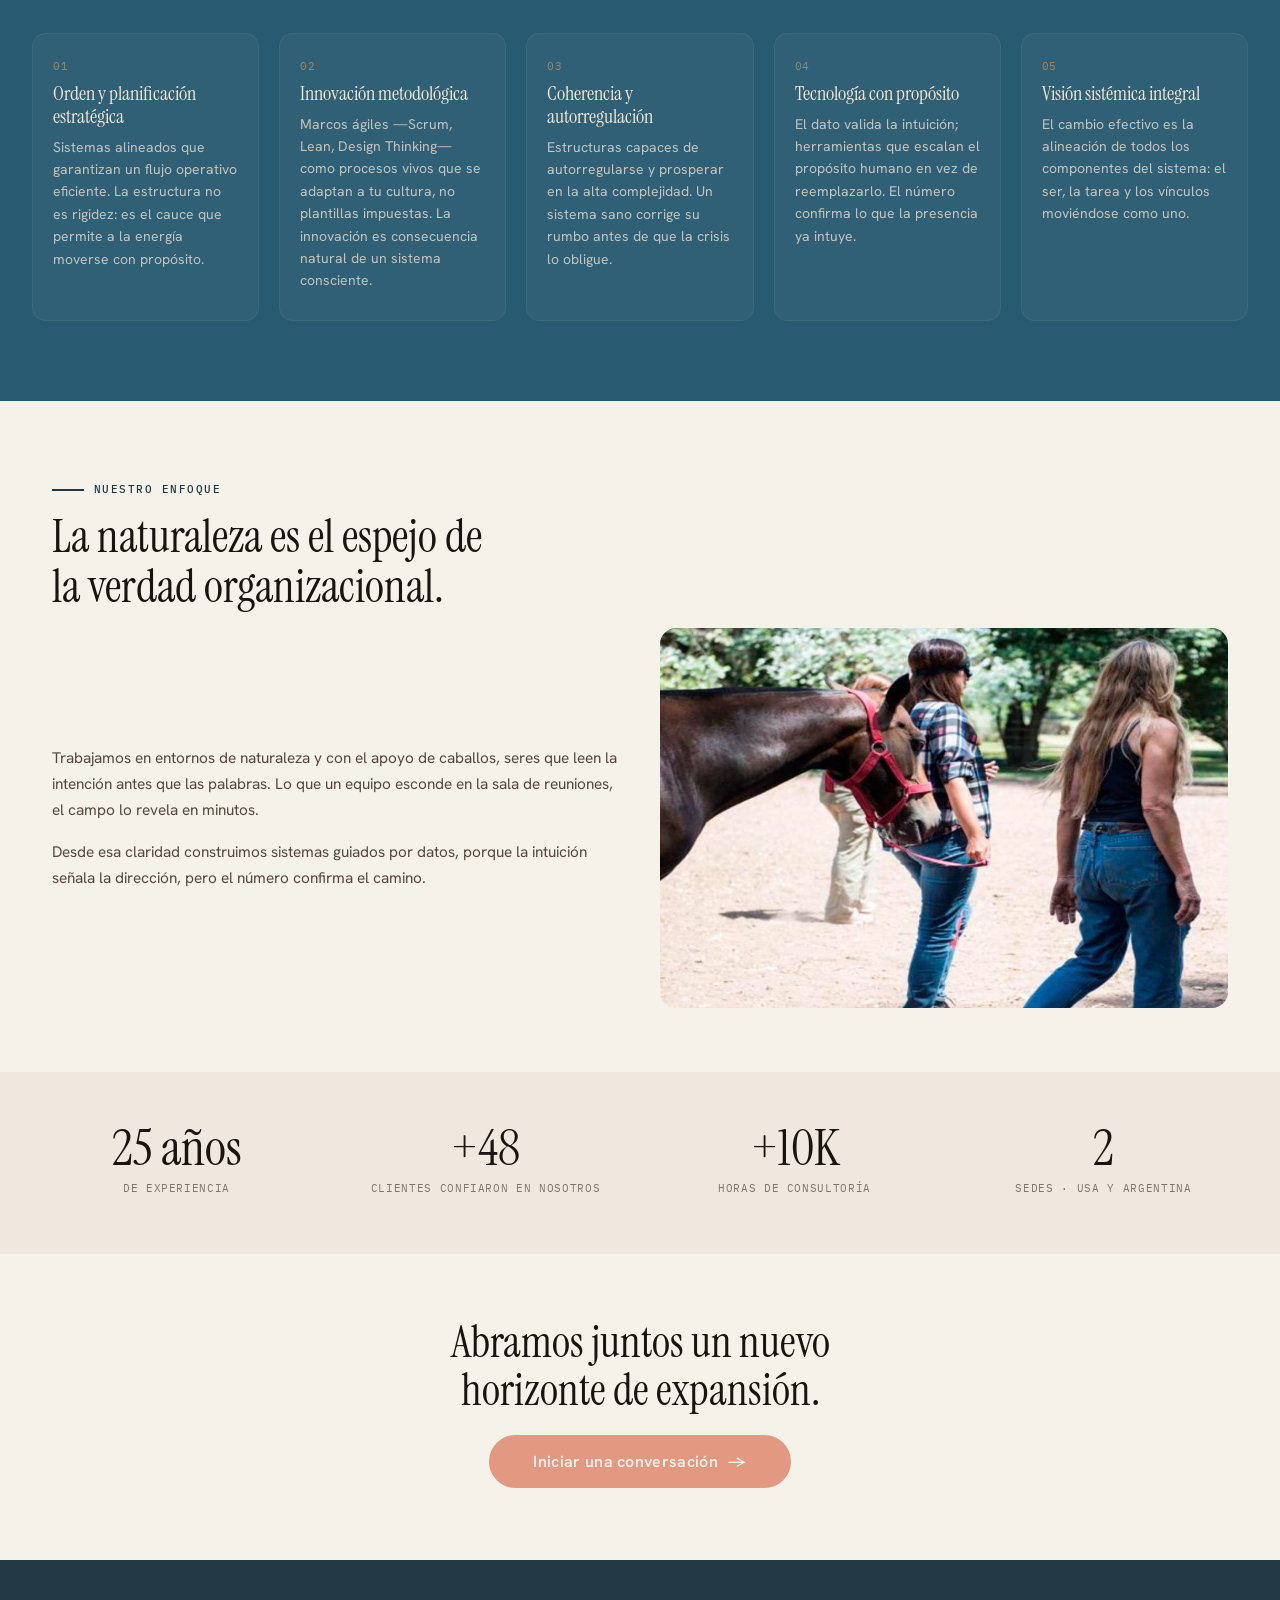
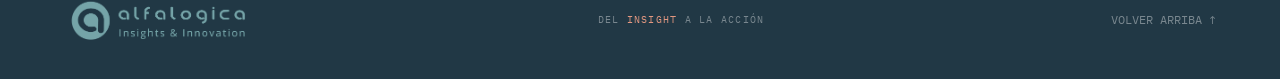
<file: sobre-nosotros.html>
<!-- sobre-nosotros.html -->
<!doctype html>
<html lang="es">

<head>
  <meta charset="UTF-8" />
  <meta name="viewport" content="width=device-width, initial-scale=1.0" />
  <title>Alfalógica · Sobre Nosotros</title>
  <link rel="preconnect" href="https://fonts.googleapis.com" />
  <link rel="preconnect" href="https://fonts.gstatic.com" crossorigin />
  <link
    href="https://fonts.googleapis.com/css2?family=Hanken+Grotesk&family=IBM+Plex+Mono&family=Instrument+Serif&family=Source+Serif+4:opsz@8..60&display=swap"
    rel="stylesheet" />
  <link rel="stylesheet" href="css/styles.css" />
  <script src="js/scripts.js" defer></script>
  <style>
    /* ─── SOBRE NOSOTROS SPECIFIC STYLES ─── */

    /* Hero */
    .sobre-hero {
      padding: 60px 32px 40px;
      max-width: 1240px;
      margin: 0 auto;
    }

    .sobre-hero__label {
      margin-bottom: 16px;
    }

    .sobre-hero__h1 {
      font-family: 'Instrument Serif', serif;
      font-size: clamp(38px, 5.5vw, 68px);
      line-height: 1.05;
      color: #1A1410;
      margin: 0 0 20px 0;
      font-weight: 400;
      max-width: 860px;
    }

    .sobre-hero__h1 em {
      font-style: italic;
      color: #E39881;
    }

    .sobre-hero__sub {
      font-family: 'Hanken Grotesk', sans-serif;
      font-size: clamp(16px, 1.3vw, 21px);
      line-height: 1.6;
      color: #3A2A1E;
      max-width: 720px;
      margin: 0 0 8px 0;
      font-weight: 400;
      opacity: 0.85;
    }

    /* ─── TRAYECTORIA ─── */
    .trayectoria {
      padding: 48px 32px 56px;
      max-width: 1240px;
      margin: 0 auto;
    }

    .trayectoria__label {
      margin-bottom: 12px;
    }

    .trayectoria__h2 {
      font-family: 'Instrument Serif', serif;
      font-size: clamp(30px, 3.8vw, 46px);
      font-weight: 400;
      line-height: 1.1;
      margin: 0 0 32px 0;
      color: #1A1410;
    }

    .trayectoria__grid {
      display: grid;
      grid-template-columns: 1fr 1fr;
      gap: 40px;
    }

    .trayectoria__card {
      background: #F9F5EF;
      border-radius: 16px;
      padding: 32px 28px;
      border: 1px solid rgba(26, 20, 16, 0.04);
      transition: box-shadow 0.3s ease;
    }

    .trayectoria__card:hover {
      box-shadow: 0 8px 28px rgba(26, 20, 16, 0.06);
    }

    .trayectoria__card-tag {
      display: inline-block;
      font-family: 'IBM Plex Mono', monospace;
      font-size: 10px;
      letter-spacing: 0.1em;
      text-transform: uppercase;
      color: #E39881;
      border: 1px solid #E39881;
      padding: 2px 14px;
      border-radius: 20px;
      margin-bottom: 14px;
    }

    .trayectoria__card h3 {
      font-family: 'Instrument Serif', serif;
      font-size: 24px;
      font-weight: 400;
      margin: 0 0 12px 0;
      color: #1A1410;
    }

    .trayectoria__card p {
      font-family: var(--font-sans);
      font-size: 15px;
      line-height: 1.7;
      color: var(--color-text);
      opacity: 0.85;
      margin: 0;
    }

    /* ─── MANIFIESTO (FRANJA FOREST) ─── */
    .manifiesto-franja {
      background: var(--forest);
      padding: 72px 32px 80px;
      color: #F5E6D3;
    }

    .manifiesto-franja__inner {
      max-width: 1240px;
      margin: 0 auto;
    }

    .manifiesto-franja__label {
      margin-bottom: 12px;
    }

    .manifiesto-franja__label .label-tag--light {
      border-color: #F5E6D3;
      color: #F5E6D3;
    }

    .manifiesto-franja__h2 {
      font-family: 'Instrument Serif', serif;
      font-size: clamp(32px, 4vw, 50px);
      font-weight: 400;
      line-height: 1.1;
      margin: 0 0 12px 0;
    }

    .manifiesto-franja__sub {
      font-family: 'Hanken Grotesk', sans-serif;
      font-size: clamp(15px, 1.2vw, 19px);
      opacity: 0.8;
      max-width: 640px;
      margin: 0 0 40px 0;
      line-height: 1.6;
    }

    .principios-grid {
      display: grid;
      grid-template-columns: repeat(auto-fit, minmax(220px, 1fr));
      gap: 20px;
    }

    .principio-card {
      background: rgba(255, 255, 255, 0.04);
      border-radius: 14px;
      padding: 24px 20px 28px;
      border: 1px solid rgba(245, 230, 211, 0.06);
      transition: background 0.3s ease;
    }

    .principio-card:hover {
      background: rgba(255, 255, 255, 0.08);
    }

    .principio-card__number {
      font-family: 'IBM Plex Mono', monospace;
      font-size: 11px;
      letter-spacing: 0.06em;
      color: #E8A24D;
      opacity: 0.6;
      display: block;
      margin-bottom: 6px;
    }

    .principio-card__title {
      font-family: 'Instrument Serif', serif;
      font-size: 20px;
      font-weight: 400;
      margin: 0 0 8px 0;
      color: #F5E6D3;
    }

    .principio-card__desc {
      font-family: 'Hanken Grotesk', sans-serif;
      font-size: 14px;
      line-height: 1.6;
      opacity: 0.75;
      margin: 0;
    }

    /* ─── ENFOQUE ─── */
    .enfoque {
      padding: 72px 32px 64px;
      max-width: 1240px;
      margin: 0 auto;
    }

    .enfoque__label {
      margin-bottom: 12px;
    }

    .enfoque__h2 {
      font-family: 'Instrument Serif', serif;
      font-size: clamp(30px, 3.8vw, 46px);
      font-weight: 400;
      line-height: 1.1;
      margin: 0 0 16px 0;
      color: #1A1410;
      max-width: 720px;
    }

    .enfoque__grid {
      display: grid;
      grid-template-columns: 1fr 1fr;
      gap: 40px;
      align-items: center;
    }

    .enfoque__text {
      font-family: 'Hanken Grotesk', sans-serif;
      font-size: clamp(15px, 1.2vw, 18px);
      line-height: 1.7;
      color: #3A2A1E;
      opacity: 0.85;
    }

    .enfoque__text p {
      margin: 0 0 16px 0;
    }

    .enfoque__text p:last-child {
      margin-bottom: 0;
    }

    .enfoque__image {
      border-radius: 16px;
      overflow: hidden;
    }

    .enfoque__image img {
      width: 100%;
      height: auto;
      display: block;
      object-fit: cover;
      max-height: 380px;
    }

    /* ─── STATS ─── */
    .sobre-stats {
      background: #F0E8DE;
      padding: 48px 32px 56px;
    }

    .sobre-stats__inner {
      max-width: 1240px;
      margin: 0 auto;
      display: grid;
      grid-template-columns: repeat(4, 1fr);
      gap: 20px;
      text-align: center;
    }

    .sobre-stat__num {
      display: block;
      font-family: 'Instrument Serif', serif;
      font-size: clamp(36px, 4vw, 52px);
      font-weight: 400;
      color: #1A1410;
      line-height: 1.1;
    }

    .sobre-stat__label {
      display: block;
      font-family: 'IBM Plex Mono', monospace;
      font-size: 11px;
      letter-spacing: 0.06em;
      text-transform: uppercase;
      color: #3A2A1E;
      opacity: 0.6;
      margin-top: 4px;
    }

    /* ─── CTA ─── */
    .sobre-cta {
      padding: 64px 32px 72px;
      text-align: center;
    }

    .sobre-cta__inner {
      max-width: 720px;
      margin: 0 auto;
    }

    .sobre-cta__h2 {
      font-family: 'Instrument Serif', serif;
      font-size: clamp(30px, 3.6vw, 44px);
      font-weight: 400;
      color: #1A1410;
      margin: 0 0 20px 0;
      line-height: 1.1;
    }

    .sobre-cta__btn {
      display: inline-block;
      font-family: var(--font-sans);
      font-weight: 600;
      font-size: 16px;
      color: var(--paper);
      background: var(--clay);
      padding: 14px 44px;
      border-radius: 40px;
      text-decoration: none;
      transition: background 0.25s ease, transform 0.2s ease;
      letter-spacing: 0.02em;
    }

    .sobre-cta__btn:hover {
      background: var(--clay-deep);
    }

    .sobre-cta__btn span {
      display: inline-block;
      margin-left: 6px;
      transition: transform 0.2s ease;
    }

    .sobre-cta__btn:hover span {
      transform: translateX(4px);
    }

    /* ─── RESPONSIVE ─── */
    @media (max-width: 768px) {
      .sobre-hero {
        padding: 40px 20px 32px;
      }

      .trayectoria {
        padding: 32px 20px 40px;
      }

      .trayectoria__grid {
        grid-template-columns: 1fr;
        gap: 24px;
      }

      .manifiesto-franja {
        padding: 48px 20px 56px;
      }

      .principios-grid {
        grid-template-columns: 1fr;
      }

      .enfoque {
        padding: 48px 20px 40px;
      }

      .enfoque__grid {
        grid-template-columns: 1fr;
        gap: 24px;
      }

      .enfoque__image img {
        max-height: 220px;
      }

      .sobre-stats {
        padding: 32px 20px 40px;
      }

      .sobre-stats__inner {
        grid-template-columns: repeat(2, 1fr);
        gap: 24px 16px;
      }

      .sobre-cta {
        padding: 48px 20px 56px;
      }
    }

    @media (min-width: 769px) and (max-width: 1024px) {
      .principios-grid {
        grid-template-columns: repeat(2, 1fr);
      }

      .sobre-stats__inner {
        grid-template-columns: repeat(2, 1fr);
        gap: 32px;
      }
    }
  </style>
</head>

<body>

  <!-- ─── TOPBAR ─── -->
  <div class="topbar">
    <div class="topbar__inner">
      <span class="topbar__text" data-es="Miami, Florida 33131, USA – Tel. (786) 598-0052 (whatsapp)"
        data-en="Miami, Florida 33131, USA – Tel. (786) 598-0052 (whatsapp)"
        data-pt="Miami, Flórida 33131, EUA – Tel. (786) 598-0052 (whatsapp)"
        data-fr="Miami, Floride 33131, États-Unis – Tél. (786) 598-0052 (whatsapp)">Miami, Florida 33131, USA – Tel.
        <a href="tel:+17865980052">(786) 598-0052</a> (<a href="https://wa.me/17865980052">whatsapp</a>)
      </span>
      <span class="topbar__sep">|</span>
      <span class="topbar__text" data-es="Buenos Aires, Argentina – Tel. (54911) 4 084 5649 mail: info@alfalogica.com"
        data-en="Buenos Aires, Argentina – Tel. (54911) 4 084 5649 mail: info@alfalogica.com"
        data-pt="Buenos Aires, Argentina – Tel. (54911) 4 084 5649 e-mail: info@alfalogica.com"
        data-fr="Buenos Aires, Argentine – Tél. (54911) 4 084 5649 mail: info@alfalogica.com">Buenos Aires, Argentina –
        Tel.
        <a href="tel:+541140845649">(54911) 4 084 5649</a> mail:
        <a href="mailto:info@alfalogica.com">info@alfalogica.com</a>
      </span>
      <a href="https://wa.me/17865980052" target="_blank" class="topbar__whatsapp" data-es="Escríbenos por WhatsApp"
        data-en="Write us on WhatsApp" data-pt="Escreva-nos no WhatsApp" data-fr="Écrivez-nous sur WhatsApp">
        Escríbenos por WhatsApp
      </a>
    </div>
  </div>

  <!-- ─── NAV ─── -->
  <nav class="nav" id="nav">
    <div class="nav__inner">
      <a class="nav__logo" href="index.html"><img src="images/logo.png" alt="Alfalógica" /></a>

      <ul class="nav__links" id="navLinks">
        <li><a href="index.html" data-es="Home" data-en="Home" data-pt="Início" data-fr="Accueil">Home</a></li>
        <li><a href="sobre-nosotros.html" class="active" data-es="Sobre Nosotros" data-en="About Us" data-pt="Sobre Nós"
            data-fr="À propos">Sobre Nosotros</a></li>
        <li><a href="metodo.html" data-es="Método" data-en="Method" data-pt="Método" data-fr="Méthode">Método</a></li>
        <li><a href="index.html#clientes" data-es="Clientes" data-en="Clients" data-pt="Clientes"
            data-fr="Clients">Clientes</a>
        </li>
        <li><a href="contacto.html" data-es="Contacto" data-en="Contact Us" data-pt="Contato"
            data-fr="Contact">Contacto</a></li>
      </ul>

      <div class="nav__right">
        <div class="nav__lang">
          <a href="#" class="active" data-lang="es">ES</a>
          <a href="#" data-lang="en">EN</a>
          <a href="#" data-lang="pt">PT</a>
          <a href="#" data-lang="fr">FR</a>
        </div>
        <details class="nav__lang-dropdown">
          <summary aria-label="Cambiar idioma">
            <span id="navLangCurrent">ES</span>
          </summary>
          <div class="nav__lang-dropdown__menu">
            <a href="#" class="active" data-lang="es">ES</a>
            <a href="#" data-lang="en">EN</a>
            <a href="#" data-lang="pt">PT</a>
            <a href="#" data-lang="fr">FR</a>
          </div>
        </details>
        <div class="nav__cta">
          <a href="/contacto" data-es="Hablemos" data-en="Let's talk" data-pt="Conversemos"
            data-fr="parlons-en">Hablemos</a>
        </div>
        <button class="nav__hamburger" id="hamburger" aria-label="Abrir menú" aria-expanded="false">
          <span></span><span></span><span></span>
        </button>
      </div>
    </div>

    <ul class="nav__mobile" id="mobileMenu">
      <li><a href="index.html" data-es="Home" data-en="Home" data-pt="Início" data-fr="Accueil">Home</a></li>
      <li><a href="sobre-nosotros.html" class="active" data-es="Sobre Nosotros" data-en="About Us" data-pt="Sobre Nós"
          data-fr="À propos">Sobre Nosotros</a></li>
      <li><a href="metodo.html" data-es="Método" data-en="Method" data-pt="Método" data-fr="Méthode">Método</a></li>
      <li><a href="index.html#clientes" data-es="Clientes" data-en="Clients" data-pt="Clientes"
          data-fr="Clients">Clientes</a>
      </li>
      <li><a href="contacto.html" data-es="Contacto" data-en="Contact" data-pt="Contato" data-fr="Contact">Contacto</a>
      </li>
      <li class="nav__mobile__lang">
        <a href="#" class="active" data-lang="es">ES</a>
        <a href="#" data-lang="en">EN</a>
        <a href="#" data-lang="pt">PT</a>
        <a href="#" data-lang="fr">FR</a>
      </li>
    </ul>
  </nav>

  <!-- ─── MAIN CONTENT ─── -->
  <main>

    <!-- HERO -->
    <section class="sobre-hero">
      <div class="sobre-hero__label">
        <span class="label-tag" data-es="Sobre Alfalógica · nuestra filosofía"
          data-en="About Alfalógica · our philosophy" data-pt="Sobre a Alfalógica · nossa filosofia"
          data-fr="À propos d'Alfalógica · notre philosophie">
          Sobre Alfalógica · nuestra filosofía
        </span>
      </div>
      <h1 class="sobre-hero__h1" data-es="Somos la frecuencia donde <br/>el dato y la naturaleza se encuentran."
        data-en="We are the frequency where <br/>data and nature meet."
        data-pt="Somos a frequência onde <br/>o dado e a natureza se encontram."
        data-fr="Nous sommes la fréquence où <br/>la donnée et la nature se rencontrent.">
        Somos la frecuencia donde <br />el dato y la naturaleza se encuentran.
      </h1>
      <p class="sobre-hero__sub"
        data-es="Desde hace más de dos décadas acompañamos a líderes y organizaciones a alinear el ser, la tarea y los vínculos, convirtiendo la intuición estratégica en sistemas medibles que se autorregulan."
        data-en="For over two decades we have accompanied leaders and organizations to align being, task, and bonds, turning strategic intuition into measurable, self-regulating systems."
        data-pt="Há mais de duas décadas acompanhamos líderes e organizações a alinhar o ser, a tarefa e os vínculos, convertendo a intuição estratégica em sistemas mensuráveis que se autorregulam."
        data-fr="Depuis plus de deux décennies, nous accompagnons les leaders et les organisations à aligner l'être, la tâche et les liens, transformant l'intuition stratégique en systèmes mesurables qui s'autorégulent.">
        Desde hace más de dos décadas acompañamos a líderes y organizaciones a alinear el ser, la tarea y los vínculos,
        convirtiendo la intuición estratégica en sistemas medibles que se autorregulan.
      </p>
    </section>

    <!-- TRAYECTORIA · Institucional + Personal -->
    <section class="trayectoria">
      <div class="trayectoria__label">
        <span class="label-tag" data-es="Nuestra trayectoria" data-en="Our trajectory" data-pt="Nossa trajetória"
          data-fr="Notre trajectoire">Nuestra trayectoria</span>
      </div>
      <h2 class="trayectoria__h2" data-es="Del insight al estado alfa: <br/>una evolución, no una fórmula."
        data-en="From insight to alpha state: <br/>an evolution, not a formula."
        data-pt="Do insight ao estado alfa: <br/>uma evolução, não uma fórmula."
        data-fr="De l'insight à l'état alpha : <br/>une évolution, pas une formule.">
        Del insight al estado alfa: <br />una evolución, no una fórmula.
      </h2>

      <div class="trayectoria__grid">
        <!-- Institucional -->
        <div class="trayectoria__card">
          <span class="trayectoria__card-tag" data-es="Institucional" data-en="Institutional" data-pt="Institucional"
            data-fr="Institutionnel">Institucional</span>
          <h3 data-es="Alfalógica" data-en="Alfalógica" data-pt="Alfalógica" data-fr="Alfalógica">Alfalógica</h3>
          <p data-es="Alfalógica nació en la investigación de insights: escuchar con rigor lo que un mercado, un equipo o un líder todavía no sabía decir de sí mismo. Con los años, esa escucha se volvió acción — el estado alfa, el punto donde la evidencia y la intuición dejan de competir y empiezan a decidir juntas. En el camino sumamos herramientas nuevas, afinamos nuestro criterio en industrias muy distintas entre sí, incorporamos tecnología de punta y convertimos cada aprendizaje en método. No partimos de una fórmula: la construimos, y la seguimos construyendo con cada organización que acompañamos."
            data-en="Alfalógica was born in insight research: listening rigorously to what a market, a team, or a leader still couldn't say about themselves. Over the years, that listening became action — the alpha state, the point where evidence and intuition stop competing and start deciding together. Along the way, we added new tools, sharpened our judgment across very different industries, incorporated cutting-edge technology, and turned every learning into method. We didn't start with a formula: we built it, and we keep building it with every organization we accompany."
            data-pt="A Alfalógica nasceu na pesquisa de insights: ouvir com rigor o que um mercado, uma equipe ou um líder ainda não sabia dizer de si mesmo. Com o passar dos anos, essa escuta se tornou ação — o estado alfa, o ponto onde a evidência e a intuição deixam de competir e começam a decidir juntas. No caminho, adicionamos novas ferramentas, refinamos nosso critério em indústrias muito diferentes entre si, incorporamos tecnologia de ponta e convertemos cada aprendizado em método. Não partimos de uma fórmula: a construímos, e continuamos construindo com cada organização que acompanhamos."
            data-fr="Alfalógica est née dans la recherche d'insights : écouter avec rigueur ce qu'un marché, une équipe ou un leader ne savait pas encore dire de lui-même. Au fil des années, cette écoute est devenue action — l'état alpha, le point où la preuve et l'intuition cessent de se concurrencer et commencent à décider ensemble. En chemin, nous avons ajouté de nouveaux outils, affiné notre jugement dans des industries très différentes, intégré des technologies de pointe et transformé chaque apprentissage en méthode. Nous ne sommes pas partis d'une formule : nous l'avons construite, et nous continuons à la construire avec chaque organisation que nous accompagnons.">
            Alfalógica nació en la investigación de insights: escuchar con rigor lo que un mercado, un equipo o un
            líder todavía no sabía decir de sí mismo. Con los años, esa escucha se volvió acción — el estado alfa, el
            punto donde la evidencia y la intuición dejan de competir y empiezan a decidir juntas. En el camino sumamos
            herramientas nuevas, afinamos nuestro criterio en industrias muy distintas entre sí, incorporamos tecnología
            de punta y convertimos cada aprendizaje en método. No partimos de una fórmula: la construimos, y la seguimos
            construyendo con cada organización que acompañamos.
          </p>
        </div>

        <!-- Personal -->
        <div class="trayectoria__card">
          <span class="trayectoria__card-tag" data-es="Personal · Mariana Bunge" data-en="Personal · Mariana Bunge"
            data-pt="Pessoal · Mariana Bunge" data-fr="Personnel · Mariana Bunge">Personal · Mariana Bunge</span>
          <h3 data-es="Mariana Bunge" data-en="Mariana Bunge" data-pt="Mariana Bunge" data-fr="Mariana Bunge">Mariana
            Bunge</h3>
          <p data-es="Empecé escuchando insights — lo que la gente no decía en voz alta, pero que definía todo. Con el tiempo aprendí que escuchar no alcanza: hay que animarse a actuar desde ahí, en estado alfa. Soy Licenciada en Administración de Empresas, con un Máster en Negocios y Economía y una sólida trayectoria en investigación de mercado. Siempre me apasionó el cruce entre el rigor estratégico de los negocios y la dinámica del comportamiento humano. Hoy acompaño a fundadores, directores y a sus equipos a destrabar bloqueos organizacionales complejos —interviniendo primero en la mentalidad del líder y luego en la dinámica colectiva— integrando coaching consciente y neuroliderazgo (Fred Kofman, NeuroLeadership Institute), constelaciones organizacionales certificadas por Naser University, y marcos de agilidad e innovación (Kleer, IAE Business School). El diferencial: potencio todo esto con dinámicas híbridas y lúdicas —juego serio, trabajo en la naturaleza con personas, animales y objetos, y tecnología combinada—, porque romper las barreras de un equipo jugando es, en mi experiencia, lo que hace emerger el insight estratégico más rápido."
            data-en="I started by listening to insights — what people didn't say out loud, but that defined everything. Over time I learned that listening isn't enough: you have to dare to act from there, in an alpha state. I hold a degree in Business Administration, a Master's in Business and Economics, and a solid background in market research. I've always been passionate about the intersection between strategic business rigor and human behavior dynamics. Today I accompany founders, directors, and their teams in unblocking complex organizational blocks — intervening first in the leader's mindset and then in collective dynamics — integrating conscious coaching and neuroleadership (Fred Kofman, NeuroLeadership Institute), organizational constellations certified by Naser University, and agility and innovation frameworks (Kleer, IAE Business School). The differentiator: I enhance all of this with hybrid and playful dynamics — serious games, work in nature with people, animals, and objects, and combined technology — because breaking down a team's barriers through play is, in my experience, what makes strategic insight emerge fastest."
            data-pt="Comecei ouvindo insights — o que as pessoas não diziam em voz alta, mas que definia tudo. Com o tempo, aprendi que ouvir não basta: é preciso ousar agir a partir daí, em estado alfa. Sou Licenciada em Administração de Empresas, com Mestrado em Negócios e Economia e uma sólida trajetória em pesquisa de mercado. Sempre fui apaixonada pelo cruzamento entre o rigor estratégico dos negócios e a dinâmica do comportamento humano. Hoje acompanho fundadores, diretores e suas equipes a desbloquear bloqueios organizacionais complexos — intervindo primeiro na mentalidade do líder e depois na dinâmica coletiva — integrando coaching consciente e neuroliderança (Fred Kofman, NeuroLeadership Institute), constelações organizacionais certificadas pela Naser University, e frameworks de agilidade e inovação (Kleer, IAE Business School). O diferencial: potencializo tudo isso com dinâmicas híbridas e lúdicas — jogos sérios, trabalho na natureza com pessoas, animais e objetos, e tecnologia combinada — porque quebrar as barreiras de uma equipe jogando é, na minha experiência, o que faz emergir o insight estratégico mais rápido."
            data-fr="J'ai commencé par écouter les insights — ce que les gens ne disaient pas à voix haute, mais qui définissait tout. Avec le temps, j'ai appris qu'écouter ne suffit pas : il faut oser agir à partir de là, en état alpha. Je suis titulaire d'une licence en Administration des Affaires, d'un Master en Commerce et Économie et d'une solide expérience en recherche de marché. J'ai toujours été passionnée par le croisement entre la rigueur stratégique des affaires et la dynamique du comportement humain. Aujourd'hui, j'accompagne les fondateurs, les directeurs et leurs équipes à débloquer des blocages organisationnels complexes — en intervenant d'abord sur l'état d'esprit du leader, puis sur la dynamique collective — en intégrant le coaching conscient et le neuroleadership (Fred Kofman, NeuroLeadership Institute), les constellations organisationnelles certifiées par Naser University, et les cadres d'agilité et d'innovation (Kleer, IAE Business School). Le différentiel : je potentialise tout cela avec des dynamiques hybrides et ludiques — jeux sérieux, travail dans la nature avec des personnes, des animaux et des objets, et technologie combinée — parce que briser les barrières d'une équipe en jouant est, à mon expérience, ce qui fait émerger l'insight stratégique le plus rapidement.">
            Empecé escuchando insights — lo que la gente no decía en voz alta, pero que definía todo. Con el tiempo
            aprendí que escuchar no alcanza: hay que animarse a actuar desde ahí, en estado alfa. Soy Licenciada en
            Administración de Empresas, con un Máster en Negocios y Economía y una sólida trayectoria en investigación
            de
            mercado. Siempre me apasionó el cruce entre el rigor estratégico de los negocios y la dinámica del
            comportamiento humano. Hoy acompaño a fundadores, directores y a sus equipos a destrabar bloqueos
            organizacionales complejos —interviniendo primero en la mentalidad del líder y luego en la dinámica
            colectiva— integrando coaching consciente y neuroliderazgo (Fred Kofman, NeuroLeadership Institute),
            constelaciones organizacionales certificadas por Naser University, y marcos de agilidad e innovación (Kleer,
            IAE Business School). El diferencial: potencio todo esto con dinámicas híbridas y lúdicas —juego serio,
            trabajo en la naturaleza con personas, animales y objetos, y tecnología combinada—, porque romper las
            barreras de un equipo jugando es, en mi experiencia, lo que hace emerger el insight estratégico más rápido.
          </p>
        </div>
      </div>
    </section>

    <!-- MANIFIESTO · Franja Forest -->
    <section class="manifiesto-franja" id="manifiesto">
      <div class="manifiesto-franja__inner">
        <div class="manifiesto-franja__label">
          <span class="label-tag label-tag--light" data-es="El manifiesto" data-en="The manifesto" data-pt="O manifesto"
            data-fr="Le manifeste">El manifiesto</span>
        </div>
        <h2 class="manifiesto-franja__h2" data-es="Cinco principios de <br/>excelencia estratégica."
          data-en="Five principles of <br/>strategic excellence."
          data-pt="Cinco princípios de <br/>excelência estratégica."
          data-fr="Cinq principes d'<br/>excellence stratégique.">
          Cinco principios de <br />excelencia estratégica.
        </h2>
        <p class="manifiesto-franja__sub" data-es="Las convicciones que guían cada intervención que diseñamos."
          data-en="The convictions that guide every intervention we design."
          data-pt="As convicções que guiam cada intervenção que desenhamos."
          data-fr="Les convictions qui guident chaque intervention que nous concevons.">
          Las convicciones que guían cada intervención que diseñamos.
        </p>

        <div class="principios-grid">
          <!-- 1 -->
          <div class="principio-card">
            <span class="principio-card__number">01</span>
            <h3 class="principio-card__title" data-es="Orden y planificación estratégica"
              data-en="Order and strategic planning" data-pt="Ordem e planejamento estratégico"
              data-fr="Ordre et planification stratégique">Orden y planificación estratégica</h3>
            <p class="principio-card__desc"
              data-es="Sistemas alineados que garantizan un flujo operativo eficiente. La estructura no es rigidez: es el cauce que permite a la energía moverse con propósito."
              data-en="Aligned systems that guarantee efficient operational flow. Structure is not rigidity: it is the channel that allows energy to move with purpose."
              data-pt="Sistemas alinhados que garantem um fluxo operativo eficiente. A estrutura não é rigidez: é o canal que permite à energia mover-se com propósito."
              data-fr="Des systèmes alignés qui garantissent un flux opérationnel efficace. La structure n'est pas de la rigidité : c'est le canal qui permet à l'énergie de se mouvoir avec un but.">
              Sistemas alineados que garantizan un flujo operativo eficiente. La estructura no es rigidez: es el cauce
              que permite a la energía moverse con propósito.
            </p>
          </div>

          <!-- 2 -->
          <div class="principio-card">
            <span class="principio-card__number">02</span>
            <h3 class="principio-card__title" data-es="Innovación metodológica" data-en="Methodological innovation"
              data-pt="Inovação metodológica" data-fr="Innovation méthodologique">Innovación metodológica</h3>
            <p class="principio-card__desc"
              data-es="Marcos ágiles —Scrum, Lean, Design Thinking— como procesos vivos que se adaptan a tu cultura, no plantillas impuestas. La innovación es consecuencia natural de un sistema consciente."
              data-en="Agile frameworks —Scrum, Lean, Design Thinking— as living processes that adapt to your culture, not imposed templates. Innovation is the natural consequence of a conscious system."
              data-pt="Frameworks ágeis —Scrum, Lean, Design Thinking— como processos vivos que se adaptam à sua cultura, não modelos impostos. A inovação é consequência natural de um sistema consciente."
              data-fr="Des cadres agiles —Scrum, Lean, Design Thinking— comme des processus vivants qui s'adaptent à votre culture, pas des modèles imposés. L'innovation est la conséquence naturelle d'un système conscient.">
              Marcos ágiles —Scrum, Lean, Design Thinking— como procesos vivos que se adaptan a tu cultura, no
              plantillas impuestas. La innovación es consecuencia natural de un sistema consciente.
            </p>
          </div>

          <!-- 3 -->
          <div class="principio-card">
            <span class="principio-card__number">03</span>
            <h3 class="principio-card__title" data-es="Coherencia y autorregulación"
              data-en="Coherence and self-regulation" data-pt="Coerência e autorregulação"
              data-fr="Cohérence et autorégulation">Coherencia y autorregulación</h3>
            <p class="principio-card__desc"
              data-es="Estructuras capaces de autorregularse y prosperar en la alta complejidad. Un sistema sano corrige su rumbo antes de que la crisis lo obligue."
              data-en="Structures capable of self-regulating and thriving in high complexity. A healthy system corrects its course before the crisis forces it to."
              data-pt="Estruturas capazes de se autorregular e prosperar na alta complexidade. Um sistema saudável corrige seu rumo antes que a crise o obrigue."
              data-fr="Des structures capables de s'autoréguler et de prospérer dans une grande complexité. Un système sain corrige sa trajectoire avant que la crise ne l'y oblige.">
              Estructuras capaces de autorregularse y prosperar en la alta complejidad. Un sistema sano corrige su rumbo
              antes de que la crisis lo obligue.
            </p>
          </div>

          <!-- 4 -->
          <div class="principio-card">
            <span class="principio-card__number">04</span>
            <h3 class="principio-card__title" data-es="Tecnología con propósito" data-en="Technology with purpose"
              data-pt="Tecnologia com propósito" data-fr="Technologie avec un but">Tecnología con propósito</h3>
            <p class="principio-card__desc"
              data-es="El dato valida la intuición; herramientas que escalan el propósito humano en vez de reemplazarlo. El número confirma lo que la presencia ya intuye."
              data-en="Data validates intuition; tools that scale human purpose rather than replace it. The number confirms what presence already intuits."
              data-pt="O dado valida a intuição; ferramentas que escalam o propósito humano em vez de substituí-lo. O número confirma o que a presença já intui."
              data-fr="La donnée valide l'intuition ; des outils qui amplifient le but humain plutôt que de le remplacer. Le nombre confirme ce que la présence pressent déjà.">
              El dato valida la intuición; herramientas que escalan el propósito humano en vez de reemplazarlo. El
              número
              confirma lo que la presencia ya intuye.
            </p>
          </div>

          <!-- 5 -->
          <div class="principio-card">
            <span class="principio-card__number">05</span>
            <h3 class="principio-card__title" data-es="Visión sistémica integral" data-en="Integral systemic vision"
              data-pt="Visão sistêmica integral" data-fr="Vision systémique intégrale">Visión sistémica integral</h3>
            <p class="principio-card__desc"
              data-es="El cambio efectivo es la alineación de todos los componentes del sistema: el ser, la tarea y los vínculos moviéndose como uno."
              data-en="Effective change is the alignment of all system components: being, task, and bonds moving as one."
              data-pt="A mudança efetiva é o alinhamento de todos os componentes do sistema: o ser, a tarefa e os vínculos movendo-se como um."
              data-fr="Le changement effectif est l'alignement de toutes les composantes du système : l'être, la tâche et les liens se mouvant comme un seul.">
              El cambio efectivo es la alineación de todos los componentes del sistema: el ser, la tarea y los vínculos
              moviéndose como uno.
            </p>
          </div>
        </div>
      </div>
    </section>

    <!-- ENFOQUE -->
    <section class="enfoque">
      <div class="enfoque__label">
        <span class="label-tag" data-es="Nuestro enfoque" data-en="Our approach" data-pt="Nossa abordagem"
          data-fr="Notre approche">Nuestro enfoque</span>
      </div>
      <h2 class="enfoque__h2" data-es="La naturaleza es el espejo de <br/>la verdad organizacional."
        data-en="Nature is the mirror of <br/>organizational truth."
        data-pt="A natureza é o espelho da <br/>verdade organizacional."
        data-fr="La nature est le miroir de <br/>la vérité organisationnelle.">
        La naturaleza es el espejo de <br />la verdad organizacional.
      </h2>

      <div class="enfoque__grid">
        <div class="enfoque__text">
          <p data-es="Trabajamos en entornos de naturaleza y con el apoyo de caballos, seres que leen la intención antes que las palabras. Lo que un equipo esconde en la sala de reuniones, el campo lo revela en minutos."
            data-en="We work in natural environments with the support of horses, beings that read intention before words. What a team hides in the boardroom, the field reveals in minutes."
            data-pt="Trabalhamos em ambientes de natureza e com o apoio de cavalos, seres que leem a intenção antes das palavras. O que uma equipe esconde na sala de reuniões, o campo revela em minutos."
            data-fr="Nous travaillons dans des environnements naturels avec le soutien de chevaux, des êtres qui lisent l'intention avant les mots. Ce qu'une équipe cache dans la salle de réunion, le champ le révèle en minutes.">
            Trabajamos en entornos de naturaleza y con el apoyo de caballos, seres que leen la intención antes que las
            palabras. Lo que un equipo esconde en la sala de reuniones, el campo lo revela en minutos.
          </p>
          <p data-es="Desde esa claridad construimos sistemas guiados por datos, porque la intuición señala la dirección, pero el número confirma el camino."
            data-en="From that clarity we build data-driven systems, because intuition points the way, but the number confirms the path."
            data-pt="A partir dessa clareza construímos sistemas guiados por dados, porque a intuição aponta a direção, mas o número confirma o caminho."
            data-fr="À partir de cette clarté, nous construisons des systèmes guidés par les données, car l'intuition indique la direction, mais le nombre confirme le chemin.">
            Desde esa claridad construimos sistemas guiados por datos, porque la intuición señala la dirección, pero el
            número confirma el camino.
          </p>
        </div>
        <div class="enfoque__image">
          <img src="images/caballos.jpg" alt="Trabajo en naturaleza con caballos" />
        </div>
      </div>
    </section>

    <!-- STATS -->
    <section class="sobre-stats">
      <div class="sobre-stats__inner">
        <div class="sobre-stat">
          <span class="sobre-stat__num" data-es="25 años" data-en="25 years" data-pt="25 anos" data-fr="25 ans">25
            años</span>
          <span class="sobre-stat__label" data-es="de experiencia" data-en="of experience" data-pt="de experiência"
            data-fr="d'expérience">de experiencia</span>
        </div>
        <div class="sobre-stat">
          <span class="sobre-stat__num">+48</span>
          <span class="sobre-stat__label" data-es="clientes confiaron en nosotros" data-en="clients trusted us"
            data-pt="clientes confiaram em nós" data-fr="clients nous ont fait confiance">clientes confiaron en
            nosotros</span>
        </div>
        <div class="sobre-stat">
          <span class="sobre-stat__num">+10K</span>
          <span class="sobre-stat__label" data-es="horas de consultoría" data-en="hours of consulting"
            data-pt="horas de consultoria" data-fr="heures de conseil">horas de consultoría</span>
        </div>
        <div class="sobre-stat">
          <span class="sobre-stat__num" data-es="2" data-en="2" data-pt="2" data-fr="2">2</span>
          <span class="sobre-stat__label" data-es="sedes · USA y Argentina" data-en="offices · USA and Argentina"
            data-pt="sedes · EUA e Argentina" data-fr="bureaux · États-Unis et Argentine">sedes · USA y Argentina</span>
        </div>
      </div>
    </section>

    <!-- CTA -->
    <section class="sobre-cta">
      <div class="sobre-cta__inner">
        <h2 class="sobre-cta__h2" data-es="Abramos juntos un nuevo <br/>horizonte de expansión."
          data-en="Let's open a new <br/>horizon of expansion together."
          data-pt="Abramos juntos um novo <br/>horizonte de expansão."
          data-fr="Ouvrons ensemble un nouvel <br/>horizon d'expansion.">
          Abramos juntos un nuevo <br />horizonte de expansión.
        </h2>
        <a href="contacto.html" class="sobre-cta__btn" data-es="Iniciar una conversación <span>→</span>"
          data-en="Start a conversation <span>→</span>" data-pt="Iniciar uma conversa <span>→</span>"
          data-fr="Démarrer une conversation <span>→</span>">
          Iniciar una conversación <span>→</span>
        </a>
      </div>
    </section>

  </main>

  <!-- ─── FOOTER ─── -->
  <footer class="footer">
    <div class="footer__inner">
      <div class="footer__logo"><img src="images/logo.png" alt="Alfalógica" /></div>
      <span class="footer__tagline" data-es="Del  <span> INSIGHT</span> a la acción"
        data-en="From <span> INSIGHT</span> to action." data-pt="Do <span> INSIGHT</span> à ação."
        data-fr="De l'<span> INSIGHT</span> à l'action.">Del <span>INSIGHT</span> a la acción</span>
      <span class="footer__back" id="footerBack" data-es="Volver arriba ↑" data-en="Back to top ↑"
        data-pt="Voltar ao topo ↑" data-fr="Retour en haut ↑">Volver arriba ↑</span>
    </div>
  </footer>

  <!-- ─── WHATSAPP FLOAT ─── -->
  <a class="wa-float" href="https://wa.me/17865980052" target="_blank" title="WhatsApp">
    <svg viewBox="0 0 24 24">
      <path
        d="M17.472 14.382c-.297-.149-1.758-.867-2.03-.967-.273-.099-.471-.148-.67.15-.197.297-.767.966-.94 1.164-.173.199-.347.223-.644.075-.297-.15-1.255-.463-2.39-1.475-.883-.788-1.48-1.761-1.653-2.059-.173-.297-.018-.458.13-.606.134-.133.298-.347.446-.52.149-.174.198-.298.298-.497.099-.198.05-.371-.025-.52-.075-.149-.669-1.612-.916-2.207-.242-.579-.487-.5-.669-.51-.173-.008-.371-.01-.57-.01-.198 0-.52.074-.792.372-.272.297-1.04 1.016-1.04 2.479 0 1.462 1.065 2.875 1.213 3.074.149.198 2.096 3.2 5.077 4.487.709.306 1.262.489 1.694.625.712.227 1.36.195 1.871.118.571-.085 1.758-.719 2.006-1.413.248-.694.248-1.289.173-1.413-.074-.124-.272-.198-.57-.347m-5.421 7.403h-.004a9.87 9.87 0 01-5.031-1.378l-.361-.214-3.741.982.998-3.648-.235-.374a9.86 9.86 0 01-1.51-5.26c.001-5.45 4.436-9.884 9.888-9.884 2.64 0 5.122 1.03 6.988 2.898a9.825 9.825 0 012.893 6.994c-.003 5.45-4.437 9.884-9.885 9.884m8.413-18.297A11.815 11.815 0 0012.05 0C5.495 0 .16 5.335.157 11.892c0 2.096.547 4.142 1.588 5.945L.057 24l6.305-1.654a11.882 11.882 0 005.683 1.448h.005c6.554 0 11.89-5.335 11.893-11.893a11.821 11.821 0 00-3.48-8.413z" />
    </svg>
  </a>

</body>

</html>
</file>
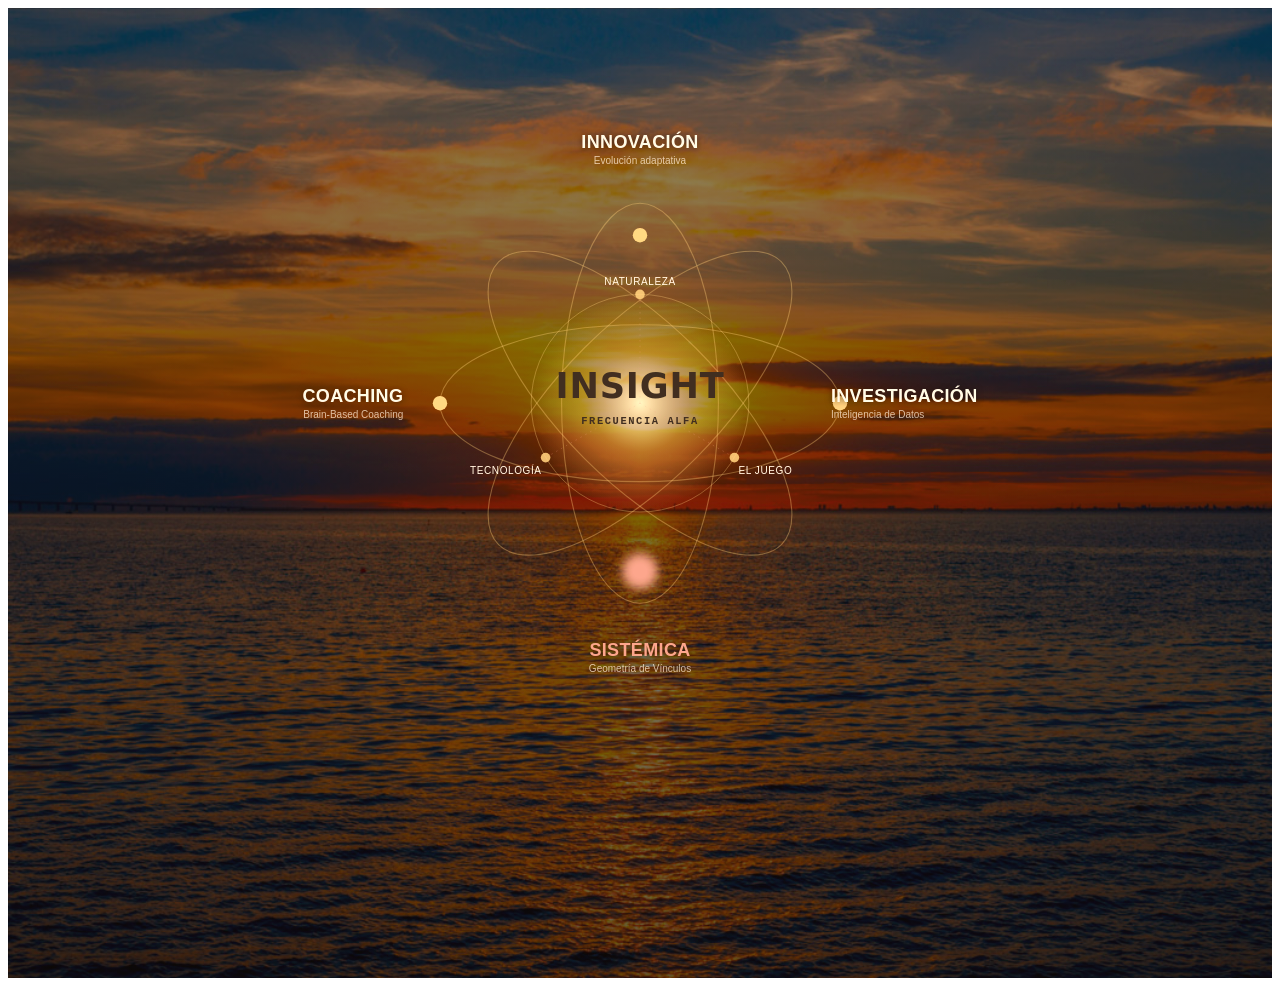
<file: test.html>
<!DOCTYPE html>
<html lang="en">

<head>
  <meta charset="UTF-8">
  <meta name="viewport" content="width=device-width, initial-scale=1.0">
  <title>Document</title>

</head>

<body>
  <style>
    @keyframes af-spin {
      from {
        transform: rotate(0deg);
      }

      to {
        transform: rotate(360deg);
      }
    }

    .af-orbit {
      transform-box: fill-box;
      transform-origin: center center;
      animation: af-spin 600s linear infinite;
      /* Muy lento: 10 min por rotación */
    }
  </style>
  <section data-dc-tpl="107" id="sistema"
    style="background: url(sunset.jpg) center 42% / cover rgb(26, 20, 16); position: relative; padding: 96px 0px; filter: brightness(1.1) saturate(1.05);">
    <div data-dc-tpl="108"
      style="position: absolute;inset: 0px;background: linear-gradient(rgba(15, 10, 8, 0.5), rgba(15, 10, 8, 0.68));">
    </div>
    <div data-dc-tpl="109" style="max-width: 1240px; margin: 0px auto; padding: 0px 32px; position: relative;">



      <div data-dc-tpl="121" style="display: flex; flex-direction: column; align-items: center; gap: 0px;">
        <div data-dc-tpl="122"
          style="padding: clamp(12px, 2vw, 24px) 0px; display: flex; justify-content: center; align-items: center; width: 100%;">
          <div data-dc-tpl="123" style="position: relative; width: 100%; max-width: 640px; aspect-ratio: 1 / 0.86;">
            <svg data-dc-tpl="124" viewBox="0 0 800 660"
              style="position: absolute; inset: 0px; width: 100%; height: 100%; overflow: visible;">
              <defs data-dc-tpl="125">
                <radialGradient data-dc-tpl="126" id="afGlow" cx="50%" cy="50%" r="50%">
                  <stop data-dc-tpl="127" offset="0%" stop-color="#FFE9B8" stop-opacity="0.95"></stop>
                  <stop data-dc-tpl="128" offset="45%" stop-color="#E8A24D" stop-opacity="0.45"></stop>
                  <stop data-dc-tpl="129" offset="100%" stop-color="#E8A24D" stop-opacity="0"></stop>
                </radialGradient>
              </defs>
              <g data-dc-tpl="130" class="af-orbit"
                style="transform-box: fill-box; transform-origin: center center; animation: 90s linear 0s infinite normal none running af-spin;">
                <ellipse data-dc-tpl="131" cx="400" cy="330" rx="250" ry="98" fill="none" stroke="#F0C57A"
                  stroke-opacity="0.35" stroke-width="1.4"></ellipse>
                <ellipse data-dc-tpl="132" cx="400" cy="330" rx="250" ry="98" fill="none" stroke="#F0C57A"
                  stroke-opacity="0.35" stroke-width="1.4" transform="rotate(45 400 330)"></ellipse>
                <ellipse data-dc-tpl="133" cx="400" cy="330" rx="250" ry="98" fill="none" stroke="#F0C57A"
                  stroke-opacity="0.35" stroke-width="1.4" transform="rotate(90 400 330)"></ellipse>
                <ellipse data-dc-tpl="134" cx="400" cy="330" rx="250" ry="98" fill="none" stroke="#F0C57A"
                  stroke-opacity="0.35" stroke-width="1.4" transform="rotate(135 400 330)"></ellipse>
              </g>
              <circle data-dc-tpl="135" class="af-core" cx="400" cy="330" r="136" fill="url(#afGlow)"
                style="transform-box: fill-box; transform-origin: center center; animation: 6s ease-in-out 0s infinite normal none running af-pulse;">
              </circle>
              <circle data-dc-tpl="136" cx="400" cy="330" r="136" fill="none" stroke="#F0C57A" stroke-opacity="0.4"
                stroke-width="1"></circle>
              <line data-dc-tpl="137" x1="400" y1="330" x2="400" y2="194" stroke="#E39881" stroke-opacity="0.3"
                stroke-width="1" stroke-dasharray="2 5"></line>
              <line data-dc-tpl="138" x1="400" y1="330" x2="518" y2="398" stroke="#E39881" stroke-opacity="0.3"
                stroke-width="1" stroke-dasharray="2 5"></line>
              <line data-dc-tpl="139" x1="400" y1="330" x2="282" y2="398" stroke="#E39881" stroke-opacity="0.3"
                stroke-width="1" stroke-dasharray="2 5"></line>
              <circle data-dc-tpl="140" cx="400" cy="120" r="22" fill="#E39881" opacity="0" style="filter: blur(6px);">
              </circle>
              <circle data-dc-tpl="141" cx="650" cy="330" r="22" fill="#E39881" opacity="0" style="filter: blur(6px);">
              </circle>
              <circle data-dc-tpl="142" cx="400" cy="540" r="22" fill="#E39881" opacity="1" style="filter: blur(6px);">
              </circle>
              <circle data-dc-tpl="143" cx="150" cy="330" r="22" fill="#E39881" opacity="0" style="filter: blur(6px);">
              </circle>
              <circle data-dc-tpl="144" cx="400" cy="120" r="9" fill="#F0C57A" style="transition: r 0.3s;"></circle>
              <circle data-dc-tpl="145" cx="400" cy="120" r="9" fill="none" stroke="#E39881" stroke-width="1.2"
                stroke-opacity="0.55">
                <animate data-dc-tpl="146" attributeName="r" values="9;16;9" dur="2.6s" repeatCount="indefinite">
                </animate>
                <animate data-dc-tpl="147" attributeName="stroke-opacity" values="0.55;0;0.55" dur="2.6s"
                  repeatCount="indefinite"></animate>
              </circle>
              <circle data-dc-tpl="148" cx="400" cy="194" r="6" fill="#F0C57A" opacity="0.85"></circle>
              <circle data-dc-tpl="149" cx="518" cy="398" r="6" fill="#F0C57A" opacity="0.85"></circle>
              <circle data-dc-tpl="150" cx="282" cy="398" r="6" fill="#F0C57A" opacity="0.85"></circle>
              <circle data-dc-tpl="151" cx="650" cy="330" r="9" fill="#F0C57A" style="transition: r 0.3s;"></circle>
              <circle data-dc-tpl="152" cx="400" cy="540" r="9" fill="#E39881" style="transition: r 0.3s;"></circle>
              <circle data-dc-tpl="153" cx="150" cy="330" r="9" fill="#F0C57A" style="transition: r 0.3s;"></circle>
              <text data-dc-tpl="154" x="400" y="324" text-anchor="middle"
                font-family="Hanken Grotesk, system-ui, sans-serif" font-size="44" font-weight="600" fill="#3A2A1E"
                letter-spacing="1">INSIGHT</text>
              <text data-dc-tpl="155" x="400" y="356" text-anchor="middle" font-family="IBM Plex Mono, monospace"
                font-size="13" fill="#3A2A1E" letter-spacing="2" font-weight="600" data-en="ALPHA FREQUENCY"
                data-es="FRECUENCIA ALFA">FRECUENCIA ALFA</text>
            </svg>
            <button data-dc-tpl="156"
              style="position: absolute; left: 50%; top: 0%; transform: translateX(-50%); background: none; border-width: medium; border-style: none; border-color: currentcolor; border-image: none; cursor: pointer; padding: 4px 8px; text-align: center;">
              <div data-dc-tpl="157" data-en="INNOVATION"
                style="font-family: var(--sans); font-weight: 600; font-size: clamp(14px, 1.6vw, 18px); letter-spacing: 0.02em; color: rgb(245, 230, 211); transition: color 0.3s; text-shadow: rgba(0, 0, 0, 0.5) 0px 1px 6px;"
                data-es="INNOVACIÓN">INNOVACIÓN</div>
              <div data-dc-tpl="158" data-en="Adaptive evolution"
                style="font-family: var(--mono); font-size: 10px; color: rgba(245, 230, 211, 0.7); margin-top: 2px;"
                data-es="Evolución adaptativa">Evolución adaptativa</div>
            </button>
            <button data-dc-tpl="159"
              style="position: absolute; right: -4%; top: 50%; transform: translateY(-50%); background: none; border-width: medium; border-style: none; border-color: currentcolor; border-image: none; cursor: pointer; padding: 4px 8px; text-align: left;">
              <div data-dc-tpl="160" data-en="RESEARCH"
                style="font-family: var(--sans); font-weight: 600; font-size: clamp(14px, 1.6vw, 18px); letter-spacing: 0.02em; color: rgb(245, 230, 211); transition: color 0.3s; text-shadow: rgba(0, 0, 0, 0.5) 0px 1px 6px;"
                data-es="INVESTIGACIÓN">INVESTIGACIÓN</div>
              <div data-dc-tpl="161" data-en="Data intelligence"
                style="font-family: var(--mono); font-size: 10px; color: rgba(245, 230, 211, 0.7); margin-top: 2px;"
                data-es="Inteligencia de Datos">Inteligencia de Datos</div>
            </button>
            <button data-dc-tpl="162"
              style="position: absolute; left: 50%; bottom: 0%; transform: translateX(-50%); background: none; border-width: medium; border-style: none; border-color: currentcolor; border-image: none; cursor: pointer; padding: 4px 8px; text-align: center;">
              <div data-dc-tpl="163" data-en="SYSTEMIC"
                style="font-family: var(--sans); font-weight: 600; font-size: clamp(14px, 1.6vw, 18px); letter-spacing: 0.02em; color: rgb(227, 152, 129); transition: color 0.3s; text-shadow: rgba(0, 0, 0, 0.5) 0px 1px 6px;"
                data-es="SISTÉMICA">SISTÉMICA</div>
              <div data-dc-tpl="164" data-en="Geometry of bonds"
                style="font-family: var(--mono); font-size: 10px; color: rgba(245, 230, 211, 0.7); margin-top: 2px;"
                data-es="Geometría de Vínculos">Geometría de Vínculos</div>
            </button>
            <button data-dc-tpl="165"
              style="position: absolute; left: -4%; top: 50%; transform: translateY(-50%); background: none; border-width: medium; border-style: none; border-color: currentcolor; border-image: none; cursor: pointer; padding: 4px 8px; text-align: right;">
              <div data-dc-tpl="166" data-en="COACHING"
                style="font-family: var(--sans); font-weight: 600; font-size: clamp(14px, 1.6vw, 18px); letter-spacing: 0.02em; color: rgb(245, 230, 211); transition: color 0.3s; text-shadow: rgba(0, 0, 0, 0.5) 0px 1px 6px;"
                data-es="COACHING">COACHING</div>
              <div data-dc-tpl="167" data-en="Brain-Based Coaching"
                style="font-family: var(--mono); font-size: 10px; color: rgba(245, 230, 211, 0.7); margin-top: 2px;"
                data-es="Brain-Based Coaching">Brain-Based Coaching</div>
            </button>
            <button data-dc-tpl="168" aria-label="Insight"
              style="position: absolute; left: 50%; top: 50%; width: 26%; height: 26%; transform: translate(-50%, -50%); background: none; border-width: medium; border-style: none; border-color: currentcolor; border-image: none; cursor: pointer; border-radius: 50%;"></button>
            <button data-dc-tpl="169"
              style="position: absolute; left: 50%; top: 29.4%; transform: translate(-50%, -100%); background: none; border-width: medium; border-style: none; border-color: currentcolor; border-image: none; cursor: pointer; padding: 2px 4px;">
              <span data-dc-tpl="170" data-en="NATURE"
                style="font-family: var(--mono); font-size: 10px; letter-spacing: 0.06em; color: rgb(245, 230, 211); transition: color 0.3s;"
                data-es="NATURALEZA">NATURALEZA</span>
            </button>
            <button data-dc-tpl="171"
              style="position: absolute; left: 35.25%; top: 60.3%; transform: translate(-100%, 0px); background: none; border-width: medium; border-style: none; border-color: currentcolor; border-image: none; cursor: pointer; padding: 2px 4px; text-align: right;">
              <span data-dc-tpl="172" data-en="TECHNOLOGY"
                style="font-family: var(--mono); font-size: 10px; letter-spacing: 0.06em; color: rgb(245, 230, 211); transition: color 0.3s;"
                data-es="TECNOLOGÍA">TECNOLOGÍA</span>
            </button>
            <button data-dc-tpl="173"
              style="position: absolute; left: 64.75%; top: 60.3%; background: none; border-width: medium; border-style: none; border-color: currentcolor; border-image: none; cursor: pointer; padding: 2px 4px;">
              <span data-dc-tpl="174" data-en="PLAY"
                style="font-family: var(--mono); font-size: 10px; letter-spacing: 0.06em; color: rgb(245, 230, 211); transition: color 0.3s;"
                data-es="EL JUEGO">EL JUEGO</span>
            </button>
          </div>
        </div>
        <div data-dc-tpl="175" style="width: 100%; max-width: 600px; margin-top: 20px; min-height: 64px;">
        </div>

        <div data-dc-tpl="230" data-reveal=""
          style="margin-top: 56px; padding-top: 40px; border-top: 1px solid var(--line); opacity: 1; transform: none; transition: opacity 0.7s cubic-bezier(0.2, 0.6, 0.2, 1), transform 0.7s cubic-bezier(0.2, 0.6, 0.2, 1);">
        </div>
      </div>
    </div>
    </div>
  </section>
</body>

</html>
</file>
<file: css/styles.css>
:root {
  /* paleta y font anteriores
  --cream: #f5f0e8;
  --cream-dark: #ede8dc;
  --teal: #2b6b8a;
  --teal-dark: #1e4e66;
  --teal-light: #3d7e9f;
  --mint: #7dbfb8;
  --sage: #8bad8b;
  --peach: #d4956a;
  --coral: #e8896a;
  --coral-dark: #c8704a;
  --white: #ffffff;
  --text: #1e2d3d;
  --text-mid: #4a5568;
  --text-light: #8a9bad;
  --border: rgba(43, 107, 138, 0.12);
  --font-serif: "Cormorant Garamond", Georgia, serif;
  --font-sans: "Inter", system-ui, sans-serif; */
  --px: clamp(1.5rem, 5vw, 4rem);
  --max-w: 1200px;

  --paper: #f5f2ea; /*fondo claro principal */
  --paper2: #eae6db; /* fondo claro secundario (alterna con paper entre secciones) */
  --sand: #d8d2c4;
  --ink: #213845; /* texto oscuro / fondo footer */
  --forest: #285a71; /*  fondo secciones oscuras (franjas editoriales) */
  --sage: #6f9491;
  --clay: #e39881; /*  acento principal (salmón/terracota) — CTAs, números, subrayados, palabra "INSIGHT" */
  --clay-deep: #ce7b62; /*  hover de clay */
  --teal: #68a3a7;
  --line: rgba(33, 56, 69, 0.14); /*  bordes sutiles */

  --font-serif: "Source Serif 4", serif;
  --font-display: "Instrument Serif", serif;
  --font-sans: "Hanken Grotesk", sans-serif;
  --font-mono: "IBM Plex Mono", monospace;
}
*,
*::before,
*::after {
  box-sizing: border-box;
  margin: 0;
  padding: 0;
}
html {
  scroll-behavior: smooth;
}
body {
  font-family: var(--font-sans);
  color: var(--text);
  background: var(--paper);
  line-height: 1.6;
}
img {
  display: block;
  max-width: 100%;
}
a {
  text-decoration: none;
  color: inherit;
}
h1 {
  font-family: var(--font-display);
  font-weight: 400;
  line-height: 1.15;
}
h2,
h3 {
  font-family: var(--font-serif);
  font-weight: 400;
  line-height: 1.15;
}

.label-tag {
  display: inline-flex;
  align-items: center;
  gap: 0.6rem;
  font-family: var(--font-mono);
  font-size: 0.68rem;
  font-weight: 500;
  letter-spacing: 0.14em;
  text-transform: uppercase;
  color: var(--ink);
}
.label-tag::before {
  content: "";
  display: block;
  width: 2rem;
  height: 1.5px;
  background: var(--ink);
  flex-shrink: 0;
}
.label-tag--light {
  color: rgba(255, 255, 255, 0.75);
}
.label-tag--light::before {
  background: rgba(255, 255, 255, 0.5);
}
.sin-linea::before {
  gap: 0 !important;

}
.sin-linea::before {
  width: 0 !important;
  height: 0 !important;
}
/* TOPBAR */
.topbar {
  background: var(--forest);
  padding: 0.55rem var(--px);
}
.topbar__inner {
  max-width: var(--max-w);
  margin: 0 auto;
  display: flex;
  align-items: center;
  gap: 1.5rem;
  flex-wrap: wrap;
}
.topbar__text {
  font-size: 0.72rem;
  color: rgba(255, 255, 255, 0.8);
  letter-spacing: 0.03em;
}
.topbar__text a {
  color: rgba(255, 255, 255, 0.95);
  border-bottom: 1px solid rgba(255, 255, 255, 0.3);
}
.topbar__text a:hover {
  border-color: #fff;
}
.topbar__sep {
  color: rgba(255, 255, 255, 0.3);
}

/* NAV */
.nav {
  background: var(--paper);
  border-bottom: 1px solid var(--border);
  position: sticky;
  top: 0;
  z-index: 100;
  transition: box-shadow 0.3s;
}
.nav__inner {
  max-width: var(--max-w);
  margin: 0 auto;
  display: flex;
  align-items: center;
  justify-content: space-between;
  height: 4.5rem;
}
.nav__logo img {
  height: 65px;
  width: auto;
}
.nav__links {
  display: flex;
  gap: 2.2rem;
  list-style: none;
}
.nav__links a {
  font-size: 0.78rem;
  font-weight: 400;
  letter-spacing: 0.02em;
  color: var(--text);
  position: relative;
  padding-bottom: 2px;
  transition: color 0.2s;
}
.nav__links a::after {
  content: "";
  position: absolute;
  bottom: -25px;
  left: 0;
  width: 0;
  height: 3px;
  background: var(--teal);
  transition: width 0.25s;
}
.nav__links a:hover,
.nav__links a.active {
  color: var(--teal);
}
.nav__links a:hover::after,
.nav__links a.active::after {
  width: 100%;
}
.nav__right {
  display: flex;
  align-items: center;
  gap: 0.5rem;
}
.nav__lang {
  display: flex;

}

.nav__lang a {
  font-size: 0.72rem;
  font-weight: 500;
  color: var(--text-mid);
  padding: 0.2rem 0.5rem;
  border-radius: 2rem;
  transition: all 0.2s;
}
.nav__lang a.active {
  background: var(--teal);
  color: #fff;
}
.nav__lang a:hover:not(.active) {
  color: var(--teal);
}

/* LANG DROPDOWN (mobile) */
.nav__lang-dropdown {
  display: none;
  position: relative;
}
.nav__lang-dropdown summary {
  list-style: none;
  cursor: pointer;
  display: flex;
  align-items: center;
  gap: 0.3rem;
  font-size: 0.72rem;
  font-weight: 600;
  color: var(--text-mid);
  padding: 0.3rem 0.55rem;
  border: 1px solid var(--border);
  border-radius: 1rem;
  transition: all 0.2s;
}
.nav__lang-dropdown summary::-webkit-details-marker {
  display: none;
}
.nav__lang-dropdown summary::after {
  content: "▾";
  font-size: 0.55rem;
}
.nav__lang-dropdown[open] summary::after {
  content: "▴";
}
.nav__lang-dropdown summary:hover {
  border-color: var(--teal);
  color: var(--teal);
}
.nav__lang-dropdown__menu {
  position: absolute;
  top: calc(100% + 0.4rem);
  right: 0;
  display: flex;
  flex-direction: column;
  min-width: 4.5rem;
  background: var(--paper);
  border: 1px solid var(--border);
  border-radius: 0.5rem;
  box-shadow: 0 8px 20px rgba(33, 56, 69, 0.14);
  padding: 0.35rem;
  z-index: 50;
}
.nav__lang-dropdown__menu a {
  font-size: 0.75rem;
  font-weight: 500;
  color: var(--text-mid);
  padding: 0.35rem 0.6rem;
  border-radius: 0.3rem;
  transition: all 0.2s;
}
.nav__lang-dropdown__menu a.active {
  background: var(--teal);
  color: #fff;
}
.nav__lang-dropdown__menu a:hover:not(.active) {
  background: var(--paper2);
  color: var(--teal);
}
.nav__cta {
  display: inline-block;
  background: var(--clay);
  transition: background 0.4s ease-in-out;
  color: #fff;
  font-family: var(--font-sans);
  font-size: 0.75rem;
  font-weight: 600;
  letter-spacing: 0.08em;
  text-transform: uppercase;
  padding: 0.5rem 1.1rem;
  border-radius: 2rem;
}
.nav__cta:hover {
  background: var(--clay-deep);
}
/* HAMBURGER */
.nav__hamburger {
  display: none;
  flex-direction: column;
  justify-content: center;
  gap: 5px;
  width: 2.2rem;
  height: 2.2rem;
  background: none;
  border: none;
  cursor: pointer;
  padding: 0.3rem;
  border-radius: 0.25rem;
  transition: background 0.2s;
}
.nav__hamburger:hover {
  background: rgba(43, 107, 138, 0.08);
}
.nav__hamburger span {
  display: block;
  width: 100%;
  height: 2px;
  background: var(--ink);
  border-radius: 2px;
  transition:
    transform 0.3s,
    opacity 0.3s;
}
.nav__hamburger.open span:nth-child(1) {
  transform: translateY(7px) rotate(45deg);
}
.nav__hamburger.open span:nth-child(2) {
  opacity: 0;
}
.nav__hamburger.open span:nth-child(3) {
  transform: translateY(-7px) rotate(-45deg);
}

/* MOBILE MENU */
.nav__mobile {
  display: none;
  position: absolute;
  top: 100%;
  left: 0;
  right: 0;
  background: var(--paper2);
  border-bottom: 2px solid var(--teal);
  box-shadow: 0 8px 24px rgba(0, 0, 0, 0.1);
  padding: 1.5rem var(--px);
  flex-direction: column;
  gap: 0;
  z-index: 99;
}
.nav__mobile.open {
  display: flex;
}
.nav__mobile li {
  list-style: none;
  border-bottom: 1px solid var(--border);
}
.nav__mobile li:last-child {
  border-bottom: none;
}
.nav__mobile a {
  display: block;
  padding: 1rem 0;
  font-size: 0.95rem;
  font-weight: 400;
  color: var(--text);
  letter-spacing: 0.02em;
  transition:
    color 0.2s,
    padding-left 0.2s;
  position: relative;
}
.nav__mobile a::before {
  content: "";
  position: absolute;
  left: 0;
  top: 50%;
  transform: translateY(-50%);
  width: 0;
  height: 1.5px;
  background: var(--ink);
  transition: width 0.25s;
}
.nav__mobile a:hover,
.nav__mobile a.active {
  color: var(--teal);
  padding-left: 0.8rem;
}
.nav__mobile a:hover::before,
.nav__mobile a.active::before {
  width: 0.5rem;
}
.nav__mobile__lang {
  display: flex;
  gap: 0.5rem;
  padding-top: 1rem;
  margin-top: 0.5rem;
  border-top: 1px solid var(--border);
}
.nav__mobile__lang a {
  font-size: 0.75rem;
  font-weight: 500;
  color: var(--text-mid);
  padding: 0.25rem 0.7rem;
  border-radius: 2rem;
  border: 1px solid var(--border);
  transition: all 0.2s;
  padding-left: 0.7rem;
}
.nav__mobile__lang a::before {
  display: none;
}
.nav__mobile__lang a.active {
  background: var(--teal);
  color: #fff;
  border-color: var(--teal);
}
.nav__mobile__lang a:hover:not(.active) {
  color: var(--teal);
  border-color: var(--teal);
}

/* HERO ROW 1 */
.hero {
  display: grid;
  grid-template-columns: 1fr 1fr;
  min-height: 60vh;
  overflow: hidden;
}
.hero__left {
  display: flex;
  align-items: flex-start;
  flex-direction: column;
  padding: 5rem var(--px) 5rem 4rem;
  background: var(--cream);
}
.hero__h1 {
  font-size: clamp(3.6rem, 4.5vw, 4.4rem);
  font-weight: 300;
  color: var(--sage);
  font-family: var(--font-display);
}
.hero__h2 {
  color: var(--sage);
  font-size: clamp(1.6rem, 3.5vw, 3.4rem);
  font-family: var(--font-display);
  line-height: 3rem;
}
.hero__h1 span {
  color: var(--clay);
}
.hero h3 {
  font-family: var(--font-display);
  margin-top: 1rem;
  font-size: 2rem;
  color: var(--ink);
}
.hero__right {
  overflow: hidden;
}
.hero__right img {
  width: 100%;
  height: 100%;
  object-fit: cover;
}

/* HERO ROW 2 */
.hero2 {
  display: grid;
  grid-template-columns: 1fr 1fr;
  min-height: 48vh;
  overflow: hidden;
}
.hero2__left {
  overflow: hidden;
}
.hero2__left img {
  width: 100%;
  height: 100%;
  object-fit: cover;
}
.hero2__right {
  display: flex;
  align-items: center;
  background: var(--cream-dark);
  padding: 4rem 4rem 4rem 3rem;
}
.hero2__right p {
  font-size: 0.95rem;
  color: var(--text-mid);
  line-height: 1.85;
}

/* SISTEMA BANNER */
.sistema-banner {
  position: relative;
  overflow: hidden;
  min-height: 300px;
  display: flex;
  align-items: left;
  justify-content: left;
}
.sistema-banner__bg {
  position: absolute;
  inset: 0;
}
.sistema-banner__bg img {
  width: 100%;
  height: 100%;
  object-fit: cover;
}
.sistema-banner__overlay {
  position: absolute;
  inset: 0;
  background: linear-gradient(
    135deg,
    rgba(30, 78, 102, 0.85),
    rgba(43, 107, 138, 0.8)
  );
}
.sistema-banner__content {
    position: relative;
    z-index: 2;
    text-align: left;
    padding: 3rem 0rem 0;
    margin: 0 auto;
    max-width: var(--max-w);
    width: 1200px;
}
.sistema-banner__label {
  margin-bottom: 1.2rem;
}
.sistema-banner__h2 {
  font-family: var(--font-serif);
  font-size: clamp(2.4rem, 5vw, 4rem);
  font-weight: 300;
  color: #fff;
  line-height: 0.8;
  padding: 2rem 0
}
.sistema-banner__h2 em {
  font-size: 40px;
  font-style: normal;
}
/* DIAGRAMA */
.diagrama {
  background: var(--cream);
  text-align: center;
}
.diagrama img {
  margin: 0 auto;
}
.subtitle-onDark {
  font-size: 16px;
  line-height: 1.6;
  color: rgba(245, 242, 234, 0.7);
  margin: 0 0 28px;
}
.subtitle-onDark--narrow {
  max-width: 44ch;
}
.sa-point--innovacion {
  top: 20%;
  left: 49%;
  transform: translate(-50%, -50%);
}
.sa-point--coaching {
top: 48%;
    left: 33%;
  transform: translate(-50%, -50%);
}
.sa-point--investigacion {
    top: 48%;
    right: 33%;
  transform: translate(50%, -50%);
}
.sa-point--sistemica {
bottom: 19%;
    left: 49%;
  transform: translate(-50%, 50%);
}
.sa-point--center {
  top: 47%;
  left: 42%;
  transform: translate(-50%, -50%);
}

/* ABORDAMOS */
.abordamos__bar {
  background: var(--teal);
  padding: 1.4rem var(--px);
  text-align: center;
}
.abordamos__bar h2 {
  font-family: var(--font-serif);
  font-size: 1.8rem;
  font-weight: 400;
  color: #fff;
}
.abordamos__cards {
  display: grid;
  grid-template-columns: repeat(3, 1fr);
}
.abordamos__card {
  background: var(--teal);
  padding: 1rem 2.5rem 5rem;
  border-right: 1px solid rgba(255, 255, 255, 0.15);
  text-align: center;
}
.abordamos__card:last-child {
  border-right: none;
}
.abordamos__card h3 {
  font-family: var(--font-serif);
  font-size: 2.4rem;
  font-weight: 400;
  color: #fff;
  margin-bottom: 0.4rem;
}
.abordamos__card h4 {
  font-family: var(--font-sans);
  font-size: 0.68rem;
  font-weight: 500;
  letter-spacing: 0.12em;
  text-transform: uppercase;
  color: rgba(255, 255, 255, 0.7);
  margin-bottom: 1.2rem;
}
.abordamos__card p {
  font-size: 0.88rem;
  color: rgba(255, 255, 255, 0.85);
  line-height: 1.75;
}

/* PROGRAMAS */
.programas__bar {
  background: var(--forest);
  padding: 1.4rem var(--px);
}
.programas__bar h2 {
  font-family: var(--font-serif);
  font-size: 1.8rem;
  font-weight: 400;
  color: #fff;
}
.programas__cards {
  display: grid;
  grid-template-columns: repeat(4, 1fr);
  gap: 1.5rem;
  background: var(--forest);
  padding: 2.5rem var(--px);
  max-width: var(--max-w);
  margin: 0 auto
}
.programa-card {
  padding: 2.5rem 2rem;
  border-radius: 0.675rem;
  min-height: 220px;
  display: flex;
  flex-direction: column;
  justify-content: flex-end;
  transition:
    transform 0.2s,
    box-shadow 0.2s;
}
.programa-card:hover {
  transform: translateY(-4px);
  box-shadow: 0 8px 24px rgba(0, 0, 0, 0.15);
}
.programa-card--1,
.programa-card--2,
.programa-card--3,
.programa-card--4
{
  background: hsl(200, 47%, 19%)
}
.programa-card h3 {
  font-family: var(--font-serif);
  font-size: 2.2rem;
  font-weight: 400;
  color: #fff;
  line-height: 1;
  margin-bottom: 0.25rem;
}
.programa-card h4 {
  font-family: var(--font-mono);
  font-size: 0.75rem;
  text-transform: uppercase;
  letter-spacing: 0.08em;
  color: rgba(255, 255, 255, 0.9);
  margin-bottom: 0.2rem;
}
.programa-card p {
  font-family: var(--font-sans);
  font-size: 0.8rem;
  color: rgba(255, 255, 255, 0.75);
}

/* MANIFIESTO */
.manifiesto {
  background: var(--cream);
  padding: 5rem var(--px);
}
.manifiesto__label {
  margin-bottom: 1.5rem;
}
.manifiesto__title {
  font-family: var(--font-serif);
  font-size: clamp(1.8rem, 2.5vw, 2.4rem);
  font-weight: 300;
  color: var(--ink);
  margin-bottom: 2.5rem;
}
.manifiesto__inner {
  display: grid;
  grid-template-columns: 1fr 1fr;
  gap: 4rem;
  align-items: start;
}
.manifiesto__item {
  margin-bottom: 1.2rem;
}
.manifiesto__item p {
  font-size: 0.9rem;
  color: var(--text-mid);
  line-height: 1.85;
}
.manifiesto__item strong {
  color: var(--text);
  font-weight: 600;
}
.manifiesto__img {
  border-radius: 0.5rem;
  overflow: hidden;
}
.manifiesto__img img {
  width: 100%;
  height: 380px;
  object-fit: cover;
}

/* CTA BAND */
.cta-band {
  padding: 2rem var(--px);
  text-align: center;
}
.cta-band a {
  display: inline-block;
  background: var(--teal);
  color: var(--ink);
  font-family: var(--font-sans);
  font-size: 0.82rem;
  font-weight: 600;
  letter-spacing: 0.08em;
  text-transform: uppercase;
  padding: 0.9rem 2.5rem;
  border-radius: 3rem;
  transition:
    background 0.2s,
    color 0.2s;
}
.cta-band a:hover {
  background: var(--sage);
}

/* STATS */
.stats {
  display: grid;
  grid-template-columns: repeat(4, 1fr);
  border-bottom: 1px solid #ccc;
    border-top: 1px solid #ccc;
}
.stat {
  padding: 2rem 1.5rem;
  text-align: center;
  background: var(--paper);
}
.stat:last-child {
  border-right: none;
}
.stat--alt {
  background: var(--paper2);
}
.stat__num {
  font-family: var(--font-serif);
  font-size: 2rem;
  font-weight: 400;
  color: var(--teal);
  display: block;
  margin-bottom: 0.3rem;
}
.stat__label {
  font-family: var(--font-sans);
  font-size: 0.7rem;
  font-weight: 500;
  letter-spacing: 0.08em;
  text-transform: uppercase;
  color: var(--text-mid);
}

/* CLIENTES */
.clientes {
  padding: 5rem var(--px);
  background: var(--cream);
}
.clientes__inner {
  max-width: var(--max-w);
  margin: 0 auto;

}
.clientes__label {
  margin-bottom: 1.2rem;
}
.clientes__h2 {
  font-family: var(--font-serif);
  font-size: clamp(1.8rem, 2.5vw, 2.4rem);
  font-weight: 300;
  color: var(--ink);
}
.clientes p {
  font-family: var(--font-sans);
  font-size: 16px;
  font-weight: 300;
  color: var(--ink);
}
p.sectores {
  font-family: var(--font-sans);
  font-size: 11px;
  text-transform: uppercase;
  margin-bottom: 3rem;
}
/* CLIENTES - LOGOS FULL BLEED */
.clientes__logos {
  border-radius: 0;            /* Sin bordes redondeados para que se vea de borde a borde */
  overflow: hidden;
  background: #73a4a7;

  /* Full-bleed: ocupa todo el ancho del viewport */
  width: 100vw;
  margin-left: calc(50% - 50vw);
  margin-right: calc(50% - 50vw);
  padding: 0;
}

.clientes__logos img {
  width: 100%;
}

/* Aseguramos que el carousel-wrapper también ocupe el 100% */
.clientes__logos .carousel-wrapper {
  max-width: 100%;
  width: 100%;
  margin: 0 auto;
  border-radius: 0;
}

/* En mobile, que también sea full-bleed */
@media (max-width: 767px) {
  .clientes__logos {
    width: 100vw;
    margin-left: calc(50% - 50vw);
    margin-right: calc(50% - 50vw);
  }
}

/* TESTIMONIOS (cards con hover-tooltip) */
.testimonios__grid {
  display: grid;
  grid-template-columns: repeat(auto-fit, minmax(210px, 1fr));
  gap: 1.5rem;
  margin-top: 3rem;
}
.testimonio-card {
  position: relative;
  background: var(--paper);
  border: 1px solid var(--line);
  border-radius: 0.675rem;
  padding: 2.2rem 1.6rem 1.8rem;
  min-height: 210px;
  text-align: center;
  overflow: visible;
  cursor: default;
  transition:
    transform 0.2s,
    box-shadow 0.2s;
}
.testimonio-card:hover,
.testimonio-card:focus-within {
  transform: translateY(-4px);
  box-shadow: 0 8px 24px rgba(33, 56, 69, 0.12);
  z-index: 20;
}
.testimonio-card__avatar {
  width: 3.2rem;
  height: 3.2rem;
  border-radius: 50%;
  margin: 0 auto 1rem;
  display: flex;
  align-items: center;
  justify-content: center;
  font-family: var(--font-serif);
  font-size: 1.05rem;
  font-weight: 600;
  color: #fff;
}
.testimonio-card__avatar--1 {
  background: var(--teal);
}
.testimonio-card__avatar--2 {
  background: var(--clay);
}
.testimonio-card__avatar--3 {
  background: var(--sage);
}
.testimonio-card__avatar--4 {
  background: var(--forest);
}
.testimonio-card__avatar--5 {
  background: var(--clay-deep);
}
.testimonio-card__name {
  font-family: var(--font-serif);
  font-size: 1.05rem;
  font-weight: 600;
  color: var(--ink);
  margin-bottom: 0.3rem;
}
.testimonio-card__role {
  font-family: var(--font-sans);
  font-size: 0.78rem;
  font-weight: 400;
  color: var(--text-mid);
  line-height: 1.4;
  margin-bottom: 0.5rem;
}
.testimonio-card__company {
  font-family: var(--font-mono);
  font-size: 0.66rem;
  font-weight: 600;
  letter-spacing: 0.1em;
  text-transform: uppercase;
  color: var(--clay-deep);
}
.testimonio-card__tooltip {
  position: absolute;
  left: 50%;
  bottom: calc(100% + 16px);
  width: 260px;
  max-width: 85vw;
  transform: translateX(-50%) translateY(8px);
  background: rgba(33, 56, 69, 0.97);
  color: #fff;
  padding: 1.6rem 1.4rem 1.35rem;
  border-radius: 0.75rem;
  box-shadow: 0 16px 36px rgba(33, 56, 69, 0.3);
  font-family: var(--font-sans);
  font-size: 0.82rem;
  line-height: 1.6;
  text-align: left;
  max-height: 260px;
  overflow-y: auto;
  opacity: 0;
  visibility: hidden;
  pointer-events: none;
  transition:
    opacity 0.25s ease,
    visibility 0.25s ease,
    transform 0.25s ease;
  z-index: 30;
}
.testimonio-card__tooltip::before {
  content: "\201C";
  font-family: var(--font-serif);
  font-size: 2.4rem;
  line-height: 1;
  color: var(--clay);
  position: absolute;
  top: 0.4rem;
  left: 1rem;
  opacity: 0.6;
}
.testimonio-card__tooltip::after {
  content: "";
  position: absolute;
  top: 100%;
  left: 50%;
  transform: translateX(-50%);
  border: 8px solid transparent;
  border-top-color: rgba(33, 56, 69, 0.97);
}
.testimonio-card:hover .testimonio-card__tooltip,
.testimonio-card:focus-within .testimonio-card__tooltip {
  opacity: 1;
  visibility: visible;
  transform: translateX(-50%) translateY(0);
  pointer-events: auto;
}

/* CONTACTO */
.contacto {
  background: var(--teal);
  padding: 5rem var(--px) ;
}
.contacto__inner {
  max-width: var(--max-w);
  margin: 0 auto;
  display: grid;
  grid-template-columns: 1fr 1fr;
  gap: 5rem;
  align-items: start;
}
.contacto__label {
  margin-bottom: 1.2rem;
}
.contacto__h2 {
  font-family: var(--font-serif);
  font-size: clamp(2rem, 3vw, 2.8rem);
  font-weight: 300;
  color: #fff;
  margin-bottom: 1rem;
}
.contacto__sub {
  font-size: 0.9rem;
  color: rgba(255, 255, 255, 0.7);
  margin-bottom: 2rem;
  font-family: var(--font-sans);
}
.contacto__dato {
  margin-bottom: 1rem;
}
.contacto__dato-label {
  font-family: var(--font-sans);
  font-size: 0.65rem;
  font-weight: 500;
  letter-spacing: 0.12em;
  text-transform: uppercase;
  color: var(--ink);
  display: block;
  margin-bottom: 0.2rem;
}
.contacto__dato-val {
  font-size: 0.9rem;
  color: #fff;
  line-height: 1.6;
}
.contacto__dato-val a {
  color: rgba(255, 255, 255, 0.7);
  transition: color 0.2s;
}
.contacto__dato-val a:hover {
  color: #fff;
}
.contacto__mapa {
  border-radius: 0.5rem 0.5rem 0 0;
  overflow: hidden;
  margin-top: 2rem;
}
.contacto__mapa img {
  width: 100%;
  height: 200px;
  object-fit: cover;
  opacity: 0.8;
}
.form {
  display: flex;
  flex-direction: column;
}
.form__field {
  border-bottom: 1px solid rgba(255, 255, 255, 0.45);
  padding: 1rem 0;
}
.form__field input,
.form__field textarea {
  width: 100%;
  background: transparent;
  border: none;
  outline: none;
  font-family: var(--font-sans);
  font-size: 0.88rem;
  color: #fff;
  caret-color: var(--ink);
  resize: none;
}
.form__field input::placeholder,
.form__field textarea::placeholder {
  color: rgba(255, 255, 255, 0.35);
}
.form__field textarea {
  min-height: 5rem;
}
.form__submit {
  display: flex;
  align-items: center;
  justify-content: space-between;
  background: var(--ink);
  color: #fff;
  border: none;
  padding: 1rem 1.4rem;
  margin-top: 1.2rem;
  cursor: pointer;
  font-family: var(--font-sans);
  font-size: 0.85rem;
  font-weight: 500;
  border-radius: 0.25rem;
  transition: background 0.2s;
}
.form__submit:hover {
  background: var(--ink);
}
.form__privacy {
  font-size: 0.7rem;
  color: rgba(255, 255, 255, 0.35);
  margin-top: 0.6rem;
  font-family: "Courier New", monospace;
}

/* FOOTER */
.footer {
  background: var(--ink);
  padding: 2rem var(--px);
}
.footer__inner {
  max-width: var(--max-w);
  margin: 0 auto;
  display: flex;
  align-items: center;
  justify-content: space-between;
  flex-wrap: wrap;
  gap: 1rem;
}
.footer__logo img {
  height: 55px;
  width: auto;
}
.footer__tagline {
  font-family: var(--font-mono);
  font-size: 0.65rem;
  letter-spacing: 0.12em;
  text-transform: uppercase;
  color: rgba(255, 255, 255, 0.4);
}
.footer__back {
  font-size: 0.75rem;
  color: rgba(255, 255, 255, 0.4);
  cursor: pointer;
  transition: color 0.2s;
  font-family: var(--font-mono);
  text-transform: uppercase;
}
.footer__back:hover {
  color: rgba(255, 255, 255, 0.8);
}
.footer__tagline span {
  color: var(--clay);
}

/* WHATSAPP */
.wa-float {
  position: fixed;
  bottom: 2rem;
  right: 2rem;
  z-index: 999;
  width: 3.2rem;
  height: 3.2rem;
  border-radius: 50%;

  display: flex;
  align-items: center;
  justify-content: center;
  box-shadow: 0 4px 16px rgba(0, 0, 0, 0.2);
  transition: transform 0.2s;
  /* Gradiente radial */
  background: radial-gradient(
    circle at center,
    var(--clay),
    rgb(255, 112, 112) 80%
  );

  /* Animación con sombra */
  animation: pulseGlow 1.5s ease-in-out infinite;
}

@keyframes pulseGlow {
  0%,
  100% {
    box-shadow: 0 4px 20px rgba(196, 168, 130, 0.3);
    transform: scale(1);
  }
  50% {
    box-shadow: 0 4px 40px rgba(196, 168, 130, 0.8);
    transform: scale(0.97);
  }
}

.wa-float:hover {
  transform: scale(1.08);
}
.wa-float svg {
  width: 1.6rem;
  height: 1.6rem;
  fill: #fff;
}

/* ─── DIAGRAMA INTERACTIVO ──────────────────── */
.sa-diagram-wrap {
  position: relative;
  width: 100%;
  margin: 0 auto;
}
.sa-diagram-img {
  display: block;
  width: 100%;
  height: auto;
}
button {
 text-transform: uppercase;
 }
.sa-point {
  position: absolute;
  transform: translate(-50%, -50%);
  width: 20px;
  height: 20px;
  border: none;
  background: transparent;
  cursor: pointer;
  padding: 0;
  z-index: 5;
  border-radius: 50%;

}

/* ─── OVERLAY & MODAL ───────────────────────── */
.sa-overlay {
  position: fixed;
  inset: 0;
  background: rgba(15, 30, 40, 0.75);
  z-index: 9000;
  display: none;
  align-items: center;
  justify-content: center;
  padding: 1.5rem;
  backdrop-filter: blur(4px);
}
.sa-overlay.open {
  display: flex;
}

.sa-modal {
  position: relative;
  background: var(--cream);
  border-radius: 0.5rem;
  width: 100%;
  max-width: 720px;
  max-height: 90vh;
  overflow: hidden;
  display: flex;
  flex-direction: column;
  box-shadow: 0 24px 64px rgba(0, 0, 0, 0.35);
  animation: saSlideIn 0.28s ease;
}
@keyframes saSlideIn {
  from {
    opacity: 0;
    transform: translateY(16px);
  }
  to {
    opacity: 1;
    transform: translateY(0);
  }
}

.sa-modal-close {
  position: absolute;
  top: 1rem;
  right: 1rem;
  z-index: 10;
  width: 2.2rem;
  height: 2.2rem;
  border-radius: 50%;
  border: none;
  background: rgba(30, 45, 61, 0.12);
  color: var(--teal-dark);
  font-size: 1rem;
  cursor: pointer;
  display: flex;
  align-items: center;
  justify-content: center;
  transition: background 0.2s;
}
.sa-modal-close:hover {
  background: rgba(30, 45, 61, 0.25);
}

/* Header fijo — no scrollea */
.sa-modal-header {
  background: var(--teal);
  padding: 2.5rem 2rem 2rem;
  flex-shrink: 0;
  position: relative;
}

/* Cuerpo scrolleable */
.sa-modal-scroll {
  overflow-y: auto;
  flex: 1 1 auto;
  min-height: 0;
}
.sa-modal-eyebrow {
  font-family: var(--font-sans);
  font-size: 0.65rem;
  font-weight: 500;
  letter-spacing: 0.14em;
  text-transform: uppercase;
  color: var(--ink);
  display: flex;
  align-items: center;
  gap: 0.5rem;
  margin-bottom: 0.75rem;
}
.sa-modal-eyebrow::before {
  content: "";
  display: block;
  width: 1.5rem;
  height: 1.5px;
  background: var(--ink);
}
.sa-modal-title {
  font-family: var(--font-serif);
  font-size: clamp(1.6rem, 3vw, 2.2rem);
  font-weight: 300;
  color: #fff;
  line-height: 1.2;
}
.sa-modal-sub {
  font-size: 0.82rem;
  color: rgba(255, 255, 255, 0.65);
  margin-top: 0.5rem;
  font-style: italic;
  font-family: var(--font-serif);
}

/* Content */
.sa-modal-content {
  padding: 2rem;
  display: grid;
  grid-template-columns: 1fr 1fr;
  gap: 2rem;
  background-color: white;
}
.sa-modal-text {
  font-size: 0.9rem;
  color: var(--text-mid);
  line-height: 1.8;
}
.sa-modal-text p {
  margin-bottom: 1rem;
}
.sa-modal-text h4 {
  font-family: var(--font-sans);
  font-size: 0.68rem;
  font-weight: 600;
  letter-spacing: 0.1em;
  text-transform: uppercase;
  color: var(--ink);
  margin: 1.2rem 0 0.5rem;
}
.sa-modal-text ul {
  padding-left: 1.2rem;
  margin-bottom: 1rem;
}
.sa-modal-text li {
  margin-bottom: 0.4rem;
}

/* Sidebar */
.sa-modal-sidebar {
  display: flex;
  flex-direction: column;
  gap: 1rem;
}
.sa-modal-info {
  background: var(--teal);
  border-radius: 0.4rem;
  padding: 1.2rem;
}
.sa-modal-info-label {
  font-family: var(--font-sans);
  font-size: 0.62rem;
  font-weight: 600;
  letter-spacing: 0.1em;
  text-transform: uppercase;
  color: rgba(255, 255, 255, 0.6);
  margin-bottom: 0.5rem;
}
.sa-modal-info-val {
  font-size: 0.85rem;
  color: #fff;
  line-height: 1.6;
}
.sa-modal-info--light {
  background: var(--cream-dark);
}
.sa-modal-info--light .sa-modal-info-label {
  color: var(--text-light);
}
.sa-modal-info--light .sa-modal-info-val {
  color: var(--text-mid);
}

.sa-modal-cta {
  display: inline-block;
  margin-top: 0.5rem;
  background: var(--ink);
  color: #fff;
  font-family: var(--font-sans);
  font-size: 0.8rem;
  font-weight: 600;
  padding: 0.75rem 1.5rem;
  border-radius: 3rem;
  transition: background 0.2s;
  text-align: center;
}
.sa-modal-cta:hover {
  background: var(--ink);
}

@media (max-width: 640px) {
  .sa-modal-content {
    grid-template-columns: 1fr;
  }
  .sa-modal-header {
    padding: 1.5rem 1.2rem 1.2rem;
  }
  .sa-modal-content {
    padding: 1.2rem;
  }
}

/* RESPONSIVE */
@media (max-width: 960px) {
  .hero,
  .hero2,
  .manifiesto__inner,
  .contacto__inner {
    grid-template-columns: 1fr;
  }
  .hero__right img {
    height: 320px;
  }
  .hero2__left img {
    height: 300px;
  }
  .abordamos__cards,
  .stats {
    grid-template-columns: 1fr;
  }
  .programas__cards {
    grid-template-columns: 1fr 1fr;
  }
  .testimonios__grid {
    grid-template-columns: repeat(2, 1fr);
  }
  /* Ocultar nav desktop, mostrar hamburger */
  .nav__links {
    display: none;
  }
  .nav__hamburger {
    display: flex;
  }
  /* Idiomas: pasar de lista plana a dropdown compacto, y sacar el CTA */
  .nav__lang {
    display: none;
  }
  .nav__lang-dropdown {
    display: block;
  }
  .nav__cta {
    display: none;
  }
  /* Nav se vuelve relative para que el menú mobile se posicione bien */
  .nav {
    position: sticky;
    top: 0;
  }
}
@media (max-width: 600px) {
  .programas__cards {
    grid-template-columns: 1fr;
  }
  .topbar__sep {
    display: none;
  }
  .topbar__inner {
    gap: 0.5rem;
  }
  .stats {
    grid-template-columns: 1fr 1fr;
  }
  .testimonios__grid {
    grid-template-columns: 1fr;
  }
}

.abordamos__card {
  position: relative;
  cursor: hand;
}

.abordamos__card p {
  position: absolute;
  bottom: 0%;
  left: 0%;

  color: #fff;
  padding: 35px;
  border-radius: 6px;
  font-size: 11px;
  line-height: 1.4;
  width: 100%;
  pointer-events: none;
  margin: 0;

  opacity: 0;
  visibility: hidden;
  transition:
    opacity 0.3s ease,
    visibility 0.3s ease;
  z-index: 10;
}

.abordamos__card:hover p {
  opacity: 1;
  visibility: visible;
}

.programa-card {
  position: relative;
}

.programa-card .tooltip {
  position: absolute;
  bottom: 50%;
  left: 0%;

  color: #fff;
  padding: 35px;
  border-radius: 6px;
  font-size: 13px;
  line-height: 1.4;
  width: 100%;
  pointer-events: none;

  opacity: 0;
  visibility: hidden;
  transition:
    opacity 0.3s ease,
    visibility 0.3s ease;
  z-index: 10;
}

.programa-card:hover .tooltip {
  opacity: 1;
  visibility: visible;
}

.carousel-wrapper {
  width: 100%;
  max-width: 1200px;
  margin: 0 auto;
  overflow: hidden;
  position: relative;

  -webkit-mask-image: linear-gradient(
    to right,
    transparent 0%,
    black 5%,
    black 95%,
    transparent 100%
  );
  mask-image: linear-gradient(
    to right,
    transparent 0%,
    black 5%,
    black 95%,
    transparent 100%
  );
}

.carousel-track {
  display: flex;
  width: max-content;
  animation: scroll-left 70s linear infinite;
}

.carousel-wrapper:hover .carousel-track {
  animation-play-state: paused;
}

.logo-cell {
  flex: 0 0 auto;
  width: 300px;
  display: flex;
  align-items: center;
  justify-content: center;
  padding: 12px 24px;
}

.logo-cell img {
  max-width: 100%;
  max-height: 100px;
  width: auto;
  height: auto;
  object-fit: contain;
  display: block;
}

@keyframes scroll-left {
  from {
    transform: translateX(0);
  }
  to {
    transform: translateX(-50%);
  }
}

@media (max-width: 967px) {
  .logo-cell {
    width: 33.333%;
    max-width: 260px;
  }
}

@media (max-width: 600px) {
  .logo-cell {
    width: 50%;
    max-width: 220px;
  }
}
/* ── EFECTO VISUAL MODAL ── */
.sa-modal {
  transition:
    opacity 0.3s ease,
    transform 0.3s ease;
  opacity: 1;
  transform: scale(1);
}

.sa-modal.closing {
  opacity: 0;
  transform: scale(0.92);
}

/* ── EFECTO HOVER EN PUNTOS ── */
.sa-point {
  transition:
    transform 0.3s ease,
    box-shadow 0.3s ease,
    background 0.3s ease;
  cursor: pointer;
  position: relative;
  z-index: 2;
}

.sa-point:hover {
  transform: scale(1.35);
  box-shadow: 0 0 25px rgba(196, 168, 130, 0.7);
}

.sa-point--center:hover {
  transform: scale(1.25);
  box-shadow: 0 0 35px rgba(196, 168, 130, 0.9);
}

/* ── OVERLAY CON TRANSICIÓN ── */
.sa-overlay {
  transition: opacity 0.35s ease;
  opacity: 0;
  pointer-events: none;
}

.sa-overlay.open {
  opacity: 1;
  pointer-events: auto;
}

/* ── PUNTO CENTRO SIEMPRE VISIBLE ── */
.sa-point--center {
  z-index: 3;
}
.sa-diagram-wrap {
  position: relative;
  display: inline-block;
  width: 100%;
  margin: 0 auto;
  padding: 3rem;
}

.sa-diagram-img {
  display: block;
  width: 100%;
  height: auto;
  pointer-events: none; /* La imagen no bloquea los clics */
}

.sa-point {
  position: absolute;
  width: 20px;
  height: 20px;
  background: rgb(226, 197, 29, 0); /* Celeste */
  cursor: pointer;
  border-radius: 50%;
  z-index: 10;

  padding: 0;
  pointer-events: auto; /* Los botones capturan eventos */
}

.sa-point--center {
  width: 50px;
  height: 50px;
  background: none; /* Amarillo */

  z-index: 11;
}
.sa-point--center::after {
  background: none; /* Amarillo */

  z-index: 11;
}


/* Efecto de pulso para llamar la atención */
@keyframes pulse-point {
  0%,
  100% {
    transform: scale(1);
  }
  50% {
    transform: scale(1.1);
  }
}

.sa-point div {
  width: 200px;
}


/* ── EYEBROW DEL HERO (idéntico a Manifiesto) ── */
.hero__label {
  margin-bottom: 16px;
  display: block;
  text-align: left; /* Asegura que esté alineado a la izquierda */
}

.hero__label .label-tag {
  display: block;
  align-items: center;
  gap: 0.6rem;
  font-family: var(--font-mono);
  font-size: 0.68rem;
  font-weight: 500;
  letter-spacing: 0.14em;
  text-transform: uppercase;
  color: var(--ink);
}

/* Ajuste del H1 */
.hero__h1 {
  margin-top: 0;
}

.typewriter-container {
  display: inline-block;
  font-family: var(--font-display);
}

.typewriter-text {
  overflow: hidden;
  border-right: 3px solid var(--clay, #c4a882);
  white-space: nowrap;
  margin: 0 auto;
  animation:
    typing 3.5s steps(30, end) forwards,
    blink-caret 0.75s step-end infinite;

  display: inline-block;
  font-size: clamp(1.6rem, 4.5vw, 4.4rem);
  font-weight: 300;
  color: var(--sage);
  font-family: var(--font-display);
}

@keyframes typing {
  from {
    width: 0;
  }
  to {
    width: 100%;
  }
}

@keyframes blink-caret {
  from,
  to {
    border-color: transparent;
  }
  50% {
    border-color: var(--clay, #c4a882);
  }
}

@media (max-width: 768px) {
  .typewriter-text {
    font-size: 1.8rem;
  }
}

@media (max-width: 480px) {
  .typewriter-text {
    font-size: 1.4rem;
  }
}
/* ─── TESTIMONIOS ALFA (estilo Programas Alfa) ─── */
.testimonios-alfa {
  background: var(--forest);
  padding: 4rem var(--px);
}

.testimonios-alfa__inner {
  max-width: var(--max-w);
  margin: 0 auto;
}

.testimonios-alfa .clientes__label {
  margin-bottom: 1.2rem;
}

.testimonios-alfa .clientes__h2 {
  font-family: var(--font-serif);
  font-size: clamp(1.8rem, 2.5vw, 2.4rem);
  font-weight: 300;
  color: #fff;
  margin-bottom: 2.5rem;
}

.testimonios-alfa .testimonios__grid {
  display: grid;
  grid-template-columns: repeat(auto-fit, minmax(220px, 1fr));
  gap: 1.5rem;
}

.testimonios-alfa .testimonio-card {
  background: rgba(255, 255, 255, 0.08);
  backdrop-filter: blur(4px);
  border: 1px solid rgba(255, 255, 255, 0.10);
  border-radius: 0.675rem;
  padding: 2rem 1.5rem 1.8rem;
  min-height: 140px;
  cursor: default;
  transition: transform 0.25s ease, box-shadow 0.25s ease, background 0.25s ease;
  position: relative;
  overflow: visible;
    text-align: left;
}

.testimonios-alfa .testimonio-card:hover,
.testimonios-alfa .testimonio-card:focus-within {
  transform: translateY(-6px);
  box-shadow: 0 12px 32px rgba(0, 0, 0, 0.25);
  background: rgba(255, 255, 255, 0.14);
}

.testimonios-alfa .testimonio-card__avatar {
  width: 3.2rem;
  height: 3.2rem;
  border-radius: 50%;
  margin: 0 auto 0.8rem;
  display: flex;
  align-items: center;
  justify-content: center;
  font-family: var(--font-serif);
  font-size: 1rem;
  font-weight: 600;
  color: #fff;
}

.testimonios-alfa .testimonio-card__avatar--1 { background: var(--teal); }
.testimonios-alfa .testimonio-card__avatar--2 { background: var(--clay); }
.testimonios-alfa .testimonio-card__avatar--3 { background: var(--sage); }
.testimonios-alfa .testimonio-card__avatar--4 { background: var(--clay-deep); }
.testimonios-alfa .testimonio-card__avatar--5 { background: var(--teal); }

.testimonios-alfa .testimonio-card__name {
  font-family: var(--font-serif);
  font-size: 1rem;
  font-weight: 300;
  color: #fff;
  margin-bottom: 0.2rem;

}

.testimonios-alfa .testimonio-card__role {
  font-family: var(--font-sans);
  font-size: 0.72rem;
  font-weight: 400;
  color: rgba(255, 255, 255, 0.6);
  line-height: 1.4;
  margin-bottom: 0.3rem;
}

.testimonios-alfa .testimonio-card__company {
  font-family: var(--font-mono);
  font-size: 0.6rem;
  font-weight: 600;
  letter-spacing: 0.1em;
  text-transform: uppercase;
  color: var(--clay);
}

/* Tooltip igual al original pero sobre fondo oscuro */
.testimonios-alfa .testimonio-card__tooltip {
  position: absolute;
  left: 50%;
  bottom: calc(100% + 16px);
  width: 260px;
  max-width: 85vw;
  transform: translateX(-50%) translateY(8px);
  background: rgba(255, 255, 255, 0.97);
  color: var(--ink);
  padding: 1.6rem 1.4rem 1.35rem;
  border-radius: 0.75rem;
  box-shadow: 0 16px 36px rgba(0, 0, 0, 0.4);
  font-family: var(--font-sans);
  font-size: 0.6rem;
  line-height: 1.6;
  text-align: left;
  max-height: 260px;
  overflow-y: hidden;
  opacity: 0;
  visibility: hidden;
  pointer-events: none;
  transition: opacity 0.25s ease, visibility 0.25s ease, transform 0.25s ease;
  z-index: 30;
}

.testimonios-alfa .testimonio-card__tooltip::before {
  content: "\201C";
  font-family: var(--font-serif);
  font-size: 2.4rem;
  line-height: 1;
  color: var(--clay);
  position: absolute;
  top: 0.2rem;
  left: 1rem;
  opacity: 0.5;
}

.testimonios-alfa .testimonio-card__tooltip::after {
  content: "";
  position: absolute;
  top: 100%;
  left: 50%;
  transform: translateX(-50%);
  border: 8px solid transparent;
  border-top-color: rgba(255, 255, 255, 0.97);
}

.testimonios-alfa .testimonio-card:hover .testimonio-card__tooltip,
.testimonios-alfa .testimonio-card:focus-within .testimonio-card__tooltip {
  opacity: 1;
  visibility: visible;
  transform: translateX(-50%) translateY(0);
  pointer-events: auto;
}

/* Ajuste responsive */
@media (max-width: 640px) {
  .testimonios-alfa .testimonios__grid {
    grid-template-columns: 1fr;
  }
  .testimonios-alfa .testimonio-card__tooltip {
    width: 90vw;
    max-width: 300px;
    left: 50%;
    transform: translateX(-50%) translateY(8px);
  }
  .testimonios-alfa .testimonio-card:hover .testimonio-card__tooltip {
    transform: translateX(-50%) translateY(0);
  }
}
.topbar__whatsapp {
  margin-left: auto;
  font-size: 0.72rem;
  color: rgba(255, 255, 255, 0.9);
  transition: border-color 0.2s;
  white-space: nowrap;
}

.topbar__whatsapp:hover {
  border-color: #fff;
}
/* ─── BADGE SINTONIZAMOS ─── */
.badge-alfa {
  display: inline-flex;
  align-items: center;
  justify-content: center;

  border-radius: 10px;
  border: 1px solid rgba(255, 255, 255, 0.8);
  background: transparent;
  font-family: var(--font-mono);
  font-size: 0.65rem;
  line-height: 1.4;
  color: #fff;
  text-transform: uppercase;
  letter-spacing: 0.06em;
  padding: 0.8rem;
  transition: all 0.3s ease;
  cursor: default;
  hyphens: auto;
  margin: 0 0 2rem;

}


/* Ajuste para pantallas pequeñas */
@media (max-width: 480px) {
  .badge-alfa {
    width: 90px;
    height: 90px;
    font-size: 0.45rem;
    padding: 0.6rem;
  }
  .contacto .badge-alfa {
    width: inherit;
    height: inherit;
  }
}
.ink {
  background: var(--ink);
}
/* ─── SECCIÓN JIA (Juego · Innovación · Aprendizaje) ─── */
.jia-section {
  position: relative;
  background-color: var(--ink); /* Fondo oscuro de respaldo */
  overflow: hidden;
}

.jia-section__bg {
  position: absolute;
  inset: 0;
  z-index: 1;
}

.jia-section__bg img {
  width: 100%;
  height: 100%;
  object-fit: cover;
  opacity: 0.6; /* Oscurece la imagen para que el texto resalte */
}

.jia-section__overlay {
  position: absolute;
  inset: 0;
  background: linear-gradient(
    to right,
    rgba(33, 56, 69, 0.95) 0%,
    rgba(33, 56, 69, 0.7) 40%,
    rgba(33, 56, 69, 0.4) 100%
  );
  z-index: 2;
}

.jia-section__inner {
  position: relative;
  z-index: 3;
  max-width: var(--max-w);
  margin: 0 auto;
  padding: 5rem var(--px);
  display: flex;
  flex-direction: column;
  align-items: flex-start;
  gap: 2rem;
  min-height: 400px; /* Altura mínima para una buena presencia visual */
}

.jia-section__badge {
  display: inline-block;
  background-color: rgba(227, 152, 129, 0.15); /* Clay translúcido */
  color: var(--clay);
  border: 1px solid var(--clay);
  border-radius: 2rem;
  padding: 0.35rem 1rem;
  font-family: var(--font-mono);
  font-size: 0.65rem;
  font-weight: 600;
  letter-spacing: 0.1em;
  text-transform: uppercase;
}

.jia-section__title {
  font-family: var(--font-display);
  color: #fff;
  font-size: clamp(2.5rem, 5vw, 4rem);
  line-height: 1.1;
  font-weight: 300;
  margin-bottom: 1rem;
  max-width: 800px;
}

.jia-section__subtitle {
  font-family: var(--font-sans);
  color: rgba(245, 242, 234, 0.8);
  font-size: 1.1rem;
  line-height: 1.6;
  max-width: 550px;
  margin-bottom: 2rem;
}

.jia-section__actions {
  display: flex;
  gap: 1rem;
  flex-wrap: wrap;
}

.jia-section__btn {
  display: inline-block;
  padding: 0.9rem 2rem;
  border-radius: 3rem;
  font-family: var(--font-sans);
  font-size: 0.85rem;
  font-weight: 600;
  letter-spacing: 0.05em;
  transition: all 0.3s ease;
  cursor: pointer;
}

.jia-section__btn--primary {
  background-color: var(--clay);
  color: #fff;
  border: 1px solid var(--clay);
}

.jia-section__btn--primary:hover {
  background-color: var(--clay-deep);
  border-color: var(--clay-deep);
}

.jia-section__btn--secondary {
  background-color: transparent;
  color: #fff;
  border: 1px solid rgba(255, 255, 255, 0.5);
}

.jia-section__btn--secondary:hover {
  background-color: rgba(255, 255, 255, 0.1);
  border-color: #fff;
}

/* Ajuste responsive */
@media (max-width: 768px) {
  .jia-section__inner {
    padding: 3rem var(--px);
  }
  .jia-section__actions {
    flex-direction: column;
    width: 100%;
  }
  .jia-section__btn {
    width: 100%;
    text-align: center;
  }
}

        @keyframes af-spin {
          from {
            transform: rotate(0deg);
          }

          to {
            transform: rotate(360deg);
          }
        }

        .af-orbit {
          transform-box: fill-box;
          transform-origin: center center;
          animation: af-spin 600s linear infinite;
          /* Muy lento: 10 min por rotación */
        }
.modalidad .badge {
    display: inline-block;
    background-color: rgba(251, 248, 248, 0.15);
    color: white;
    border: 1px solid white;
    border-radius: 2rem;
    padding: 0.35rem 1rem;
    font-family: var(--font-mono);
    font-size: 0.65rem;

    letter-spacing: 0.1em;
    text-transform: uppercase;
}
 /* ── SECCIÓN IA ─────────────────────────────── */
  #ia {
    padding: 6rem var(--px);
    background: var(--paper);
  }

  .ia-container {
    max-width: var(--max-w);
    margin: 0 auto;
  }

  /* Header */
  .ia-header {
    margin-bottom: 4rem;
  }

  .ia-label {
    display: flex;
    align-items: center;
    gap: .6rem;
    font-family: var(--font-sans);
    font-size: .68rem;
    font-weight: 500;
    letter-spacing: .14em;
    text-transform: uppercase;
    color: var(--clay-deep);
    margin-bottom: 1.2rem;
  }

  .ia-label-line {
    width: 2rem;
    height: 1.5px;
    background: var(--clay-deep);
  }

  .ia-header-grid {
    display: grid;
    grid-template-columns: 1fr 1fr;
    gap: 4rem;
    align-items: start;
  }

  .ia-title {
    font-family: var(--font-display);
    font-size: clamp(2.5rem, 4vw, 3.8rem);
    font-weight: 300;
    color: var(--forest);
    line-height: 1.15;
    margin: 0;
  }

  .ia-subtitle {
    font-family: var(--font-sans);
    font-size: .95rem;
    color: var(--text-mid);
    line-height: 1.8;
    margin: 0;
    padding-top: .5rem;
  }

  /* Grid de tarjetas */
  .ia-grid {
    display: grid;
    grid-template-columns: repeat(3, 1fr);
    gap: 1.5rem;
    margin-bottom: 4rem;
  }

  .ia-card {
    background: var(--paper2);
    border: 1px solid var(--line);
    border-radius: 10px;
    padding: 2rem;
    display: flex;
    flex-direction: column;
    min-height: 320px;
  }

  .ia-card-top {
    display: flex;
    justify-content: space-between;
    align-items: center;
    margin-bottom: 1.5rem;
  }

  .ia-card-number {
    font-family: var(--font-mono);
    font-size: .7rem;
    color: var(--clay);
  }

  .ia-badge {
    font-family: var(--font-mono);
    font-size: .6rem;
    font-weight: 600;
    letter-spacing: .08em;
    text-transform: uppercase;
    color: var(--text-mid);
    background: var(--sand);
    padding: .3rem .8rem;
    border-radius: 3rem;
  }

  .ia-card-title {
    font-family: var(--font-serif);
    font-size: 1.4rem;
    font-weight: 400;
    color: var(--forest);
    margin-bottom: .8rem;
  }

  .ia-card-text {
    font-family: var(--font-sans);
    font-size: .88rem;
    color: var(--text-mid);
    line-height: 1.7;
  }

  /* Dos columnas (Talleres + Herramientas) */
  .ia-duo {
    display: grid;
    grid-template-columns: 1fr 1fr;
    gap: 0;
    border: 1px solid var(--line);
    border-radius: 10px;
    overflow: hidden;
    margin-bottom: 3rem;
  }

  .ia-duo-left {
    background: var(--paper2);
    padding: 3rem;
  }

  .ia-duo-right {
    background: var(--paper);
    padding: 3rem;
  }

  .ia-duo-label {
    font-family: var(--font-sans);
    font-size: .65rem;
    font-weight: 600;
    letter-spacing: .12em;
    text-transform: uppercase;
    color: var(--clay-deep);
  }

  .ia-duo-title {
    font-family: var(--font-serif);
    font-size: 2rem;
    font-weight: 300;
    color: var(--forest);
    margin: 1rem 0;
  }

  .ia-duo-text {
    font-family: var(--font-sans);
    font-size: .9rem;
    color: var(--text-mid);
    line-height: 1.8;
    margin-bottom: 2rem;
  }

  /* Tabla de precios */
  .ia-price-table {
    border-top: 1px solid var(--line);
  }

  .ia-price-row {
    display: flex;
    justify-content: space-between;
    align-items: center;
    padding: 1rem 0;
    border-bottom: 1px solid var(--line);
  }

  .ia-price-name {
    font-family: var(--font-sans);
    font-weight: 600;
    color: var(--forest);
    font-size: .9rem;
  }

  .ia-price-value {
    font-family: var(--font-sans);
    color: var(--text-mid);
    font-size: .85rem;
  }

  /* Lista con viñetas */
  .ia-list {
    list-style: none;
    padding: 0;
    margin: 0 0 2rem;
  }

  .ia-list li {
    font-family: var(--font-sans);
    font-size: .88rem;
    color: var(--text-mid);
    margin-bottom: .6rem;
    display: flex;
    gap: .5rem;
    align-items: baseline;
  }

  .ia-list li::before {
    content: "•";
    color: var(--clay);
  }

  .ia-price-highlight {
    font-family: var(--font-sans);
    font-size: .9rem;
    font-weight: 600;
    color: var(--forest);
    margin-bottom: .5rem;
  }

  .ia-duo-footnote {
    font-family: var(--font-sans);
    font-size: .8rem;
    color: var(--text-mid);
    line-height: 1.7;
    margin-bottom: 2rem;
  }

  .ia-link {
    font-family: var(--font-sans);
    font-size: .8rem;
    font-weight: 600;
    color: var(--clay);
    text-decoration: none;
    display: inline-block;
    transition: color .2s;
  }

  .ia-link:hover {
    color: var(--clay-deep);
  }

  /* CTA Final */
  .ia-cta {
    background: var(--forest);
    border-radius: 10px;
    padding: 3rem;
    display: flex;
    align-items: center;
    justify-content: space-between;
    gap: 2rem;
    flex-wrap: wrap;
  }

  .ia-cta-text h3 {
    font-family: var(--font-serif);
    font-size: 2rem;
    font-weight: 300;
    color: #fff;
    margin: 0 0 .5rem;
  }

  .ia-cta-text p {
    font-family: var(--font-sans);
    font-size: .95rem;
    color: rgba(255,255,255,0.8);
    margin: 0;
  }

  .ia-cta-btn {
    background: var(--clay);
    color: #fff;
    font-family: var(--font-sans);
    font-size: .85rem;
    font-weight: 600;
    letter-spacing: .06em;
    padding: 1rem 2.5rem;
    border-radius: 3rem;
    text-decoration: none;
    white-space: nowrap;
    transition: background .2s;
  }

  .ia-cta-btn:hover {
    background: var(--clay-deep);
  }

  /* Responsive */
  @media (max-width: 960px) {
    .ia-header-grid {
      grid-template-columns: 1fr;
      gap: 1rem;
    }

    .ia-grid {
      grid-template-columns: 1fr;
    }

    .ia-duo {
      grid-template-columns: 1fr;
    }

    .ia-cta {
      flex-direction: column;
      align-items: flex-start;
    }
  }
/* ============================================================
   OCULTAR DIRECCIONES EN MOBILE - VERSIÓN MEJORADA
   ============================================================ */

/* 1) Ocultar TODOS los <span> que tengan la clase .topbar__text
      (esto esconde las dos direcciones completas, incluyendo
      el separador "|" que está entre ellas) */
@media (max-width: 767px) {
  .topbar__text,
  .topbar__sep {
    display: none !important;
  }
}

/* 2) Ajustar el contenedor .topbar__inner para que el botón
      de WhatsApp ocupe todo el ancho y esté centrado */
@media (max-width: 767px) {
  .topbar__inner {
    display: flex !important;
    justify-content: center !important;
    align-items: center !important;
    padding: 6px 12px !important;
    gap: 0 !important;
    flex-wrap: nowrap !important;
    min-height: 40px;
  }

  /* Forzamos que el enlace de WhatsApp ocupe todo el ancho
     y se vea como un bloque prominente */
  .topbar__whatsapp {
    display: block !important;
    width: 100% !important;
    text-align: center !important;
    font-size: 0.95rem !important;
    font-weight: 600 !important;
    padding: 6px 0 !important;
    background: transparent !important;
    color: #fff !important;
    text-decoration: none !important;
    letter-spacing: 0.3px !important;
  }

}
/* ============================================================
   SISTEMA ALFA - DIAGRAMA INTERACTIVO
   VISIBLE SOLO EN ESCRITORIO Y TABLET
   ============================================================ */

/* 1) Ocultar el diagrama completo (SVG + hotspots + botones) en móviles */
@media (max-width: 767px) {
  /* Ocultamos todo el contenedor del diagrama SVG */
  .sa-diagram-wrap [data-dc-tpl="122"],
  .sa-diagram-wrap [data-dc-tpl="123"],
  .sa-diagram-wrap svg,
  .sa-diagram-wrap .sa-point,
  .sa-diagram-wrap button[data-modal],
  .sa-diagram-wrap [data-dc-tpl="156"],
  .sa-diagram-wrap [data-dc-tpl="159"],
  .sa-diagram-wrap [data-dc-tpl="162"],
  .sa-diagram-wrap [data-dc-tpl="165"],
  .sa-diagram-wrap [data-dc-tpl="168"],
  .sa-diagram-wrap [data-dc-tpl="169"],
  .sa-diagram-wrap [data-dc-tpl="171"],
  .sa-diagram-wrap [data-dc-tpl="173"] {
    display: none !important;
  }

  /* Ocultamos también el contenedor principal que envuelve el SVG */
  .sa-diagram-wrap [data-dc-tpl="121"] {
    display: block !important; /* Mantiene la estructura pero oculta su interior */
  }

  /* 2) Mostrar el mensaje informativo solo en móvil */
  .sa-mobile-message {
    display: block !important;
    padding: 32px 20px;
    text-align: center;
    background: rgba(255, 255, 255, 0.05);
    border-radius: 12px;
    border: 1px solid rgba(255, 255, 255, 0.12);
    margin: 24px 0 32px 0;
  }

  .sa-mobile-message p {
    font-family: var(--font-serif, "Source Serif 4", serif);
    font-size: 1.05rem;
    line-height: 1.6;
    color: #f0e6d9;
    margin: 0 0 12px 0;
  }

  .sa-mobile-message .sa-mobile-hint {
    font-family: var(--font-mono, "IBM Plex Mono", monospace);
    font-size: 0.8rem;
    letter-spacing: 0.04em;
    color: rgba(245, 230, 211, 0.6);
    text-transform: uppercase;
  }

  .sa-mobile-message .sa-mobile-icon {
    font-size: 2.2rem;
    display: block;
    margin-bottom: 12px;
  }
}

/* 3) Ocultar el mensaje en escritorio y tablet (tamaños mayores a 768px) */
@media (min-width: 768px) {
  .sa-mobile-message {
    display: none !important;
  }
}

/* 4) Ajuste fino para tablet (768px - 1024px): el diagrama se ve más pequeño pero sigue siendo interactivo */
@media (min-width: 768px) and (max-width: 1024px) {
  .sa-diagram-wrap [data-dc-tpl="123"] {
    max-width: 480px !important;
    margin: 0 auto !important;
  }

  .sa-diagram-wrap svg {
    transform: scale(0.85);
    transform-origin: center center;
  }

  /* Ajustamos la posición de los textos alrededor del átomo */
  .sa-diagram-wrap [data-dc-tpl="156"] div,
  .sa-diagram-wrap [data-dc-tpl="159"] div,
  .sa-diagram-wrap [data-dc-tpl="162"] div,
  .sa-diagram-wrap [data-dc-tpl="165"] div {
    font-size: clamp(11px, 1.3vw, 14px) !important;
  }

  .sa-diagram-wrap [data-dc-tpl="156"] {
    top: 4% !important;
  }

  .sa-diagram-wrap [data-dc-tpl="162"] {
    bottom: -2% !important;
  }

  .sa-diagram-wrap [data-dc-tpl="159"] {
    right: -4% !important;
  }

  .sa-diagram-wrap [data-dc-tpl="165"] {
    left: -4% !important;
  }
}
/* Placeholders en secciones oscuras (como el formulario de contacto) */
.contacto input::placeholder,
.contacto textarea::placeholder {
  color: rgba(255, 255, 255, 1);
  font-weight: 300;
}

/* ============================================================
   PROGRAMAS ALFA - SECCIÓN COMPLETA
   ============================================================ */

/* ─── CONTENEDOR PRINCIPAL ─── */
.programas-alfa-wrapper {

  margin: 0 auto;
  padding: 96px 32px;
  background: var(--forest);
}



 .programas-alfa-inner {
 max-width: var(--max-w);
 margin: 0 auto
}
/* ─── HEADER ─── */
.programas-alfa-header {
  margin-bottom: 20px;
}

.programas-alfa-label {
  display: inline-block;
  font-family: var(--font-sans, "Hanken Grotesk", sans-serif);
  font-size: 12.5px;
  font-weight: 600;
  letter-spacing: 0.13em;
  text-transform: uppercase;
  color: rgba(245, 242, 234, 0.92);
  margin-bottom: 20px;
}

.programas-alfa-label::before {
  content: "";
  display: inline-block;
  width: 34px;
  height: 1.5px;
  background: var(--clay, #d4b8a0);
  margin-right: 14px;
  vertical-align: middle;
}

.programas-alfa-title {
  font-family: var(--font-serif, "Source Serif 4", serif);
  font-weight: 400;
  font-size: clamp(27px, 3.4vw, 44px);
  line-height: 1.08;
  letter-spacing: -0.02em;
  margin: 0 0 8px;
  max-width: 20ch;
  color: #fff;
}

.programas-alfa-subtitle {
  font-size: 16px;
  line-height: 1.6;
  color: rgba(245, 242, 234, 0.7);
  max-width: 44ch;
  margin: 0 0 28px;
}

/* ─── GRÁFICO DE ONDA ─── */
.programas-alfa-wave {
  position: relative;
  margin: 0 0 8px;
  opacity: 1;
  transform: none;
  transition: opacity 0.7s cubic-bezier(0.2, 0.6, 0.2, 1),
              transform 0.7s cubic-bezier(0.2, 0.6, 0.2, 1);
}

.wave-svg {
  width: 100%;
  height: 64px;
  display: block;
  overflow: visible;
}

.wave-path {
  fill: none;
  stroke: #68A3A7;
  stroke-width: 2;
  stroke-opacity: 0.85;
  stroke-linecap: round;
}

.wave-circle {
  fill: #E39881;
  transform-box: fill-box;
  transform-origin: center center;
  animation: af-pulse 2.6s ease-in-out infinite;
}

.wave-labels {
  display: flex;
  justify-content: space-between;
  font-family: var(--font-mono, "IBM Plex Mono", monospace);
  font-size: 10px;
  letter-spacing: 0.1em;
  color: rgba(245, 242, 234, 0.45);
  margin-top: 2px;
}

.wave-label--full {
  color: var(--clay, #d4b8a0);
}

/* ─── GRID DE TARJETAS ─── */
.programas-alfa-grid {
  display: grid;
  grid-template-columns: repeat(auto-fit, minmax(200px, 1fr));
  gap: 0;
  border-top: 1px solid rgba(245, 242, 234, 0.2);
  opacity: 1;
  transform: none;
  transition: opacity 0.7s cubic-bezier(0.2, 0.6, 0.2, 1),
              transform 0.7s cubic-bezier(0.2, 0.6, 0.2, 1);
}

/* ─── TARJETA INDIVIDUAL ─── */
.programa-card-alfa {
  padding: 30px 26px 34px;
  border-right: 1px solid rgba(245, 242, 234, 0.2);
  display: flex;
  flex-direction: column;
  gap: 16px;
  transition: background-color 0.3s, transform 0.3s;
  position: relative;
  overflow: hidden;
  cursor: default;
}

/* Última tarjeta sin borde derecho */
.programa-card-alfa:last-child {
  border-right: none;
}

/* Tarjeta destacada (Eco) */
.programa-card-alfa--destacada {
  background: rgba(227, 152, 129, 0.16);
}

/* Hover en tarjetas */
@media (hover: hover) {
  .programa-card-alfa:hover {
    background: rgba(245, 242, 234, 0.06);
  }

  .programa-card-alfa--destacada:hover {
    background: rgba(227, 152, 129, 0.25);
  }

  .programa-card-alfa:hover .programa-card-alfa__detail {
    max-height: 200px;
    opacity: 1;
  }
}

/* ─── ELEMENTOS DE LA TARJETA ─── */
.programa-card-alfa__top {
  display: flex;
  justify-content: space-between;
  align-items: baseline;
}

.programa-card-alfa__number {
  font-family: var(--font-mono, "IBM Plex Mono", monospace);
  font-size: 11px;
  color: rgba(245, 242, 234, 0.55);
}

.programa-card-alfa__duration {
  font-family: var(--font-mono, "IBM Plex Mono", monospace);
  font-size: 12px;
  color: var(--clay, #d4b8a0);
}

.programa-card-alfa__tag {
  font-family: var(--font-mono, "IBM Plex Mono", monospace);
  font-size: 11px;
  letter-spacing: 0.14em;
  color: rgba(245, 242, 234, 0.6);
}

.programa-card-alfa__title {
  font-family: var(--font-serif, "Source Serif 4", serif);
  font-weight: 400;
  font-size: 38px;
  margin: 0;
  line-height: 0.95;
  color: #fff;
}

.programa-card-alfa__desc {
  font-size: 13.5px;
  line-height: 1.55;
  color: rgba(245, 242, 234, 0.66);
  margin: 0;
}

/* ─── DETALLE EXPANDIBLE ─── */
.programa-card-alfa__detail {
  max-height: 0;
  opacity: 0;
  overflow: hidden;
  transition: max-height 0.35s, opacity 0.3s;
}

.programa-card-alfa__detail ul {
  margin: 8px 0 0;
  padding: 0 0 0 16px;
  font-size: 12.5px;
  line-height: 1.6;
  color: rgba(245, 242, 234, 0.62);
}

.programa-card-alfa__detail li {
  list-style-type: disc;
}

/* ─── HOVER HINT ─── */
.programas-alfa-hint {
  margin-top: 14px;
  text-align: center;
  font-family: var(--font-mono, "IBM Plex Mono", monospace);
  font-size: 10.5px;
  letter-spacing: 0.08em;
  color: rgba(245, 242, 234, 0.4);
}

/* ─── FOOTER: MODALIDAD ─── */
.programas-alfa-footer {
  margin-top: 44px;
  padding-top: 28px;
  border-top: 1px solid rgba(245, 242, 234, 0.2);
  display: flex;
  align-items: center;
  gap: 32px;
  flex-wrap: wrap;
  justify-content: space-between;
  opacity: 1;
  transform: none;
  transition: opacity 0.7s cubic-bezier(0.2, 0.6, 0.2, 1),
              transform 0.7s cubic-bezier(0.2, 0.6, 0.2, 1);
}

.programas-alfa-footer__left {
  display: flex;
  align-items: center;
  gap: 16px;
  flex-wrap: wrap;
}

.programas-alfa-footer__label {
  font-family: var(--font-mono, "IBM Plex Mono", monospace);
  font-size: 11px;
  letter-spacing: 0.14em;
  color: var(--clay, #d4b8a0);
}

.programas-alfa-footer__badges {
  display: flex;
  gap: 10px;
  flex-wrap: wrap;
}

.badge-alfa {
  border: 1px solid rgba(245, 242, 234, 0.28);
  padding: 8px 16px;
  font-size: 13px;
  font-weight: 500;
  color: #fff;
}

.programas-alfa-footer__text {
  font-size: 14.5px;
  line-height: 1.55;
  color: rgba(245, 242, 234, 0.72);
  max-width: 50ch;
  margin: 0;
}

/* ─── RESPONSIVE ─── */
@media (max-width: 767px) {
  .programas-alfa-wrapper {
    padding: 48px 20px;
  }

  .programas-alfa-grid {
    grid-template-columns: 1fr;
    border-top: none;
  }

  .programa-card-alfa {
    border-right: none;
    border-bottom: 1px solid rgba(245, 242, 234, 0.2);
    padding: 24px 20px;
  }

  .programa-card-alfa:last-child {
    border-bottom: none;
  }

  .programa-card-alfa__title {
    font-size: 30px;
  }

  .programas-alfa-footer {
    flex-direction: column;
    align-items: flex-start;
    gap: 16px;
  }

  .programas-alfa-footer__text {
    max-width: 100%;
    font-size: 13.5px;
  }

  .wave-labels {
    font-size: 8px;
  }

  .programas-alfa-hint {
    font-size: 9px;
  }
}

@media (max-width: 480px) {
  .programas-alfa-title {
    font-size: clamp(22px, 6vw, 27px);
  }

  .programa-card-alfa__title {
    font-size: 26px;
  }

  .programa-card-alfa {
    padding: 20px 16px;
  }

  .badge-alfa {
    font-size: 11px;
    padding: 6px 12px;
  }
}
</file>
